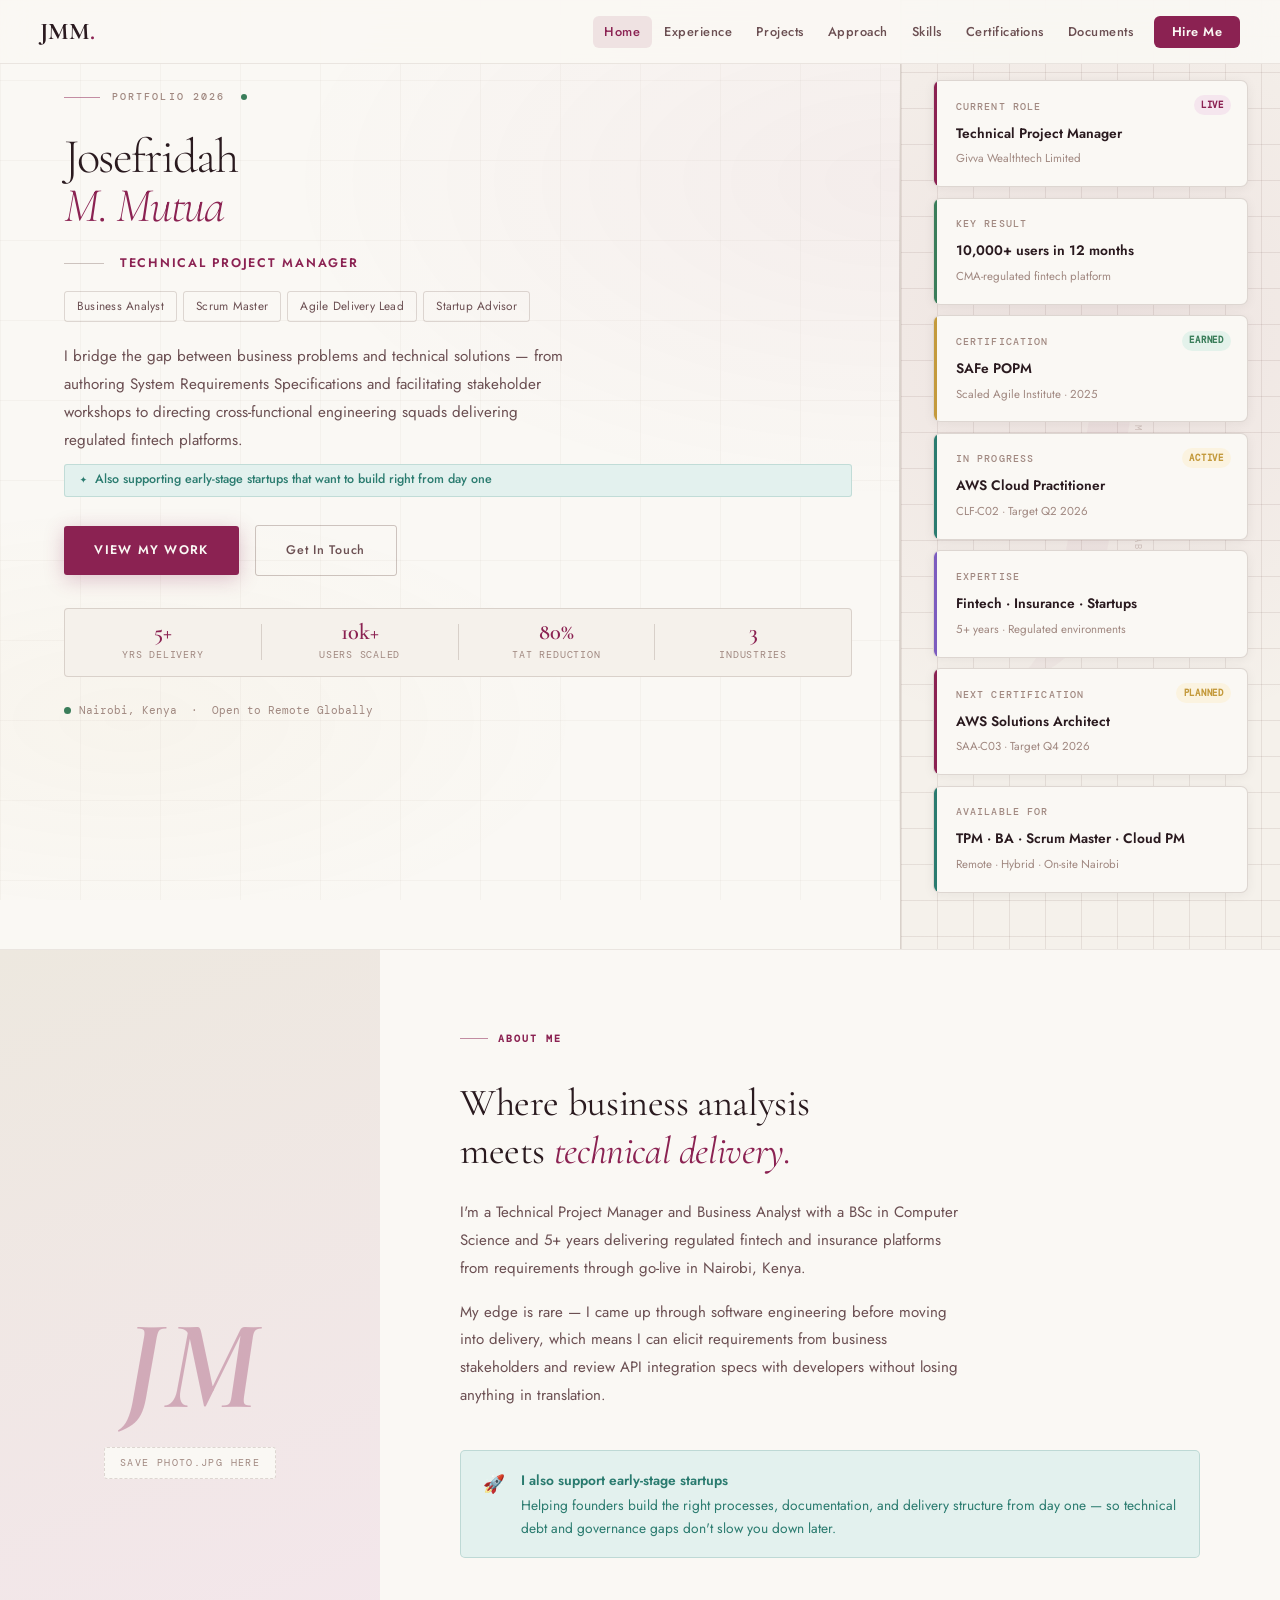
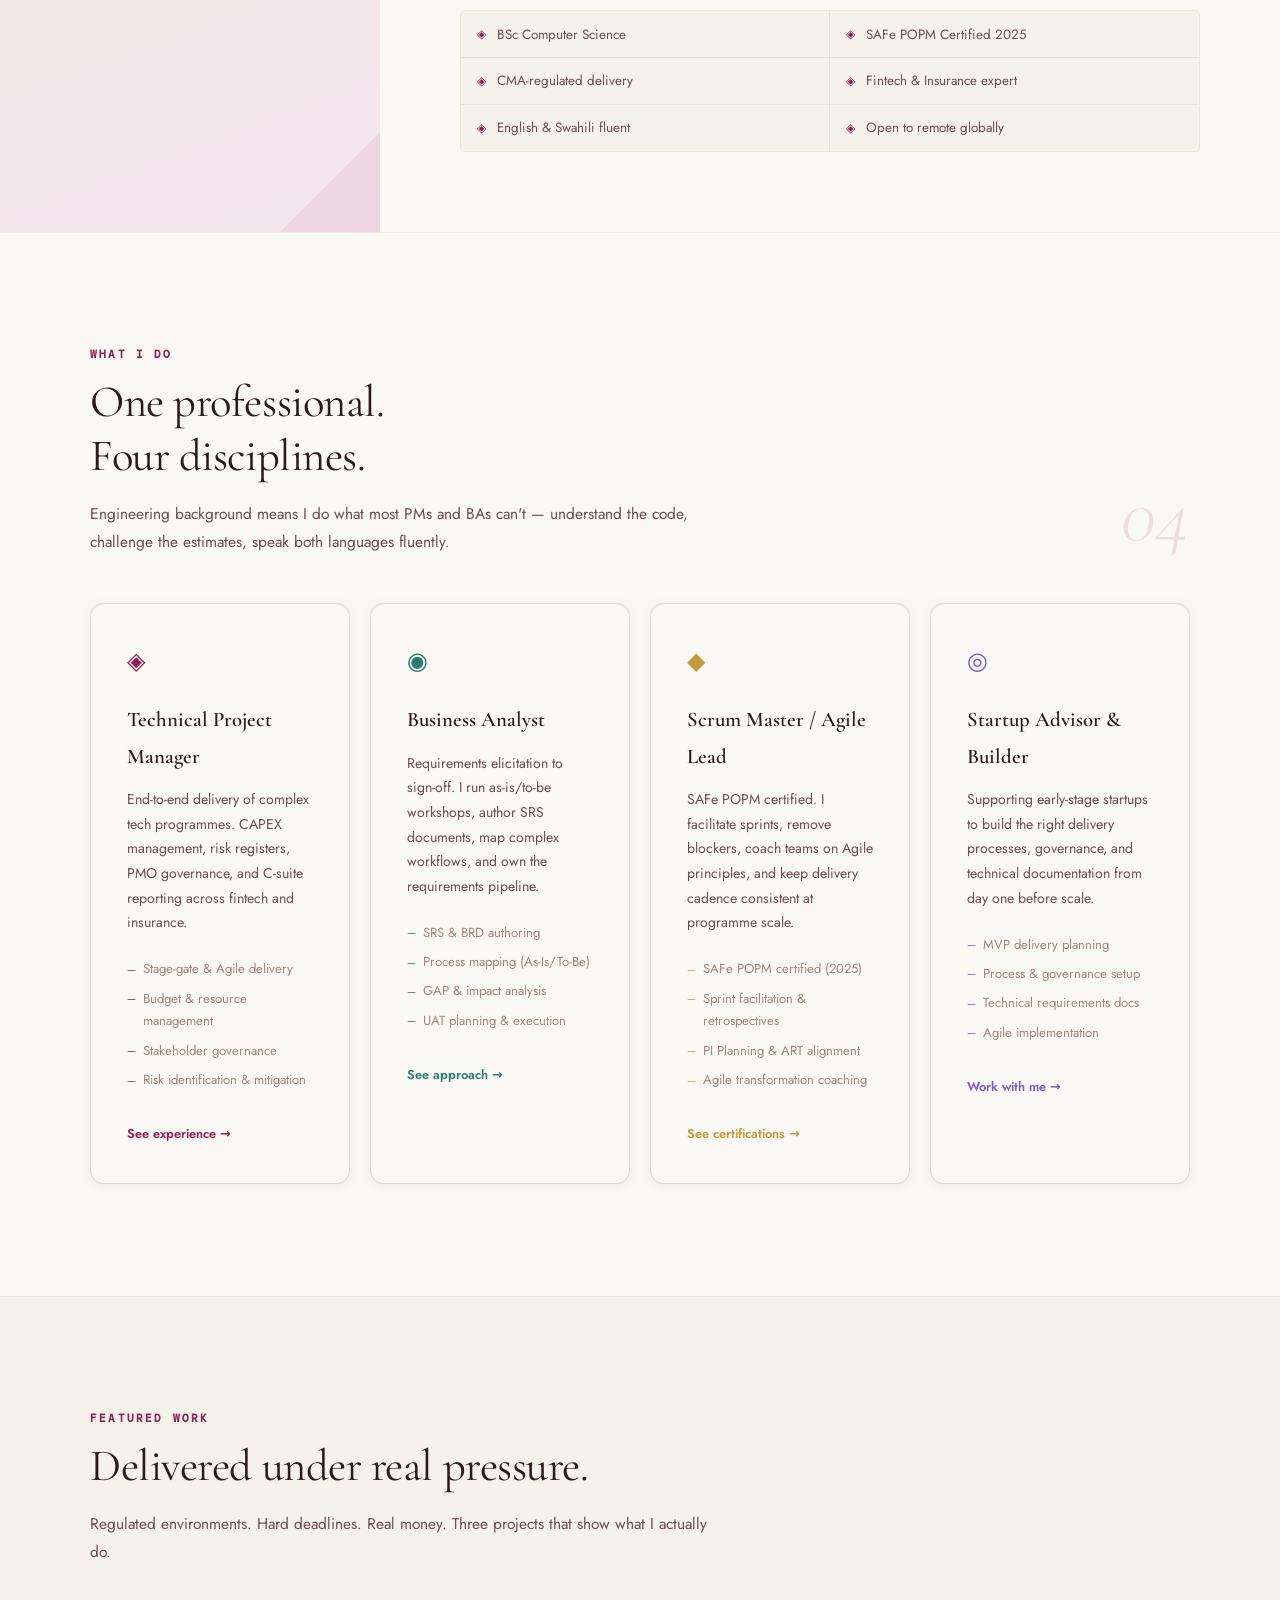
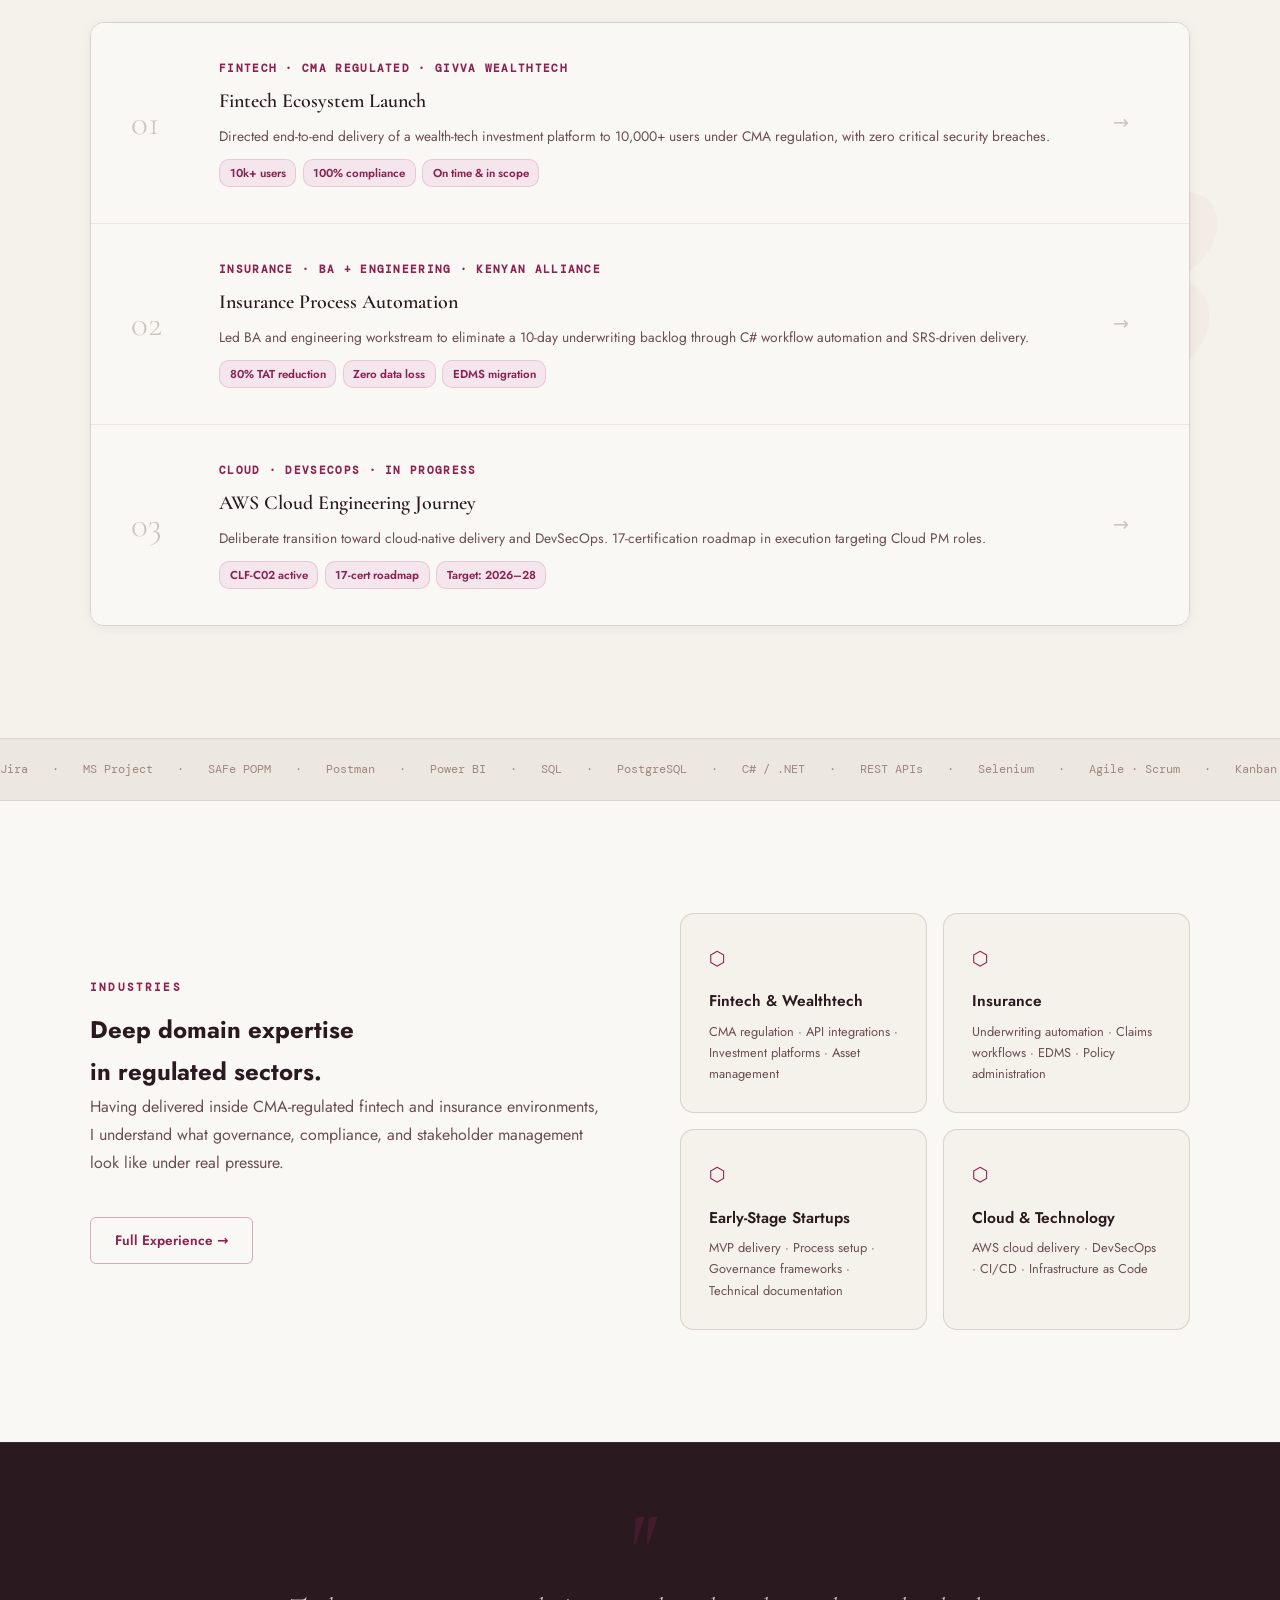
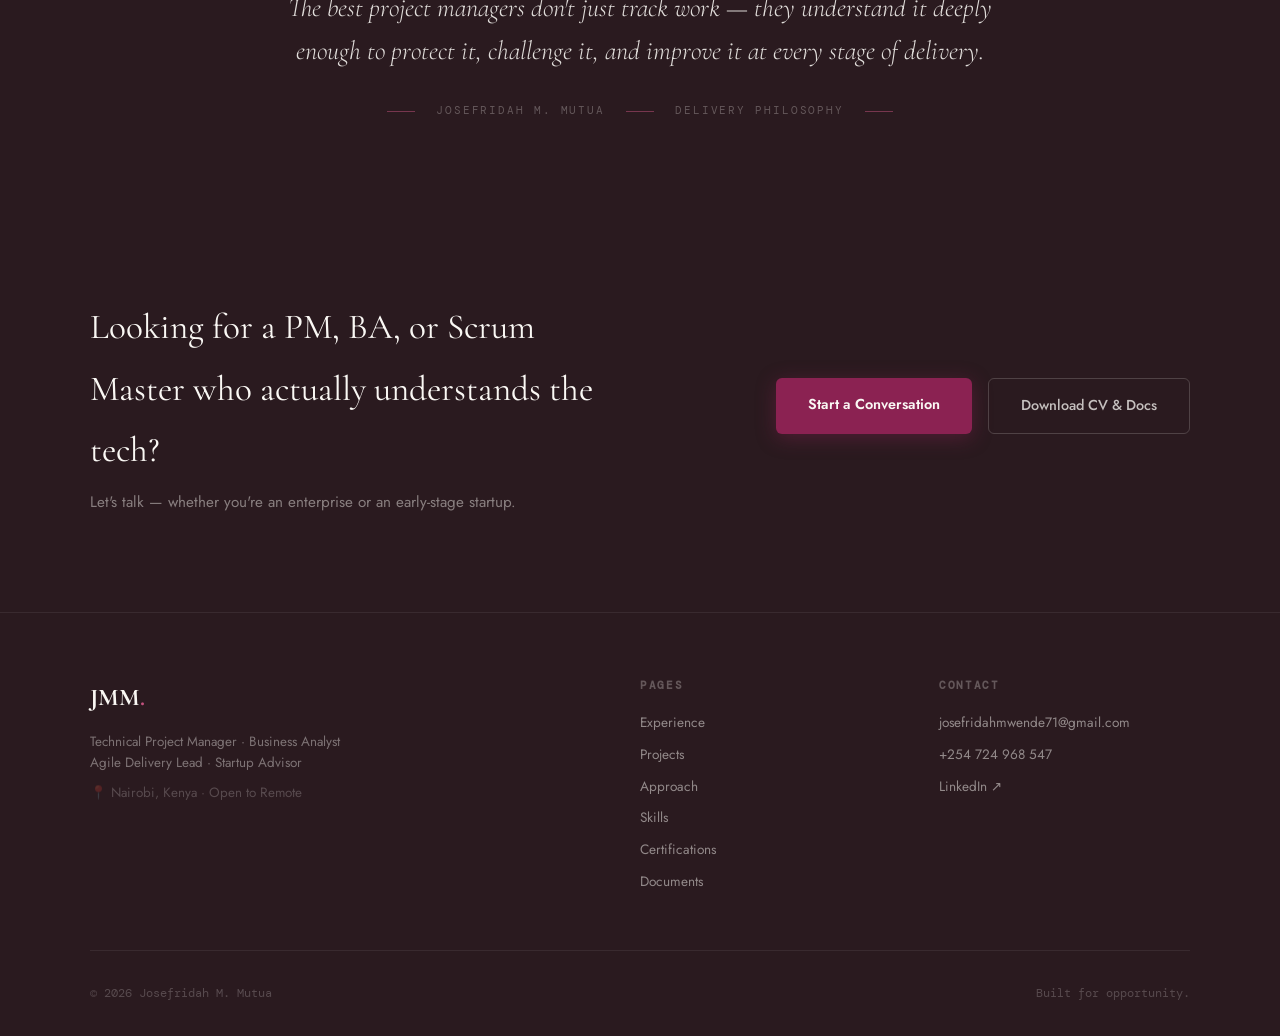
<file: josefridah-portfolio/index.html>
<!DOCTYPE html>
<html lang="en">

<head>
  <meta charset="UTF-8">
  <meta name="viewport" content="width=device-width, initial-scale=1.0">
  <title>Josefridah M. Mutua — TPM · BA · Agile Lead</title>
  <link rel="preconnect" href="https://fonts.googleapis.com">
  <link href="https://fonts.googleapis.com/css2?family=Cormorant+Garamond:ital,wght@0,300;0,400;0,600;0,700;1,300;1,400;1,600&family=Jost:wght@300;400;500;600&family=DM+Mono:wght@400;500&display=swap" rel="stylesheet">
  <link rel="stylesheet" href="css/main.css">
  <style>
    /* ═══ HERO — two-column premium layout ═══ */
    .hero {
      display: grid;
      grid-template-columns: 1fr 380px;
      padding: 0;
      max-width: 100%;
      margin: 0;
      overflow: hidden;
      min-height: 100vh;
    }

    .hero-left {
      display: flex;
      flex-direction: column;
      justify-content: center;
      padding: 5.5rem 3rem 3.5rem 5vw;
      position: relative;
      z-index: 1;
      justify-content: flex-start;
    }

    .hero-left::after {
      content: '';
      position: absolute;
      right: 0;
      top: 8%;
      bottom: 8%;
      width: 1px;
      background: linear-gradient(to bottom, transparent, var(--border2) 25%, var(--border2) 75%, transparent);
    }

    .hero-eyebrow {
      display: flex;
      align-items: center;
      gap: 0.75rem;
      margin-bottom: 1.75rem;
    }

    .hero-eyebrow-line {
      width: 36px;
      height: 1px;
      background: var(--accent);
      opacity: 0.5;
    }

    .hero-eyebrow-text {
      font-family: var(--font-mono);
      font-size: 0.65rem;
      font-weight: 500;
      letter-spacing: 0.2em;
      text-transform: uppercase;
      color: var(--text3);
    }

    .avail-dot {
      width: 6px;
      height: 6px;
      border-radius: 50%;
      background: var(--green);
      animation: blink 2.5s infinite;
      margin-left: 0.25rem;
    }

    .hero-name-block {
      margin-bottom: 1.5rem;
    }

    .hero-firstname {
      font-family: var(--font-display);
      font-size: clamp(2.2rem, 3.8vw, 3.8rem);
      font-weight: 300;
      line-height: 0.95;
      letter-spacing: -0.03em;
      color: var(--text);
      display: block;
    }

    .hero-lastname {
      font-family: var(--font-display);
      font-size: clamp(2.2rem, 3.8vw, 3.8rem);
      font-weight: 300;
      line-height: 0.95;
      letter-spacing: -0.03em;
      color: var(--accent);
      font-style: italic;
      display: block;
      margin-top: 0.05em;
    }

    .hero-divider {
      display: flex;
      align-items: center;
      gap: 1rem;
      margin-bottom: 1rem;
    }

    .hero-divider-line {
      width: 40px;
      height: 1px;
      background: var(--border3);
    }

    .hero-role-primary {
      font-family: var(--font-body);
      font-size: 0.78rem;
      font-weight: 600;
      letter-spacing: 0.14em;
      text-transform: uppercase;
      color: var(--accent);
    }

    .hero-roles-row {
      display: flex;
      flex-wrap: wrap;
      gap: 0.4rem;
      margin-bottom: 1.25rem;
    }

    .hero-role-chip {
      font-size: 0.74rem;
      font-weight: 400;
      color: var(--text2);
      padding: 0.25rem 0.75rem;
      border: 1px solid var(--border2);
      border-radius: 3px;
      background: transparent;
      letter-spacing: 0.02em;
    }

    .hero-bio-text {
      font-size: 0.95rem;
      color: var(--text2);
      line-height: 1.85;
      max-width: 520px;
      margin-bottom: 0.6rem;
    }

    .hero-startup-note {
      display: inline-flex;
      align-items: center;
      gap: 0.5rem;
      font-size: 0.78rem;
      color: var(--teal);
      background: var(--teal-pale);
      border: 1px solid rgba(42, 123, 111, 0.18);
      padding: 0.3rem 0.9rem;
      border-radius: 3px;
      margin-bottom: 1.75rem;
      font-weight: 500;
    }

    .hero-startup-note::before {
      content: '✦';
      font-size: 0.58rem;
    }

    .hero-ctas {
      display: flex;
      align-items: center;
      gap: 1rem;
      margin-bottom: 2rem;
      flex-wrap: wrap;
    }

    .btn-hero-primary {
      background: var(--accent);
      color: var(--text-inv);
      font-size: 0.78rem;
      font-weight: 600;
      padding: 0.85rem 1.9rem;
      border-radius: 3px;
      transition: var(--transition);
      letter-spacing: 0.1em;
      text-transform: uppercase;
      box-shadow: 0 4px 20px rgba(139, 34, 82, 0.25);
    }

    .btn-hero-primary:hover {
      background: var(--accent2);
      transform: translateY(-2px);
      box-shadow: 0 8px 28px rgba(139, 34, 82, 0.32);
    }

    .btn-hero-ghost {
      font-size: 0.78rem;
      font-weight: 500;
      color: var(--text2);
      padding: 0.85rem 1.9rem;
      border: 1px solid var(--border3);
      border-radius: 3px;
      transition: var(--transition);
      letter-spacing: 0.06em;
    }

    .btn-hero-ghost:hover {
      color: var(--accent);
      border-color: var(--accent);
      background: var(--accent-pale);
    }

    .hero-location-row {
      display: flex;
      align-items: center;
      gap: 0.5rem;
      font-family: var(--font-mono);
      font-size: 0.7rem;
      color: var(--text3);
    }

    /* STATS STRIP */
    .hero-stats-strip {
      grid-column: 1 / -1;
      display: grid;
      grid-template-columns: repeat(4, 1fr);
      border-top: 1px solid var(--border2);
      background: var(--bg2);
    }

    .stat-strip-item {
      padding: 1.75rem 2.5rem;
      border-right: 1px solid var(--border);
      transition: var(--transition);
      cursor: default;
    }

    .stat-strip-item:last-child {
      border-right: none;
    }

    .stat-strip-item:hover {
      background: var(--accent-pale);
    }

    .stat-strip-num {
      font-family: var(--font-display);
      font-size: 2.4rem;
      font-weight: 600;
      color: var(--accent);
      line-height: 1;
      display: block;
      margin-bottom: 0.25rem;
    }

    .stat-strip-label {
      font-family: var(--font-mono);
      font-size: 0.63rem;
      color: var(--text3);
      letter-spacing: 0.1em;
      text-transform: uppercase;
    }

    /* RIGHT PANEL */
    .hero-right {
      position: relative;
      background: var(--bg2);
      display: flex;
      flex-direction: column;
      align-items: center;
      justify-content: center;
      padding: 5rem 2rem 3.5rem;
      overflow: hidden;
      border-left: 1px solid var(--border2);
      justify-content: flex-start;
    }

    .hero-right::before {
      content: '';
      position: absolute;
      inset: 0;
      background-image: radial-gradient(circle at 50% 35%, rgba(139, 34, 82, 0.07) 0%, transparent 65%), linear-gradient(var(--border) 1px, transparent 1px), linear-gradient(90deg, var(--border) 1px, transparent 1px);
      background-size: 100% 100%, 36px 36px, 36px 36px;
    }

    .hero-right-bg-letter {
      position: absolute;
      font-family: var(--font-display);
      font-size: 26rem;
      font-weight: 700;
      font-style: italic;
      color: var(--accent);
      opacity: 0.028;
      line-height: 1;
      user-select: none;
      top: 50%;
      left: 50%;
      transform: translate(-50%, -50%);
      pointer-events: none;
    }

    .hero-vertical-text {
      position: absolute;
      right: 1rem;
      top: 50%;
      transform: translateY(-50%) rotate(90deg);
      font-family: var(--font-mono);
      font-size: 0.58rem;
      letter-spacing: 0.22em;
      text-transform: uppercase;
      color: var(--text3);
      white-space: nowrap;
      opacity: 0.4;
    }

    .credential-stack {
      position: relative;
      width: 100%;
      max-width: 320px;
      width: 100%;
      display: flex;
      flex-direction: column;
      gap: 0.65rem;
      z-index: 1;
    }

    .cred-card {
      background: var(--bg);
      border: 1px solid var(--border2);
      border-radius: 7px;
      padding: 1.1rem 1.35rem;
      box-shadow: var(--shadow-sm);
      transition: var(--transition);
      position: relative;
      overflow: hidden;
    }

    .cred-card::before {
      content: '';
      position: absolute;
      left: 0;
      top: 0;
      bottom: 0;
      width: 3px;
    }

    .cred-card.c-accent::before {
      background: var(--accent);
    }

    .cred-card.c-teal::before {
      background: var(--teal);
    }

    .cred-card.c-gold::before {
      background: var(--gold);
    }

    .cred-card.c-green::before {
      background: var(--green);
    }

    .cred-card.c-purple::before {
      background: #7C5CBF;
    }

    .cred-card:hover {
      transform: translateX(5px);
      box-shadow: var(--shadow-md);
    }

    .cred-label {
      font-family: var(--font-mono);
      font-size: 0.6rem;
      font-weight: 500;
      letter-spacing: 0.12em;
      text-transform: uppercase;
      color: var(--text3);
      display: block;
      margin-bottom: 0.2rem;
    }

    .cred-value {
      font-size: 0.86rem;
      font-weight: 600;
      color: var(--text);
      line-height: 1.3;
    }

    .cred-sub {
      font-size: 0.72rem;
      color: var(--text3);
      margin-top: 0.12rem;
      display: block;
    }

    .cred-badge {
      position: absolute;
      top: 0.9rem;
      right: 1rem;
      font-size: 0.58rem;
      font-weight: 700;
      padding: 0.12rem 0.45rem;
      border-radius: 10px;
      letter-spacing: 0.08em;
      text-transform: uppercase;
      font-family: var(--font-mono);
    }

    .badge-earned {
      background: var(--green-pale);
      color: var(--green);
    }

    .badge-active {
      background: var(--gold-pale);
      color: var(--gold);
    }

    .badge-live {
      background: var(--accent-pale);
      color: var(--accent);
    }


    .hero-metrics-row {
      display: flex;
      align-items: center;
      gap: 0;
      margin-bottom: 1.5rem;
      background: var(--bg2);
      border: 1px solid var(--border2);
      border-radius: 4px;
      overflow: hidden;
    }

    .hm-item {
      display: flex;
      flex-direction: column;
      align-items: center;
      padding: 0.75rem 1.25rem;
      flex: 1;
      transition: var(--transition);
    }

    .hm-item:hover {
      background: var(--accent-pale);
    }

    .hm-num {
      font-family: var(--font-display);
      font-size: 1.4rem;
      font-weight: 600;
      color: var(--accent);
      line-height: 1;
    }

    .hm-label {
      font-family: var(--font-mono);
      font-size: 0.6rem;
      color: var(--text3);
      letter-spacing: 0.08em;
      text-transform: uppercase;
      margin-top: 0.2rem;
    }

    .hm-sep {
      width: 1px;
      height: 36px;
      background: var(--border2);
      flex-shrink: 0;
    }

    /* ═══ ABOUT — full bleed two-column ═══ */
    .about-section {
      padding: 0;
      background: var(--bg);
      border-top: 1px solid var(--border);
    }

    .about-inner {
      display: grid;
      grid-template-columns: 380px 1fr;
      min-height: 620px;
    }

    .about-photo-col {
      position: relative;
      overflow: hidden;
      background: var(--bg3);
    }

    .about-photo-col img {
      width: 100%;
      height: 100%;
      object-fit: cover;
      object-position: center top;
      display: block;
    }

    .about-photo-placeholder {
      width: 100%;
      height: 100%;
      min-height: 620px;
      display: flex;
      flex-direction: column;
      align-items: center;
      justify-content: center;
      background: linear-gradient(160deg, var(--bg3) 0%, var(--accent-pale) 100%);
      gap: 1rem;
    }

    .app-initials {
      font-family: var(--font-display);
      font-size: 8rem;
      font-weight: 700;
      font-style: italic;
      color: var(--accent);
      opacity: 0.3;
      line-height: 1;
    }

    .app-label {
      font-family: var(--font-mono);
      font-size: 0.62rem;
      letter-spacing: 0.14em;
      text-transform: uppercase;
      color: var(--text3);
      background: var(--bg);
      border: 1px dashed var(--border2);
      padding: 0.4rem 0.9rem;
      border-radius: 3px;
    }

    .about-photo-col::after {
      content: '';
      position: absolute;
      bottom: 0;
      right: 0;
      width: 100px;
      height: 100px;
      background: var(--accent);
      opacity: 0.08;
      clip-path: polygon(100% 0, 100% 100%, 0 100%);
    }

    .about-text-col {
      padding: 5rem;
      display: flex;
      flex-direction: column;
      justify-content: center;
    }

    .about-section-tag {
      display: inline-flex;
      align-items: center;
      gap: 0.65rem;
      font-family: var(--font-mono);
      font-size: 0.62rem;
      font-weight: 600;
      letter-spacing: 0.2em;
      text-transform: uppercase;
      color: var(--accent);
      margin-bottom: 2rem;
    }

    .about-section-tag::before {
      content: '';
      width: 28px;
      height: 1px;
      background: var(--accent);
      opacity: 0.5;
    }

    .about-text-col h2 {
      font-family: var(--font-display);
      font-size: clamp(1.8rem, 3vw, 2.5rem);
      font-weight: 400;
      color: var(--text);
      line-height: 1.25;
      margin-bottom: 1.5rem;
      letter-spacing: -0.01em;
    }

    .about-text-col h2 em {
      color: var(--accent);
      font-style: italic;
    }

    .about-text-col p {
      font-size: 0.94rem;
      color: var(--text2);
      line-height: 1.85;
      margin-bottom: 1rem;
      max-width: 500px;
    }

    .about-startup-strip {
      display: flex;
      align-items: flex-start;
      gap: 1rem;
      background: var(--teal-pale);
      border: 1px solid rgba(42, 123, 111, 0.2);
      border-radius: 5px;
      padding: 1.1rem 1.4rem;
      margin: 1.5rem 0;
    }

    .ast-icon {
      font-size: 1.1rem;
      flex-shrink: 0;
    }

    .ast-text {
      font-size: 0.86rem;
      color: var(--teal);
      line-height: 1.65;
    }

    .ast-text strong {
      font-weight: 600;
      display: block;
      margin-bottom: 0.2rem;
      color: var(--teal);
    }

    .about-facts {
      display: grid;
      grid-template-columns: 1fr 1fr;
      gap: 0;
      margin-top: 1.75rem;
      border: 1px solid var(--border);
      border-radius: 5px;
      overflow: hidden;
    }

    .fact-item {
      display: flex;
      align-items: center;
      gap: 0.65rem;
      font-size: 0.84rem;
      color: var(--text2);
      padding: 0.7rem 1rem;
      border-bottom: 1px solid var(--border);
      border-right: 1px solid var(--border);
      background: var(--bg2);
      transition: var(--transition);
    }

    .fact-item:hover {
      background: var(--accent-pale);
      color: var(--accent);
    }

    .fact-item:nth-child(even) {
      border-right: none;
    }

    .fact-item:nth-last-child(-n+2) {
      border-bottom: none;
    }

    .fact-icon {
      font-size: 0.75rem;
      color: var(--accent);
      flex-shrink: 0;
    }

    /* ═══ QUOTE SECTION ═══ */
    .quote-section {
      padding: 5rem 0;
      background: var(--bg-dark);
      border-top: 1px solid rgba(250, 248, 244, 0.07);
    }

    .quote-inner {
      max-width: 720px;
      margin: 0 auto;
      text-align: center;
    }

    .quote-mark {
      font-family: var(--font-display);
      font-size: 5rem;
      font-weight: 700;
      font-style: italic;
      color: var(--accent);
      opacity: 0.28;
      line-height: 0.5;
      margin-bottom: 1.5rem;
      display: block;
    }

    .quote-text {
      font-family: var(--font-display);
      font-size: clamp(1.2rem, 2.2vw, 1.65rem);
      font-weight: 300;
      font-style: italic;
      color: var(--text-inv);
      line-height: 1.65;
      margin-bottom: 1.75rem;
      opacity: 0.88;
    }

    .quote-attr {
      font-family: var(--font-mono);
      font-size: 0.66rem;
      letter-spacing: 0.18em;
      text-transform: uppercase;
      color: rgba(250, 248, 244, 0.28);
    }

    .quote-divider {
      display: inline-block;
      width: 28px;
      height: 1px;
      background: var(--accent3);
      margin: 0 0.75rem;
      vertical-align: middle;
      opacity: 0.5;
    }

    /* ═══ ROLES ═══ */
    .roles-section-header {
      display: flex;
      justify-content: space-between;
      align-items: flex-end;
      margin-bottom: 3rem;
    }

    .roles-section-header .section-header {
      margin-bottom: 0;
    }

    .roles-count {
      font-family: var(--font-display);
      font-size: 5rem;
      font-weight: 300;
      font-style: italic;
      color: var(--accent);
      opacity: 0.12;
      line-height: 1;
      user-select: none;
    }

    /* ═══ FEATURED ═══ */
    .featured-section {
      position: relative;
    }

    .featured-bg-num {
      position: absolute;
      right: 4%;
      top: 50%;
      transform: translateY(-50%);
      font-family: var(--font-display);
      font-size: 20rem;
      font-weight: 700;
      font-style: italic;
      color: var(--accent);
      opacity: 0.025;
      line-height: 1;
      user-select: none;
      pointer-events: none;
      z-index: 0;
    }

    /* ═══ RESPONSIVE ═══ */
    @media (max-width: 1024px) {
      .hero {
        grid-template-columns: 1fr;
        grid-template-rows: auto auto;
      }

      .hero-right {
        display: none;
      }

      .hero-left {
        padding: 8rem 2.5rem 4rem;
      }

      .hero-left::after {
        display: none;
      }

      .hero-stats-strip {
        grid-template-columns: repeat(2, 1fr);
      }

      .about-inner {
        grid-template-columns: 1fr;
      }

      .about-photo-col {
        min-height: 380px;
      }

      .about-photo-placeholder {
        min-height: 380px;
      }

      .about-text-col {
        padding: 3.5rem 2.5rem;
      }
    }

    @media (max-width: 768px) {
      .hero-stats-strip {
        grid-template-columns: repeat(2, 1fr);
      }

      .stat-strip-item {
        padding: 1.25rem 1.5rem;
      }

      .roles-section-header {
        flex-direction: column;
        align-items: flex-start;
        gap: 0;
      }

      .roles-count {
        display: none;
      }

      .about-facts {
        grid-template-columns: 1fr;
      }

      .fact-item {
        border-right: none !important;
      }

      .fact-item:nth-last-child(-n+2) {
        border-bottom: 1px solid var(--border) !important;
      }

      .fact-item:last-child {
        border-bottom: none !important;
      }
    }
  </style>
</head>

<body>

  <nav id="nav">
    <a href="index.html" class="nav-logo">JMM<span>.</span></a>
    <button class="nav-toggle" id="navToggle" aria-label="menu">
      <span></span><span></span><span></span>
    </button>
    <ul class="nav-links" id="navLinks">
      <li><a href="index.html" class="active">Home</a></li>
      <li><a href="pages/experience.html">Experience</a></li>
      <li><a href="pages/projects.html">Projects</a></li>
      <li><a href="pages/approach.html">Approach</a></li>
      <li><a href="pages/skills.html">Skills</a></li>
      <li><a href="pages/certifications.html">Certifications</a></li>
      <li><a href="pages/documents.html">Documents</a></li>
      <li><a href="pages/contact.html" class="nav-cta">Hire Me</a></li>
    </ul>
  </nav>

  <!-- HERO -->
  <section class="hero">
    <div class="hero-bg">
      <div class="hero-grid"></div>
    </div>

    <div class="hero-left">
      <div class="hero-eyebrow reveal">
        <span class="hero-eyebrow-line"></span>
        <span class="hero-eyebrow-text">Portfolio 2026</span>
        <span class="avail-dot"></span>
      </div>
      <div class="hero-name-block reveal-up">
        <span class="hero-firstname">Josefridah</span>
        <span class="hero-lastname">M. Mutua</span>
      </div>
      <div class="hero-divider reveal-up delay-1">
        <span class="hero-divider-line"></span>
        <span class="hero-role-primary">Technical Project Manager</span>
      </div>
      <div class="hero-roles-row reveal-up delay-1">
        <span class="hero-role-chip">Business Analyst</span>
        <span class="hero-role-chip">Scrum Master</span>
        <span class="hero-role-chip">Agile Delivery Lead</span>
        <span class="hero-role-chip">Startup Advisor</span>
      </div>
      <p class="hero-bio-text reveal-up delay-2">
        I bridge the gap between business problems and technical solutions — from authoring System Requirements Specifications and facilitating stakeholder workshops to directing cross-functional engineering squads delivering regulated fintech platforms.
      </p>
      <div class="hero-startup-note reveal-up delay-2">
        Also supporting early-stage startups that want to build right from day one
      </div>
      <div class="hero-ctas reveal-up delay-3">
        <a href="pages/projects.html" class="btn-hero-primary">View My Work</a>
        <a href="pages/contact.html" class="btn-hero-ghost">Get In Touch</a>
      </div>
      <div class="hero-metrics-row reveal delay-3">
        <div class="hm-item">
          <span class="hm-num">5+</span>
          <span class="hm-label">yrs delivery</span>
        </div>
        <span class="hm-sep"></span>
        <div class="hm-item">
          <span class="hm-num">10k+</span>
          <span class="hm-label">users scaled</span>
        </div>
        <span class="hm-sep"></span>
        <div class="hm-item">
          <span class="hm-num">80%</span>
          <span class="hm-label">TAT reduction</span>
        </div>
        <span class="hm-sep"></span>
        <div class="hm-item">
          <span class="hm-num">3</span>
          <span class="hm-label">industries</span>
        </div>
      </div>
      <div class="hero-location-row reveal delay-4">
        <span class="dot-green"></span>
        Nairobi, Kenya &nbsp;·&nbsp; Open to Remote Globally
      </div>
    </div>

    <div class="hero-right">
      <div class="hero-right-bg-letter">J</div>
      <span class="hero-vertical-text">josefridah m. mutua · available 2026</span>
      <div class="credential-stack">
        <div class="cred-card c-accent">
          <span class="cred-label">Current Role</span>
          <span class="cred-value">Technical Project Manager</span>
          <span class="cred-sub">Givva Wealthtech Limited</span>
          <span class="cred-badge badge-live">Live</span>
        </div>
        <div class="cred-card c-green">
          <span class="cred-label">Key Result</span>
          <span class="cred-value">10,000+ users in 12 months</span>
          <span class="cred-sub">CMA-regulated fintech platform</span>
        </div>
        <div class="cred-card c-gold">
          <span class="cred-label">Certification</span>
          <span class="cred-value">SAFe POPM</span>
          <span class="cred-sub">Scaled Agile Institute · 2025</span>
          <span class="cred-badge badge-earned">Earned</span>
        </div>
        <div class="cred-card c-teal">
          <span class="cred-label">In Progress</span>
          <span class="cred-value">AWS Cloud Practitioner</span>
          <span class="cred-sub">CLF-C02 · Target Q2 2026</span>
          <span class="cred-badge badge-active">Active</span>
        </div>
        <div class="cred-card c-purple">
          <span class="cred-label">Expertise</span>
          <span class="cred-value">Fintech · Insurance · Startups</span>
          <span class="cred-sub">5+ years · Regulated environments</span>
        </div>
        <div class="cred-card c-accent">
          <span class="cred-label">Next certification</span>
          <span class="cred-value">AWS Solutions Architect</span>
          <span class="cred-sub">SAA-C03 · Target Q4 2026</span>
          <span class="cred-badge badge-active">Planned</span>
        </div>
        <div class="cred-card c-teal">
          <span class="cred-label">Available for</span>
          <span class="cred-value">TPM · BA · Scrum Master · Cloud PM</span>
          <span class="cred-sub">Remote · Hybrid · On-site Nairobi</span>
        </div>
      </div>
    </div>


  </section>

  <!-- ABOUT -->
  <section class="about-section">
    <div class="about-inner">
      <div class="about-photo-col fade-in">
        <!--
        ADD YOUR PHOTO:
        1. Save headshot as "photo.jpg" in the josefridah-portfolio folder
        2. Delete the <div class="about-photo-placeholder"> block below
        3. Replace with: <img src="photo.jpg" alt="Josefridah M. Mutua">
      -->
        <div class="about-photo-placeholder">
          <span class="app-initials">JM</span>
          <span class="app-label">Save photo.jpg here</span>
        </div>
      </div>
      <div class="about-text-col fade-in">
        <span class="about-section-tag">About Me</span>
        <h2>Where business analysis<br>meets <em>technical delivery.</em></h2>
        <p>I'm a Technical Project Manager and Business Analyst with a BSc in Computer Science and 5+ years delivering regulated fintech and insurance platforms from requirements through go-live in Nairobi, Kenya.</p>
        <p>My edge is rare — I came up through software engineering before moving into delivery, which means I can elicit requirements from business stakeholders and review API integration specs with developers without losing anything in translation.</p>
        <div class="about-startup-strip">
          <span class="ast-icon">🚀</span>
          <div class="ast-text">
            <strong>I also support early-stage startups</strong>
            Helping founders build the right processes, documentation, and delivery structure from day one — so technical debt and governance gaps don't slow you down later.
          </div>
        </div>
        <div class="about-facts">
          <div class="fact-item"><span class="fact-icon">◈</span>BSc Computer Science</div>
          <div class="fact-item"><span class="fact-icon">◈</span>SAFe POPM Certified 2025</div>
          <div class="fact-item"><span class="fact-icon">◈</span>CMA-regulated delivery</div>
          <div class="fact-item"><span class="fact-icon">◈</span>Fintech & Insurance expert</div>
          <div class="fact-item"><span class="fact-icon">◈</span>English & Swahili fluent</div>
          <div class="fact-item"><span class="fact-icon">◈</span>Open to remote globally</div>
        </div>
      </div>
    </div>
  </section>

  <!-- ROLES -->
  <section class="roles-section">
    <div class="container">
      <div class="roles-section-header">
        <div class="section-header" style="margin-bottom:0">
          <span class="section-eyebrow">What I Do</span>
          <h2>One professional.<br>Four disciplines.</h2>
          <p>Engineering background means I do what most PMs and BAs can't — understand the code, challenge the estimates, speak both languages fluently.</p>
        </div>
        <div class="roles-count">04</div>
      </div>
      <div class="roles-grid">
        <div class="role-card" data-color="accent">
          <div class="role-icon">◈</div>
          <h3>Technical Project Manager</h3>
          <p>End-to-end delivery of complex tech programmes. CAPEX management, risk registers, PMO governance, and C-suite reporting across fintech and insurance.</p>
          <ul>
            <li>Stage-gate & Agile delivery</li>
            <li>Budget & resource management</li>
            <li>Stakeholder governance</li>
            <li>Risk identification & mitigation</li>
          </ul>
          <a href="pages/experience.html" class="role-link">See experience →</a>
        </div>
        <div class="role-card" data-color="teal">
          <div class="role-icon">◉</div>
          <h3>Business Analyst</h3>
          <p>Requirements elicitation to sign-off. I run as-is/to-be workshops, author SRS documents, map complex workflows, and own the requirements pipeline.</p>
          <ul>
            <li>SRS & BRD authoring</li>
            <li>Process mapping (As-Is/To-Be)</li>
            <li>GAP & impact analysis</li>
            <li>UAT planning & execution</li>
          </ul>
          <a href="pages/approach.html" class="role-link">See approach →</a>
        </div>
        <div class="role-card" data-color="gold">
          <div class="role-icon">◆</div>
          <h3>Scrum Master / Agile Lead</h3>
          <p>SAFe POPM certified. I facilitate sprints, remove blockers, coach teams on Agile principles, and keep delivery cadence consistent at programme scale.</p>
          <ul>
            <li>SAFe POPM certified (2025)</li>
            <li>Sprint facilitation & retrospectives</li>
            <li>PI Planning & ART alignment</li>
            <li>Agile transformation coaching</li>
          </ul>
          <a href="pages/certifications.html" class="role-link">See certifications →</a>
        </div>
        <div class="role-card" data-color="purple">
          <div class="role-icon">◎</div>
          <h3>Startup Advisor & Builder</h3>
          <p>Supporting early-stage startups to build the right delivery processes, governance, and technical documentation from day one before scale.</p>
          <ul>
            <li>MVP delivery planning</li>
            <li>Process & governance setup</li>
            <li>Technical requirements docs</li>
            <li>Agile implementation</li>
          </ul>
          <a href="pages/contact.html" class="role-link">Work with me →</a>
        </div>
      </div>
    </div>
  </section>

  <!-- FEATURED PROJECTS -->
  <section class="featured-section" style="padding:7rem 0;background:var(--bg2);border-top:1px solid var(--border);">
    <div class="featured-bg-num">03</div>
    <div class="container" style="position:relative;z-index:1">
      <div class="section-header">
        <span class="section-eyebrow">Featured Work</span>
        <h2>Delivered under real pressure.</h2>
        <p>Regulated environments. Hard deadlines. Real money. Three projects that show what I actually do.</p>
      </div>
      <div class="projects-strip">
        <a href="pages/projects.html#fintech" class="project-strip-card">
          <div class="psc-num">01</div>
          <div class="psc-body">
            <span class="psc-tag">Fintech · CMA Regulated · Givva Wealthtech</span>
            <h3>Fintech Ecosystem Launch</h3>
            <p>Directed end-to-end delivery of a wealth-tech investment platform to 10,000+ users under CMA regulation, with zero critical security breaches.</p>
            <div class="psc-outcomes"><span>10k+ users</span><span>100% compliance</span><span>On time & in scope</span></div>
          </div>
          <div class="psc-arrow">→</div>
        </a>
        <a href="pages/projects.html#insurance" class="project-strip-card">
          <div class="psc-num">02</div>
          <div class="psc-body">
            <span class="psc-tag">Insurance · BA + Engineering · Kenyan Alliance</span>
            <h3>Insurance Process Automation</h3>
            <p>Led BA and engineering workstream to eliminate a 10-day underwriting backlog through C# workflow automation and SRS-driven delivery.</p>
            <div class="psc-outcomes"><span>80% TAT reduction</span><span>Zero data loss</span><span>EDMS migration</span></div>
          </div>
          <div class="psc-arrow">→</div>
        </a>
        <a href="pages/projects.html#cloud" class="project-strip-card">
          <div class="psc-num">03</div>
          <div class="psc-body">
            <span class="psc-tag">Cloud · DevSecOps · In Progress</span>
            <h3>AWS Cloud Engineering Journey</h3>
            <p>Deliberate transition toward cloud-native delivery and DevSecOps. 17-certification roadmap in execution targeting Cloud PM roles.</p>
            <div class="psc-outcomes"><span>CLF-C02 active</span><span>17-cert roadmap</span><span>Target: 2026–28</span></div>
          </div>
          <div class="psc-arrow">→</div>
        </a>
      </div>
    </div>
  </section>

  <!-- MARQUEE -->
  <div class="marquee-section">
    <div class="marquee-track">
      <div class="marquee-content">
        <span>Jira</span><span>·</span><span>MS Project</span><span>·</span><span>SAFe POPM</span><span>·</span><span>Postman</span><span>·</span><span>Power BI</span><span>·</span><span>SQL</span><span>·</span><span>PostgreSQL</span><span>·</span><span>C# / .NET</span><span>·</span><span>REST APIs</span><span>·</span><span>Selenium</span><span>·</span><span>Agile · Scrum</span><span>·</span><span>Kanban</span><span>·</span><span>AWS</span><span>·</span><span>SRS · BRD · UAT</span><span>·</span><span>PMO Governance</span><span>·</span><span>Jira</span><span>·</span><span>MS Project</span><span>·</span><span>SAFe POPM</span><span>·</span><span>Postman</span><span>·</span><span>Power BI</span><span>·</span><span>SQL</span><span>·</span><span>PostgreSQL</span><span>·</span><span>C# / .NET</span><span>·</span><span>REST APIs</span><span>·</span><span>Selenium</span><span>·</span><span>Agile · Scrum</span><span>·</span><span>Kanban</span><span>·</span><span>AWS</span><span>·</span><span>SRS · BRD · UAT</span><span>·</span><span>PMO Governance</span><span>·</span>
      </div>
    </div>
  </div>

  <!-- INDUSTRIES -->
  <section class="industries-section">
    <div class="container">
      <div class="industries-grid">
        <div class="industry-intro fade-in">
          <span class="section-eyebrow">Industries</span>
          <h2>Deep domain expertise<br>in regulated sectors.</h2>
          <p>Having delivered inside CMA-regulated fintech and insurance environments, I understand what governance, compliance, and stakeholder management look like under real pressure.</p>
          <a href="pages/experience.html" class="btn-outline" style="margin-top:0.5rem;display:inline-block;">Full Experience →</a>
        </div>
        <div class="industry-cards fade-in">
          <div class="industry-card">
            <div class="ic-icon">⬡</div>
            <h4>Fintech & Wealthtech</h4>
            <p>CMA regulation · API integrations · Investment platforms · Asset management</p>
          </div>
          <div class="industry-card">
            <div class="ic-icon">⬡</div>
            <h4>Insurance</h4>
            <p>Underwriting automation · Claims workflows · EDMS · Policy administration</p>
          </div>
          <div class="industry-card">
            <div class="ic-icon">⬡</div>
            <h4>Early-Stage Startups</h4>
            <p>MVP delivery · Process setup · Governance frameworks · Technical documentation</p>
          </div>
          <div class="industry-card">
            <div class="ic-icon">⬡</div>
            <h4>Cloud & Technology</h4>
            <p>AWS cloud delivery · DevSecOps · CI/CD · Infrastructure as Code</p>
          </div>
        </div>
      </div>
    </div>
  </section>

  <!-- QUOTE -->
  <section class="quote-section">
    <div class="container">
      <div class="quote-inner fade-in">
        <span class="quote-mark">"</span>
        <p class="quote-text">The best project managers don't just track work — they understand it deeply enough to protect it, challenge it, and improve it at every stage of delivery.</p>
        <div class="quote-attr">
          <span class="quote-divider"></span>
          Josefridah M. Mutua
          <span class="quote-divider"></span>
          Delivery Philosophy
          <span class="quote-divider"></span>
        </div>
      </div>
    </div>
  </section>

  <!-- CTA -->
  <section class="cta-section">
    <div class="container">
      <div class="cta-inner">
        <div class="cta-text">
          <h2>Looking for a PM, BA, or Scrum Master who actually understands the tech?</h2>
          <p>Let's talk — whether you're an enterprise or an early-stage startup.</p>
        </div>
        <div class="cta-actions">
          <a href="pages/contact.html" class="btn-primary-lg">Start a Conversation</a>
          <a href="pages/documents.html" class="btn-ghost-lg">Download CV & Docs</a>
        </div>
      </div>
    </div>
  </section>

  <!-- FOOTER -->
  <footer class="footer">
    <div class="container">
      <div class="footer-grid">
        <div class="footer-brand">
          <span class="nav-logo">JMM<span>.</span></span>
          <p>Technical Project Manager · Business Analyst<br>Agile Delivery Lead · Startup Advisor</p>
          <p class="footer-location">📍 Nairobi, Kenya · Open to Remote</p>
        </div>
        <div class="footer-links">
          <h5>Pages</h5>
          <a href="pages/experience.html">Experience</a>
          <a href="pages/projects.html">Projects</a>
          <a href="pages/approach.html">Approach</a>
          <a href="pages/skills.html">Skills</a>
          <a href="pages/certifications.html">Certifications</a>
          <a href="pages/documents.html">Documents</a>
        </div>
        <div class="footer-contact">
          <h5>Contact</h5>
          <a href="mailto:josefridahmwende71@gmail.com">josefridahmwende71@gmail.com</a>
          <a href="tel:+254724968547">+254 724 968 547</a>
          <a href="https://linkedin.com/in/[your-handle]" target="_blank">LinkedIn ↗</a>
        </div>
      </div>
      <div class="footer-bottom">
        <span>© 2026 Josefridah M. Mutua</span>
        <span>Built for opportunity.</span>
      </div>
    </div>
  </footer>

  <script src="js/main.js"></script>
</body>

</html>
</file>
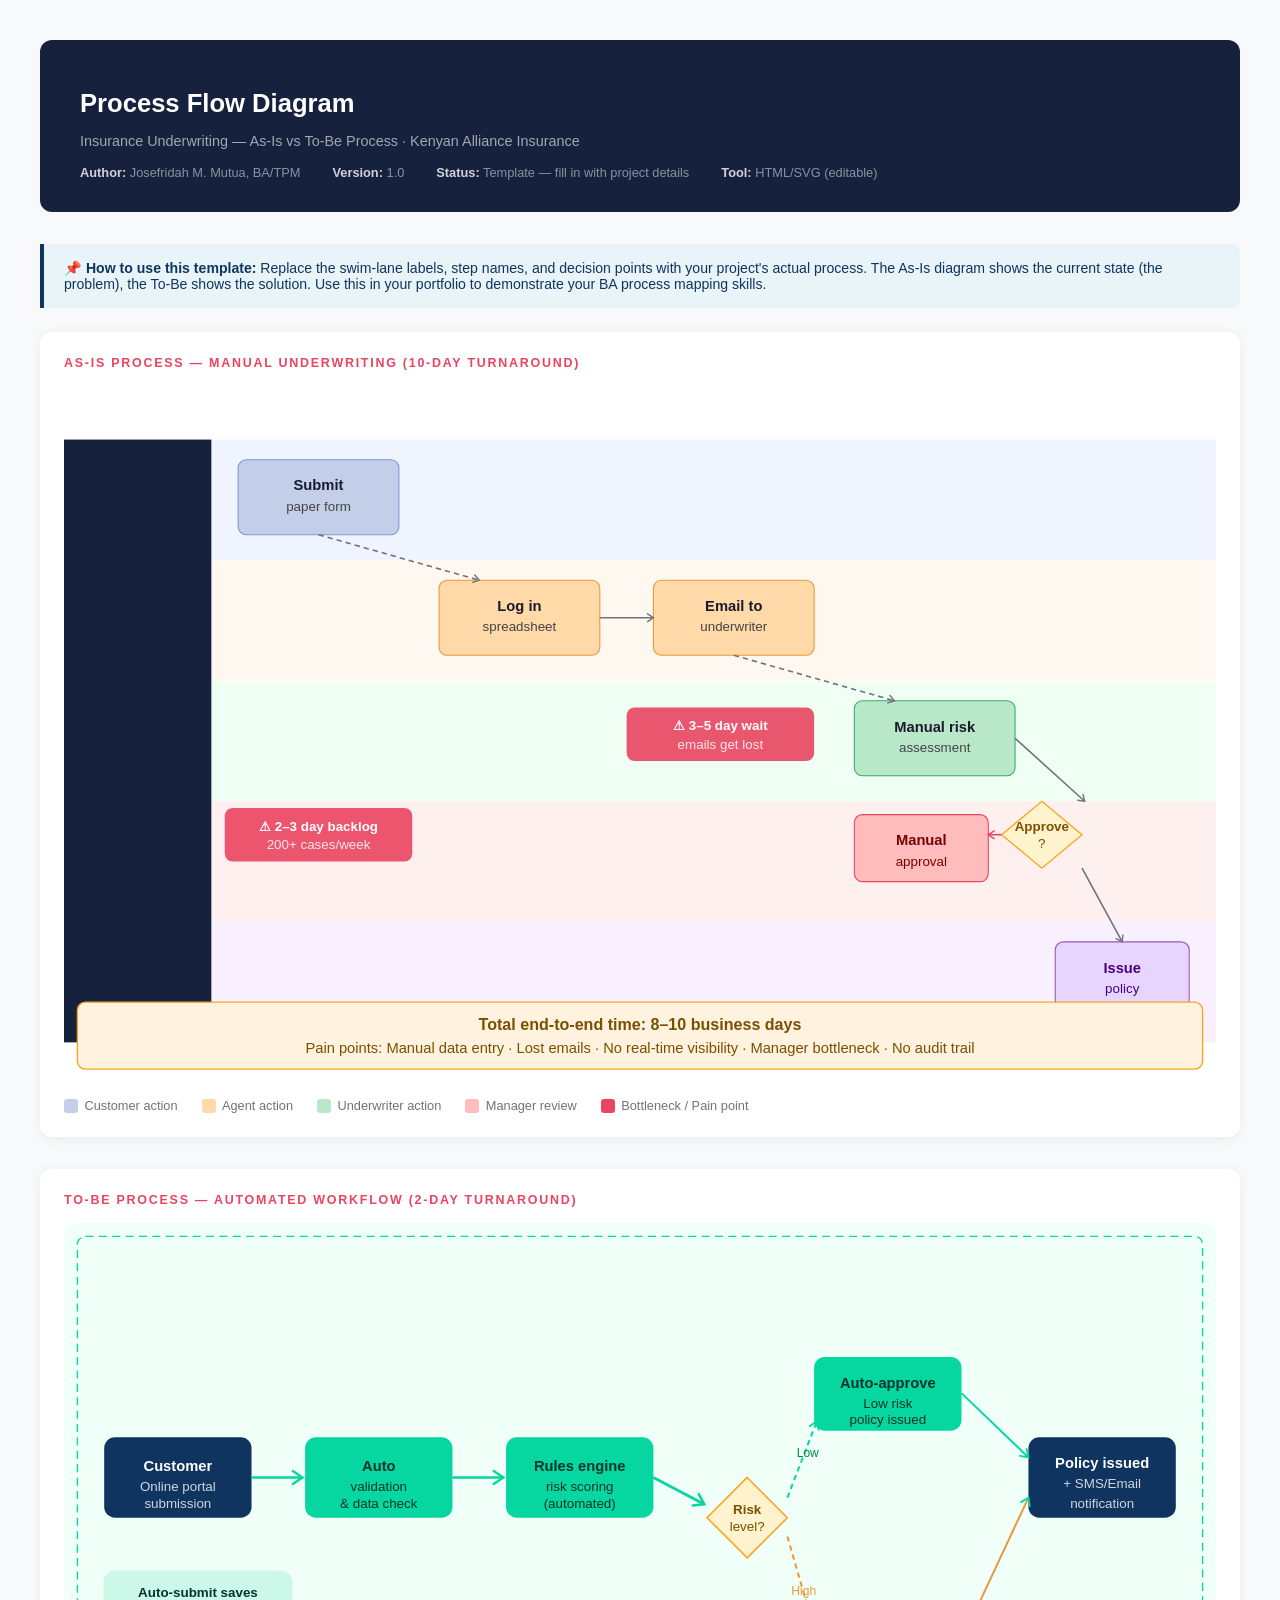
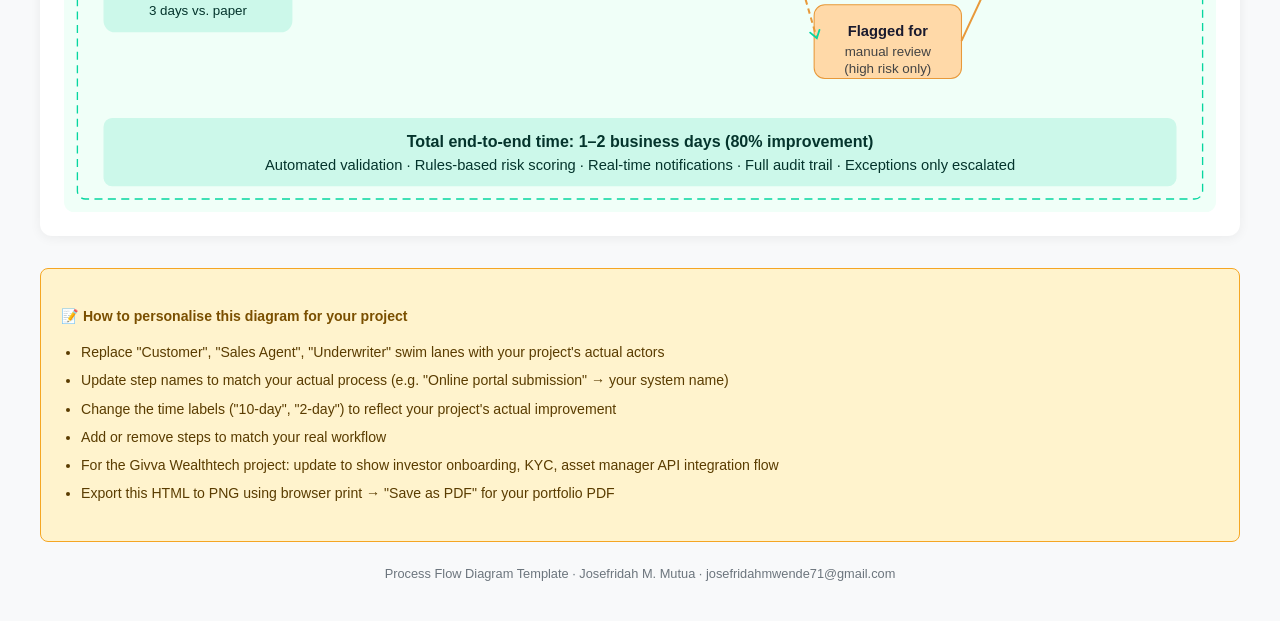
<file: josefridah-portfolio/Artifact_ProcessFlow_Diagram.html>
<!DOCTYPE html>
<html lang="en">
<head>
<meta charset="UTF-8">
<title>Process Flow Diagram — Insurance Underwriting</title>
<style>
  body{font-family:'Segoe UI',Arial,sans-serif;background:#f8f9fa;padding:2rem;color:#1a1a2e}
  .header{background:#16213E;color:#fff;padding:2rem 2.5rem;border-radius:12px;margin-bottom:2rem}
  .header h1{font-size:1.6rem;margin-bottom:.3rem}
  .header p{color:rgba(255,255,255,.6);font-size:.9rem}
  .meta{display:flex;gap:2rem;margin-top:1rem;font-size:.8rem;color:rgba(255,255,255,.5)}
  .meta strong{color:rgba(255,255,255,.8)}
  .diagram-wrap{background:#fff;border-radius:12px;padding:1.5rem;margin-bottom:2rem;box-shadow:0 2px 12px rgba(0,0,0,.06)}
  .diagram-title{font-size:.78rem;font-weight:700;letter-spacing:.14em;color:#E94560;text-transform:uppercase;margin-bottom:1rem}
  .legend{display:flex;gap:1.5rem;flex-wrap:wrap;margin:1rem 0 0;font-size:.8rem;color:#6c757d}
  .legend-item{display:flex;align-items:center;gap:.4rem}
  .legend-dot{width:14px;height:14px;border-radius:3px}
  .note{background:#e8f4f8;border-left:4px solid #0F3460;padding:1rem 1.25rem;border-radius:0 8px 8px 0;font-size:.88rem;color:#0F3460;margin-bottom:1.5rem}
  .fill-guide{background:#fff3cd;border:1px solid #f5a623;border-radius:8px;padding:1.25rem;margin-top:2rem;font-size:.88rem}
  .fill-guide h4{color:#7a4f00;margin-bottom:.5rem}
  .fill-guide ul{padding-left:1.25rem;line-height:2;color:#5a3c00}
</style>
</head>
<body>

<div class="header">
  <h1>Process Flow Diagram</h1>
  <p>Insurance Underwriting — As-Is vs To-Be Process · Kenyan Alliance Insurance</p>
  <div class="meta">
    <span><strong>Author:</strong> Josefridah M. Mutua, BA/TPM</span>
    <span><strong>Version:</strong> 1.0</span>
    <span><strong>Status:</strong> Template — fill in with project details</span>
    <span><strong>Tool:</strong> HTML/SVG (editable)</span>
  </div>
</div>

<div class="note">
  📌 <strong>How to use this template:</strong> Replace the swim-lane labels, step names, and decision points with your project's actual process. The As-Is diagram shows the current state (the problem), the To-Be shows the solution. Use this in your portfolio to demonstrate your BA process mapping skills.
</div>

<!-- AS-IS DIAGRAM -->
<div class="diagram-wrap">
  <div class="diagram-title">As-Is Process — Manual Underwriting (10-Day Turnaround)</div>
  <svg width="100%" viewBox="0 0 860 520" style="display:block">
    <defs>
      <marker id="arr" viewBox="0 0 10 10" refX="8" refY="5" markerWidth="6" markerHeight="6" orient="auto">
        <path d="M2 1L8 5L2 9" fill="none" stroke="#6c757d" stroke-width="1.5" stroke-linecap="round"/>
      </marker>
      <marker id="arr-red" viewBox="0 0 10 10" refX="8" refY="5" markerWidth="6" markerHeight="6" orient="auto">
        <path d="M2 1L8 5L2 9" fill="none" stroke="#E94560" stroke-width="1.5" stroke-linecap="round"/>
      </marker>
    </defs>

    <!-- Swim lane backgrounds -->
    <rect x="0" y="40" width="860" height="90" fill="#f0f4ff" rx="0"/>
    <rect x="0" y="130" width="860" height="90" fill="#fff8f0" rx="0"/>
    <rect x="0" y="220" width="860" height="90" fill="#f0fff4" rx="0"/>
    <rect x="0" y="310" width="860" height="90" fill="#fff0f0" rx="0"/>
    <rect x="0" y="400" width="860" height="90" fill="#f8f0ff" rx="0"/>

    <!-- Lane labels -->
    <rect x="0" y="40" width="110" height="450" fill="#16213E" rx="0"/>
    <text transform="rotate(-90,55,260)" x="0" y="0" text-anchor="middle" font-family="Arial" font-size="11" font-weight="700" fill="rgba(255,255,255,0.9)">Customer</text>
    <text transform="rotate(-90,55,175)" x="0" y="0" text-anchor="middle" font-family="Arial" font-size="11" font-weight="700" fill="rgba(255,255,255,0.9)">Sales Agent</text>
    <text transform="rotate(-90,55,265)" x="0" y="0" text-anchor="middle" font-family="Arial" font-size="11" font-weight="700" fill="rgba(255,255,255,0.9)">Underwriter</text>
    <text transform="rotate(-90,55,355)" x="0" y="0" text-anchor="middle" font-family="Arial" font-size="11" font-weight="700" fill="rgba(255,255,255,0.9)">Manager</text>
    <text transform="rotate(-90,55,445)" x="0" y="0" text-anchor="middle" font-family="Arial" font-size="11" font-weight="700" fill="rgba(255,255,255,0.9)">Finance</text>

    <!-- ROW 1: Customer -->
    <rect x="130" y="55" width="120" height="56" rx="6" fill="#C3CFE8" stroke="#7B97D4" stroke-width="0.8"/>
    <text x="190" y="78" text-anchor="middle" font-family="Arial" font-size="11" font-weight="700" fill="#1a1a2e">Submit</text>
    <text x="190" y="93" text-anchor="middle" font-family="Arial" font-size="10" fill="#444">paper form</text>

    <!-- ROW 2: Sales Agent -->
    <rect x="280" y="145" width="120" height="56" rx="6" fill="#FFD9A8" stroke="#E8993A" stroke-width="0.8"/>
    <text x="340" y="168" text-anchor="middle" font-family="Arial" font-size="11" font-weight="700" fill="#1a1a2e">Log in</text>
    <text x="340" y="183" text-anchor="middle" font-family="Arial" font-size="10" fill="#444">spreadsheet</text>

    <rect x="440" y="145" width="120" height="56" rx="6" fill="#FFD9A8" stroke="#E8993A" stroke-width="0.8"/>
    <text x="500" y="168" text-anchor="middle" font-family="Arial" font-size="11" font-weight="700" fill="#1a1a2e">Email to</text>
    <text x="500" y="183" text-anchor="middle" font-family="Arial" font-size="10" fill="#444">underwriter</text>

    <!-- ROW 3: Underwriter -->
    <rect x="590" y="235" width="120" height="56" rx="6" fill="#B8E8C8" stroke="#3DAA6A" stroke-width="0.8"/>
    <text x="650" y="258" text-anchor="middle" font-family="Arial" font-size="11" font-weight="700" fill="#1a1a2e">Manual risk</text>
    <text x="650" y="273" text-anchor="middle" font-family="Arial" font-size="10" fill="#444">assessment</text>

    <!-- Decision diamond -->
    <polygon points="730,310 760,335 730,360 700,335" fill="#fff3cd" stroke="#f5a623" stroke-width="1"/>
    <text x="730" y="332" text-anchor="middle" font-family="Arial" font-size="10" font-weight="700" fill="#7a4f00">Approve</text>
    <text x="730" y="345" text-anchor="middle" font-family="Arial" font-size="10" fill="#7a4f00">?</text>

    <!-- ROW 4: Manager approval -->
    <rect x="590" y="320" width="100" height="50" rx="6" fill="#FFBCBC" stroke="#E94560" stroke-width="0.8"/>
    <text x="640" y="343" text-anchor="middle" font-family="Arial" font-size="11" font-weight="700" fill="#7a0000">Manual</text>
    <text x="640" y="358" text-anchor="middle" font-family="Arial" font-size="10" fill="#7a0000">approval</text>

    <!-- ROW 5: Finance -->
    <rect x="740" y="415" width="100" height="50" rx="6" fill="#E8D5FF" stroke="#9B59B6" stroke-width="0.8"/>
    <text x="790" y="438" text-anchor="middle" font-family="Arial" font-size="11" font-weight="700" fill="#4a0080">Issue</text>
    <text x="790" y="453" text-anchor="middle" font-family="Arial" font-size="10" fill="#4a0080">policy</text>

    <!-- BOTTLENECK callout -->
    <rect x="420" y="240" width="140" height="40" rx="6" fill="#E94560" opacity="0.9"/>
    <text x="490" y="257" text-anchor="middle" font-family="Arial" font-size="10" font-weight="700" fill="#fff">⚠ 3–5 day wait</text>
    <text x="490" y="271" text-anchor="middle" font-family="Arial" font-size="10" fill="rgba(255,255,255,.85)">emails get lost</text>

    <rect x="120" y="315" width="140" height="40" rx="6" fill="#E94560" opacity="0.9"/>
    <text x="190" y="332" text-anchor="middle" font-family="Arial" font-size="10" font-weight="700" fill="#fff">⚠ 2–3 day backlog</text>
    <text x="190" y="346" text-anchor="middle" font-family="Arial" font-size="10" fill="rgba(255,255,255,.85)">200+ cases/week</text>

    <!-- Arrows -->
    <line x1="190" y1="111" x2="310" y2="145" stroke="#6c757d" stroke-width="1.2" stroke-dasharray="4,3" marker-end="url(#arr)"/>
    <line x1="400" y1="173" x2="440" y2="173" stroke="#6c757d" stroke-width="1.2" marker-end="url(#arr)"/>
    <line x1="500" y1="201" x2="620" y2="235" stroke="#6c757d" stroke-width="1.2" stroke-dasharray="4,3" marker-end="url(#arr)"/>
    <line x1="710" y1="263" x2="762" y2="310" stroke="#6c757d" stroke-width="1.2" marker-end="url(#arr)"/>
    <line x1="700" y1="335" x2="690" y2="335" stroke="#E94560" stroke-width="1.2" marker-end="url(#arr-red)"/>
    <line x1="760" y1="360" x2="790" y2="415" stroke="#6c757d" stroke-width="1.2" marker-end="url(#arr)"/>

    <!-- Total time label -->
    <rect x="10" y="460" width="840" height="50" rx="6" fill="#fff3e0" stroke="#f5a623" stroke-width="1"/>
    <text x="430" y="481" text-anchor="middle" font-family="Arial" font-size="12" font-weight="700" fill="#7a4f00">Total end-to-end time: 8–10 business days</text>
    <text x="430" y="498" text-anchor="middle" font-family="Arial" font-size="11" fill="#7a4f00">Pain points: Manual data entry · Lost emails · No real-time visibility · Manager bottleneck · No audit trail</text>
  </svg>
  <div class="legend">
    <div class="legend-item"><div class="legend-dot" style="background:#C3CFE8"></div>Customer action</div>
    <div class="legend-item"><div class="legend-dot" style="background:#FFD9A8"></div>Agent action</div>
    <div class="legend-item"><div class="legend-dot" style="background:#B8E8C8"></div>Underwriter action</div>
    <div class="legend-item"><div class="legend-dot" style="background:#FFBCBC"></div>Manager review</div>
    <div class="legend-item"><div class="legend-dot" style="background:#E94560"></div>Bottleneck / Pain point</div>
  </div>
</div>

<!-- TO-BE DIAGRAM -->
<div class="diagram-wrap">
  <div class="diagram-title">To-Be Process — Automated Workflow (2-Day Turnaround)</div>
  <svg width="100%" viewBox="0 0 860 440" style="display:block">
    <defs>
      <marker id="arr2" viewBox="0 0 10 10" refX="8" refY="5" markerWidth="6" markerHeight="6" orient="auto">
        <path d="M2 1L8 5L2 9" fill="none" stroke="#06D6A0" stroke-width="1.5" stroke-linecap="round"/>
      </marker>
    </defs>

    <!-- Background -->
    <rect x="0" y="0" width="860" height="440" fill="#f0fff8" rx="8"/>
    <rect x="10" y="10" width="840" height="420" fill="none" stroke="#06D6A0" stroke-width="1" rx="6" stroke-dasharray="6,4"/>

    <!-- Steps left to right -->
    <!-- Step 1 -->
    <rect x="30" y="160" width="110" height="60" rx="8" fill="#0F3460" stroke="none"/>
    <text x="85" y="185" text-anchor="middle" font-family="Arial" font-size="11" font-weight="700" fill="#fff">Customer</text>
    <text x="85" y="200" text-anchor="middle" font-family="Arial" font-size="10" fill="rgba(255,255,255,.8)">Online portal</text>
    <text x="85" y="213" text-anchor="middle" font-family="Arial" font-size="10" fill="rgba(255,255,255,.8)">submission</text>

    <!-- Step 2 -->
    <rect x="180" y="160" width="110" height="60" rx="8" fill="#06D6A0" stroke="none"/>
    <text x="235" y="185" text-anchor="middle" font-family="Arial" font-size="11" font-weight="700" fill="#04342C">Auto</text>
    <text x="235" y="200" text-anchor="middle" font-family="Arial" font-size="10" fill="#04342C">validation</text>
    <text x="235" y="213" text-anchor="middle" font-family="Arial" font-size="10" fill="#04342C">&amp; data check</text>

    <!-- Step 3 -->
    <rect x="330" y="160" width="110" height="60" rx="8" fill="#06D6A0" stroke="none"/>
    <text x="385" y="185" text-anchor="middle" font-family="Arial" font-size="11" font-weight="700" fill="#04342C">Rules engine</text>
    <text x="385" y="200" text-anchor="middle" font-family="Arial" font-size="10" fill="#04342C">risk scoring</text>
    <text x="385" y="213" text-anchor="middle" font-family="Arial" font-size="10" fill="#04342C">(automated)</text>

    <!-- Decision -->
    <polygon points="510,190 540,220 510,250 480,220" fill="#fff3cd" stroke="#f5a623" stroke-width="1.2"/>
    <text x="510" y="217" text-anchor="middle" font-family="Arial" font-size="10" font-weight="700" fill="#7a4f00">Risk</text>
    <text x="510" y="230" text-anchor="middle" font-family="Arial" font-size="10" fill="#7a4f00">level?</text>

    <!-- Low risk path -->
    <rect x="560" y="100" width="110" height="55" rx="8" fill="#06D6A0"/>
    <text x="615" y="123" text-anchor="middle" font-family="Arial" font-size="11" font-weight="700" fill="#04342C">Auto-approve</text>
    <text x="615" y="138" text-anchor="middle" font-family="Arial" font-size="10" fill="#04342C">Low risk</text>
    <text x="615" y="150" text-anchor="middle" font-family="Arial" font-size="10" fill="#04342C">policy issued</text>

    <!-- High risk path -->
    <rect x="560" y="285" width="110" height="55" rx="8" fill="#FFD9A8" stroke="#E8993A" stroke-width="0.8"/>
    <text x="615" y="308" text-anchor="middle" font-family="Arial" font-size="11" font-weight="700" fill="#1a1a2e">Flagged for</text>
    <text x="615" y="323" text-anchor="middle" font-family="Arial" font-size="10" fill="#444">manual review</text>
    <text x="615" y="336" text-anchor="middle" font-family="Arial" font-size="10" fill="#444">(high risk only)</text>

    <!-- Final step -->
    <rect x="720" y="160" width="110" height="60" rx="8" fill="#0F3460"/>
    <text x="775" y="183" text-anchor="middle" font-family="Arial" font-size="11" font-weight="700" fill="#fff">Policy issued</text>
    <text x="775" y="198" text-anchor="middle" font-family="Arial" font-size="10" fill="rgba(255,255,255,.8)">+ SMS/Email</text>
    <text x="775" y="213" text-anchor="middle" font-family="Arial" font-size="10" fill="rgba(255,255,255,.8)">notification</text>

    <!-- Arrows -->
    <line x1="140" y1="190" x2="178" y2="190" stroke="#06D6A0" stroke-width="2" marker-end="url(#arr2)"/>
    <line x1="290" y1="190" x2="328" y2="190" stroke="#06D6A0" stroke-width="2" marker-end="url(#arr2)"/>
    <line x1="440" y1="190" x2="478" y2="210" stroke="#06D6A0" stroke-width="2" marker-end="url(#arr2)"/>
    <line x1="540" y1="205" x2="562" y2="148" stroke="#06D6A0" stroke-width="1.5" stroke-dasharray="4,3" marker-end="url(#arr2)"/>
    <text x="547" y="175" font-family="Arial" font-size="9" fill="#06873f">Low</text>
    <line x1="540" y1="234" x2="562" y2="310" stroke="#E8993A" stroke-width="1.5" stroke-dasharray="4,3" marker-end="url(#arr2)"/>
    <text x="543" y="278" font-family="Arial" font-size="9" fill="#E8993A">High</text>
    <line x1="670" y1="127" x2="720" y2="175" stroke="#06D6A0" stroke-width="1.5" marker-end="url(#arr2)"/>
    <line x1="670" y1="312" x2="720" y2="205" stroke="#E8993A" stroke-width="1.5" marker-end="url(#arr2)"/>

    <!-- Time callout -->
    <rect x="30" y="260" width="140" height="45" rx="8" fill="#06D6A0" opacity="0.15" stroke="#06D6A0" stroke-width="1"/>
    <text x="100" y="279" text-anchor="middle" font-family="Arial" font-size="10" font-weight="700" fill="#04342C">Auto-submit saves</text>
    <text x="100" y="293" text-anchor="middle" font-family="Arial" font-size="10" fill="#04342C">3 days vs. paper</text>

    <!-- Total time label -->
    <rect x="30" y="370" width="800" height="50" rx="6" fill="#06D6A0" opacity="0.15" stroke="#06D6A0" stroke-width="1"/>
    <text x="430" y="391" text-anchor="middle" font-family="Arial" font-size="12" font-weight="700" fill="#04342C">Total end-to-end time: 1–2 business days (80% improvement)</text>
    <text x="430" y="408" text-anchor="middle" font-family="Arial" font-size="11" fill="#04342C">Automated validation · Rules-based risk scoring · Real-time notifications · Full audit trail · Exceptions only escalated</text>
  </svg>
</div>

<div class="fill-guide">
  <h4>📝 How to personalise this diagram for your project</h4>
  <ul>
    <li>Replace "Customer", "Sales Agent", "Underwriter" swim lanes with your project's actual actors</li>
    <li>Update step names to match your actual process (e.g. "Online portal submission" → your system name)</li>
    <li>Change the time labels ("10-day", "2-day") to reflect your project's actual improvement</li>
    <li>Add or remove steps to match your real workflow</li>
    <li>For the Givva Wealthtech project: update to show investor onboarding, KYC, asset manager API integration flow</li>
    <li>Export this HTML to PNG using browser print → "Save as PDF" for your portfolio PDF</li>
  </ul>
</div>

<div style="margin-top:1.5rem;font-size:.8rem;color:#6c757d;text-align:center">
  Process Flow Diagram Template · Josefridah M. Mutua · josefridahmwende71@gmail.com
</div>
</body>
</html>
</file>
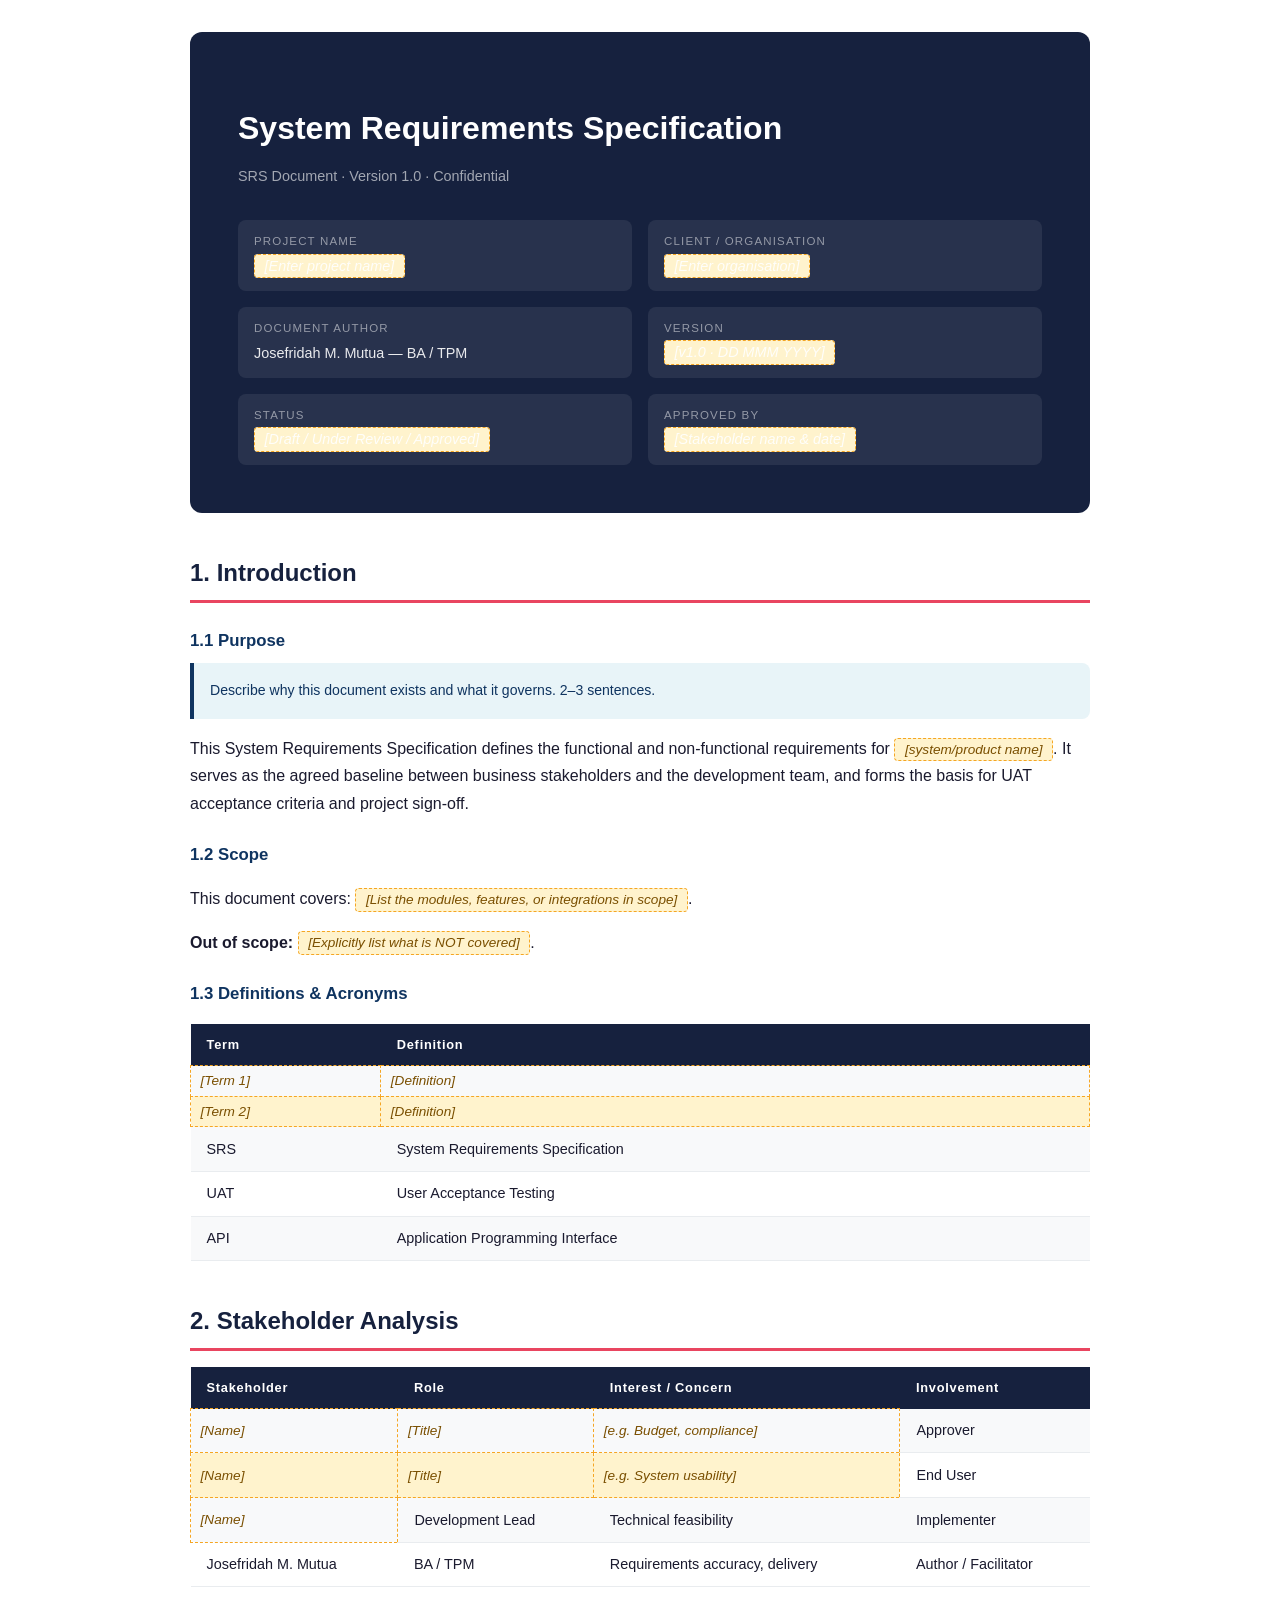
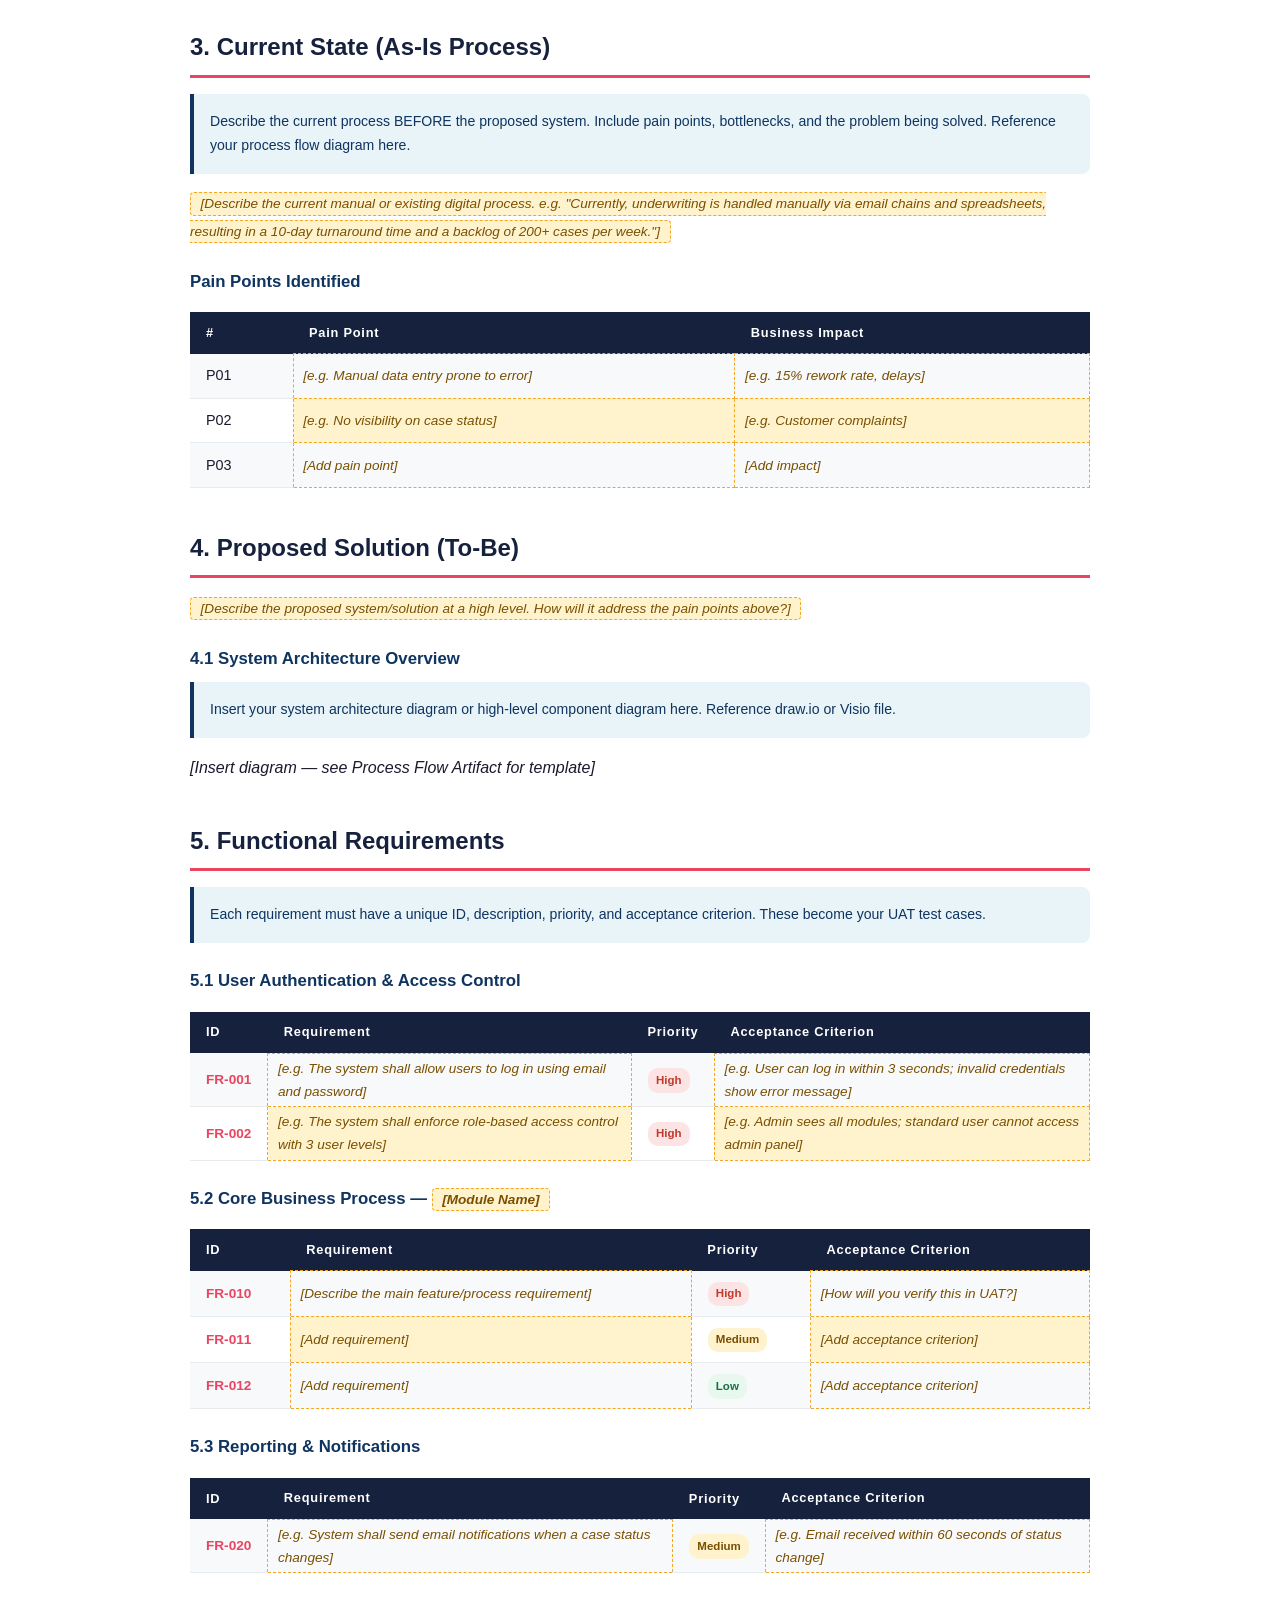
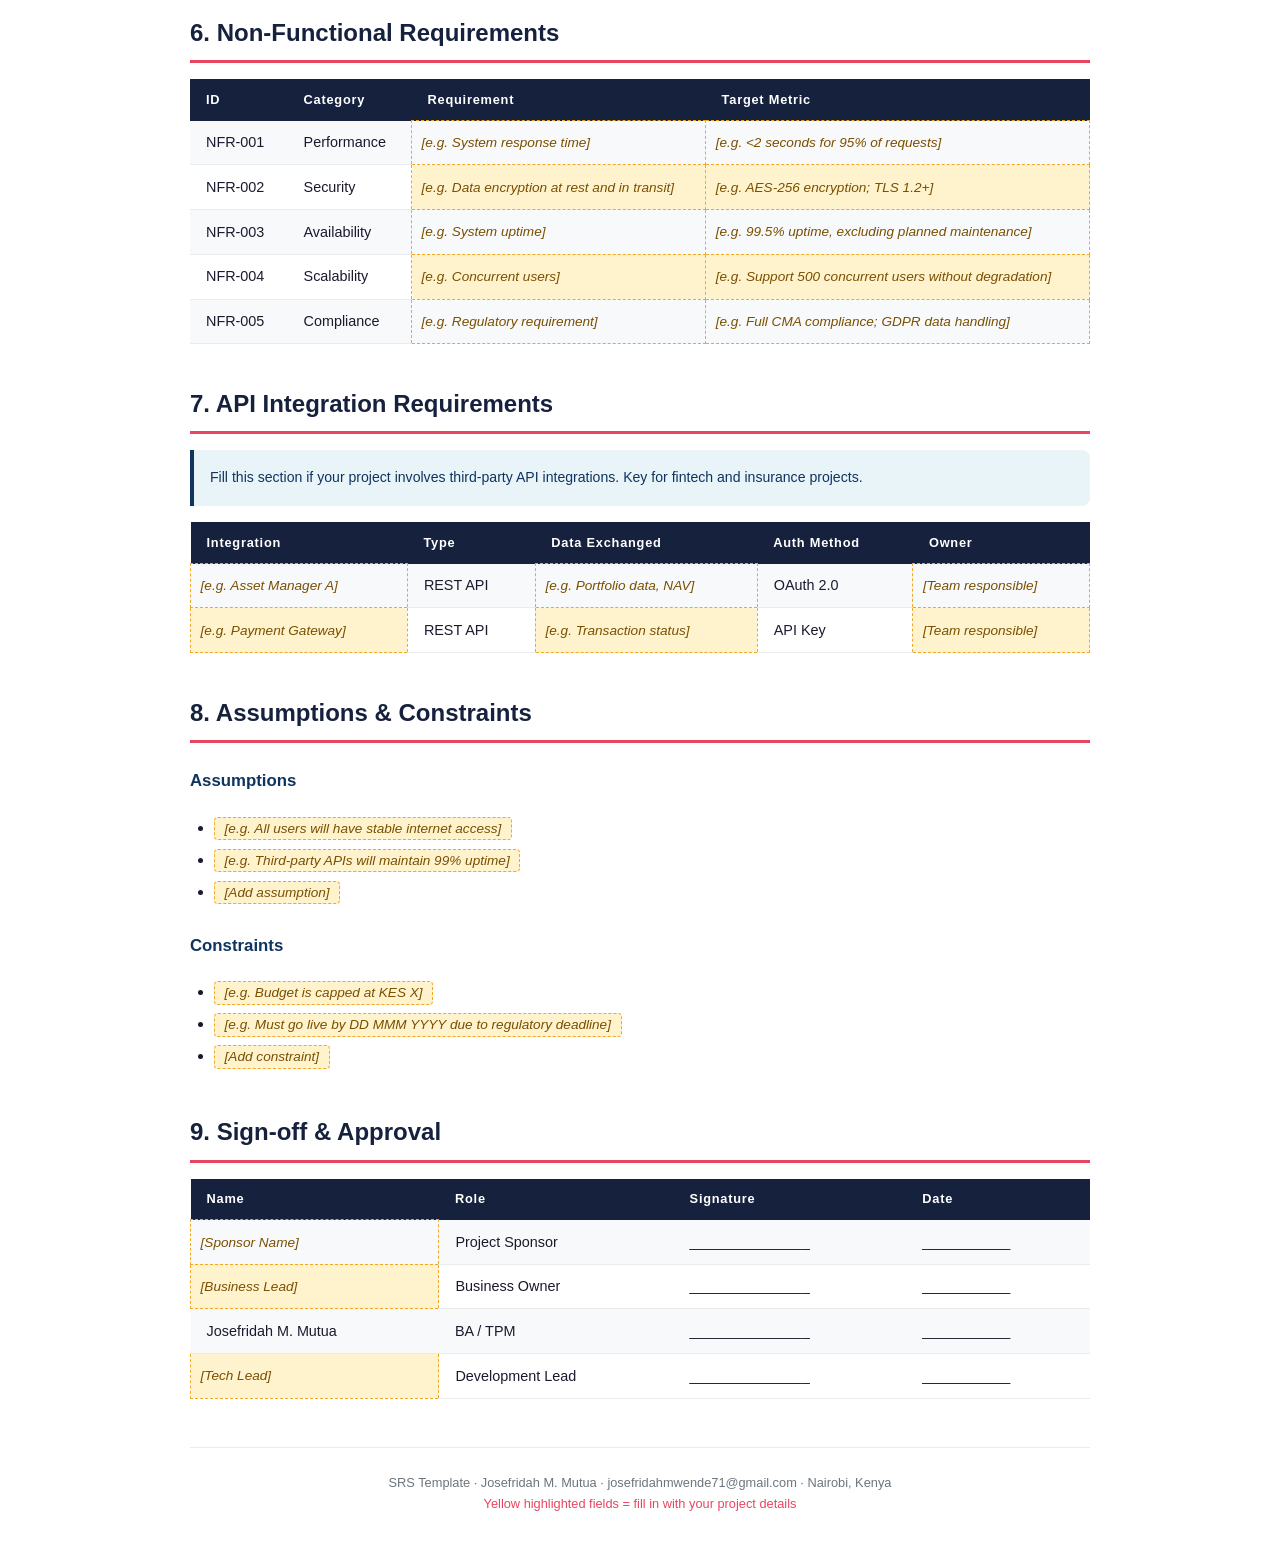
<file: josefridah-portfolio/Artifact_SRS_Template.html>
<!DOCTYPE html>
<html lang="en">
<head>
<meta charset="UTF-8">
<title>System Requirements Specification — Template</title>
<style>
  body{font-family:'Segoe UI',Arial,sans-serif;max-width:900px;margin:0 auto;padding:2rem;color:#1a1a2e;line-height:1.7}
  .cover{background:#16213E;color:#fff;padding:3rem;border-radius:12px;margin-bottom:2rem}
  .cover h1{font-size:2rem;margin-bottom:.5rem}
  .cover .sub{color:rgba(255,255,255,.6);font-size:.9rem}
  .meta-grid{display:grid;grid-template-columns:1fr 1fr;gap:1rem;margin-top:2rem}
  .meta-field{background:rgba(255,255,255,.08);border-radius:8px;padding:.75rem 1rem}
  .meta-field label{font-size:.72rem;color:rgba(255,255,255,.5);display:block;letter-spacing:.1em;text-transform:uppercase}
  .meta-field span{font-size:.9rem;color:rgba(255,255,255,.9)}
  h2{color:#16213E;border-bottom:3px solid #E94560;padding-bottom:.4rem;margin:2.5rem 0 1rem}
  h3{color:#0F3460;margin:1.5rem 0 .5rem;font-size:1.05rem}
  table{width:100%;border-collapse:collapse;margin:1rem 0;font-size:.9rem}
  th{background:#16213E;color:#fff;padding:.6rem 1rem;text-align:left;font-size:.8rem;letter-spacing:.06em}
  td{padding:.6rem 1rem;border-bottom:1px solid #e9ecef}
  tr:nth-child(even) td{background:#f8f9fa}
  .fill{background:#fff3cd;border:1px dashed #f5a623;border-radius:4px;padding:.2rem .6rem;font-style:italic;color:#7a4f00;font-size:.85rem}
  .section-note{background:#e8f4f8;border-left:4px solid #0F3460;padding:1rem;border-radius:0 8px 8px 0;font-size:.88rem;color:#0F3460;margin-bottom:1rem}
  .req-row td:first-child{font-weight:700;color:#E94560;white-space:nowrap;font-size:.85rem}
  .priority{display:inline-block;padding:.15rem .5rem;border-radius:10px;font-size:.72rem;font-weight:700}
  .high{background:#fce4e4;color:#c0392b}
  .med{background:#fef3cd;color:#7a4f00}
  .low{background:#e8f8ef;color:#1a6f40}
  footer{margin-top:3rem;padding-top:1.5rem;border-top:1px solid #e9ecef;font-size:.8rem;color:#6c757d;text-align:center}
</style>
</head>
<body>

<div class="cover">
  <h1>System Requirements Specification</h1>
  <div class="sub">SRS Document · Version 1.0 · Confidential</div>
  <div class="meta-grid">
    <div class="meta-field"><label>Project Name</label><span class="fill">[Enter project name]</span></div>
    <div class="meta-field"><label>Client / Organisation</label><span class="fill">[Enter organisation]</span></div>
    <div class="meta-field"><label>Document Author</label><span>Josefridah M. Mutua — BA / TPM</span></div>
    <div class="meta-field"><label>Version</label><span class="fill">[v1.0 · DD MMM YYYY]</span></div>
    <div class="meta-field"><label>Status</label><span class="fill">[Draft / Under Review / Approved]</span></div>
    <div class="meta-field"><label>Approved By</label><span class="fill">[Stakeholder name & date]</span></div>
  </div>
</div>

<!-- 1 -->
<h2>1. Introduction</h2>
<h3>1.1 Purpose</h3>
<div class="section-note">Describe why this document exists and what it governs. 2–3 sentences.</div>
<p>This System Requirements Specification defines the functional and non-functional requirements for <span class="fill">[system/product name]</span>. It serves as the agreed baseline between business stakeholders and the development team, and forms the basis for UAT acceptance criteria and project sign-off.</p>

<h3>1.2 Scope</h3>
<p>This document covers: <span class="fill">[List the modules, features, or integrations in scope]</span>.</p>
<p><strong>Out of scope:</strong> <span class="fill">[Explicitly list what is NOT covered]</span>.</p>

<h3>1.3 Definitions &amp; Acronyms</h3>
<table>
  <tr><th>Term</th><th>Definition</th></tr>
  <tr><td class="fill">[Term 1]</td><td class="fill">[Definition]</td></tr>
  <tr><td class="fill">[Term 2]</td><td class="fill">[Definition]</td></tr>
  <tr><td>SRS</td><td>System Requirements Specification</td></tr>
  <tr><td>UAT</td><td>User Acceptance Testing</td></tr>
  <tr><td>API</td><td>Application Programming Interface</td></tr>
</table>

<!-- 2 -->
<h2>2. Stakeholder Analysis</h2>
<table>
  <tr><th>Stakeholder</th><th>Role</th><th>Interest / Concern</th><th>Involvement</th></tr>
  <tr><td class="fill">[Name]</td><td class="fill">[Title]</td><td class="fill">[e.g. Budget, compliance]</td><td>Approver</td></tr>
  <tr><td class="fill">[Name]</td><td class="fill">[Title]</td><td class="fill">[e.g. System usability]</td><td>End User</td></tr>
  <tr><td class="fill">[Name]</td><td>Development Lead</td><td>Technical feasibility</td><td>Implementer</td></tr>
  <tr><td>Josefridah M. Mutua</td><td>BA / TPM</td><td>Requirements accuracy, delivery</td><td>Author / Facilitator</td></tr>
</table>

<!-- 3 -->
<h2>3. Current State (As-Is Process)</h2>
<div class="section-note">Describe the current process BEFORE the proposed system. Include pain points, bottlenecks, and the problem being solved. Reference your process flow diagram here.</div>
<p><span class="fill">[Describe the current manual or existing digital process. e.g. "Currently, underwriting is handled manually via email chains and spreadsheets, resulting in a 10-day turnaround time and a backlog of 200+ cases per week."]</span></p>

<h3>Pain Points Identified</h3>
<table>
  <tr><th>#</th><th>Pain Point</th><th>Business Impact</th></tr>
  <tr><td>P01</td><td class="fill">[e.g. Manual data entry prone to error]</td><td class="fill">[e.g. 15% rework rate, delays]</td></tr>
  <tr><td>P02</td><td class="fill">[e.g. No visibility on case status]</td><td class="fill">[e.g. Customer complaints]</td></tr>
  <tr><td>P03</td><td class="fill">[Add pain point]</td><td class="fill">[Add impact]</td></tr>
</table>

<!-- 4 -->
<h2>4. Proposed Solution (To-Be)</h2>
<p><span class="fill">[Describe the proposed system/solution at a high level. How will it address the pain points above?]</span></p>

<h3>4.1 System Architecture Overview</h3>
<div class="section-note">Insert your system architecture diagram or high-level component diagram here. Reference draw.io or Visio file.</div>
<p><em>[Insert diagram — see Process Flow Artifact for template]</em></p>

<!-- 5 -->
<h2>5. Functional Requirements</h2>
<div class="section-note">Each requirement must have a unique ID, description, priority, and acceptance criterion. These become your UAT test cases.</div>

<h3>5.1 User Authentication &amp; Access Control</h3>
<table>
  <tr><th>ID</th><th>Requirement</th><th>Priority</th><th>Acceptance Criterion</th></tr>
  <tr class="req-row">
    <td>FR-001</td>
    <td class="fill">[e.g. The system shall allow users to log in using email and password]</td>
    <td><span class="priority high">High</span></td>
    <td class="fill">[e.g. User can log in within 3 seconds; invalid credentials show error message]</td>
  </tr>
  <tr class="req-row">
    <td>FR-002</td>
    <td class="fill">[e.g. The system shall enforce role-based access control with 3 user levels]</td>
    <td><span class="priority high">High</span></td>
    <td class="fill">[e.g. Admin sees all modules; standard user cannot access admin panel]</td>
  </tr>
</table>

<h3>5.2 Core Business Process — <span class="fill">[Module Name]</span></h3>
<table>
  <tr><th>ID</th><th>Requirement</th><th>Priority</th><th>Acceptance Criterion</th></tr>
  <tr class="req-row">
    <td>FR-010</td>
    <td class="fill">[Describe the main feature/process requirement]</td>
    <td><span class="priority high">High</span></td>
    <td class="fill">[How will you verify this in UAT?]</td>
  </tr>
  <tr class="req-row">
    <td>FR-011</td>
    <td class="fill">[Add requirement]</td>
    <td><span class="priority med">Medium</span></td>
    <td class="fill">[Add acceptance criterion]</td>
  </tr>
  <tr class="req-row">
    <td>FR-012</td>
    <td class="fill">[Add requirement]</td>
    <td><span class="priority low">Low</span></td>
    <td class="fill">[Add acceptance criterion]</td>
  </tr>
</table>

<h3>5.3 Reporting &amp; Notifications</h3>
<table>
  <tr><th>ID</th><th>Requirement</th><th>Priority</th><th>Acceptance Criterion</th></tr>
  <tr class="req-row">
    <td>FR-020</td>
    <td class="fill">[e.g. System shall send email notifications when a case status changes]</td>
    <td><span class="priority med">Medium</span></td>
    <td class="fill">[e.g. Email received within 60 seconds of status change]</td>
  </tr>
</table>

<!-- 6 -->
<h2>6. Non-Functional Requirements</h2>
<table>
  <tr><th>ID</th><th>Category</th><th>Requirement</th><th>Target Metric</th></tr>
  <tr><td>NFR-001</td><td>Performance</td><td class="fill">[e.g. System response time]</td><td class="fill">[e.g. &lt;2 seconds for 95% of requests]</td></tr>
  <tr><td>NFR-002</td><td>Security</td><td class="fill">[e.g. Data encryption at rest and in transit]</td><td class="fill">[e.g. AES-256 encryption; TLS 1.2+]</td></tr>
  <tr><td>NFR-003</td><td>Availability</td><td class="fill">[e.g. System uptime]</td><td class="fill">[e.g. 99.5% uptime, excluding planned maintenance]</td></tr>
  <tr><td>NFR-004</td><td>Scalability</td><td class="fill">[e.g. Concurrent users]</td><td class="fill">[e.g. Support 500 concurrent users without degradation]</td></tr>
  <tr><td>NFR-005</td><td>Compliance</td><td class="fill">[e.g. Regulatory requirement]</td><td class="fill">[e.g. Full CMA compliance; GDPR data handling]</td></tr>
</table>

<!-- 7 -->
<h2>7. API Integration Requirements</h2>
<div class="section-note">Fill this section if your project involves third-party API integrations. Key for fintech and insurance projects.</div>
<table>
  <tr><th>Integration</th><th>Type</th><th>Data Exchanged</th><th>Auth Method</th><th>Owner</th></tr>
  <tr>
    <td class="fill">[e.g. Asset Manager A]</td>
    <td>REST API</td>
    <td class="fill">[e.g. Portfolio data, NAV]</td>
    <td>OAuth 2.0</td>
    <td class="fill">[Team responsible]</td>
  </tr>
  <tr>
    <td class="fill">[e.g. Payment Gateway]</td>
    <td>REST API</td>
    <td class="fill">[e.g. Transaction status]</td>
    <td>API Key</td>
    <td class="fill">[Team responsible]</td>
  </tr>
</table>

<!-- 8 -->
<h2>8. Assumptions &amp; Constraints</h2>
<h3>Assumptions</h3>
<ul style="padding-left:1.5rem;line-height:2">
  <li><span class="fill">[e.g. All users will have stable internet access]</span></li>
  <li><span class="fill">[e.g. Third-party APIs will maintain 99% uptime]</span></li>
  <li><span class="fill">[Add assumption]</span></li>
</ul>
<h3>Constraints</h3>
<ul style="padding-left:1.5rem;line-height:2">
  <li><span class="fill">[e.g. Budget is capped at KES X]</span></li>
  <li><span class="fill">[e.g. Must go live by DD MMM YYYY due to regulatory deadline]</span></li>
  <li><span class="fill">[Add constraint]</span></li>
</ul>

<!-- 9 -->
<h2>9. Sign-off &amp; Approval</h2>
<table>
  <tr><th>Name</th><th>Role</th><th>Signature</th><th>Date</th></tr>
  <tr><td class="fill">[Sponsor Name]</td><td>Project Sponsor</td><td>_______________</td><td>___________</td></tr>
  <tr><td class="fill">[Business Lead]</td><td>Business Owner</td><td>_______________</td><td>___________</td></tr>
  <tr><td>Josefridah M. Mutua</td><td>BA / TPM</td><td>_______________</td><td>___________</td></tr>
  <tr><td class="fill">[Tech Lead]</td><td>Development Lead</td><td>_______________</td><td>___________</td></tr>
</table>

<footer>
  SRS Template · Josefridah M. Mutua · josefridahmwende71@gmail.com · Nairobi, Kenya<br>
  <span style="color:#E94560">Yellow highlighted fields = fill in with your project details</span>
</footer>
</body>
</html>
</file>
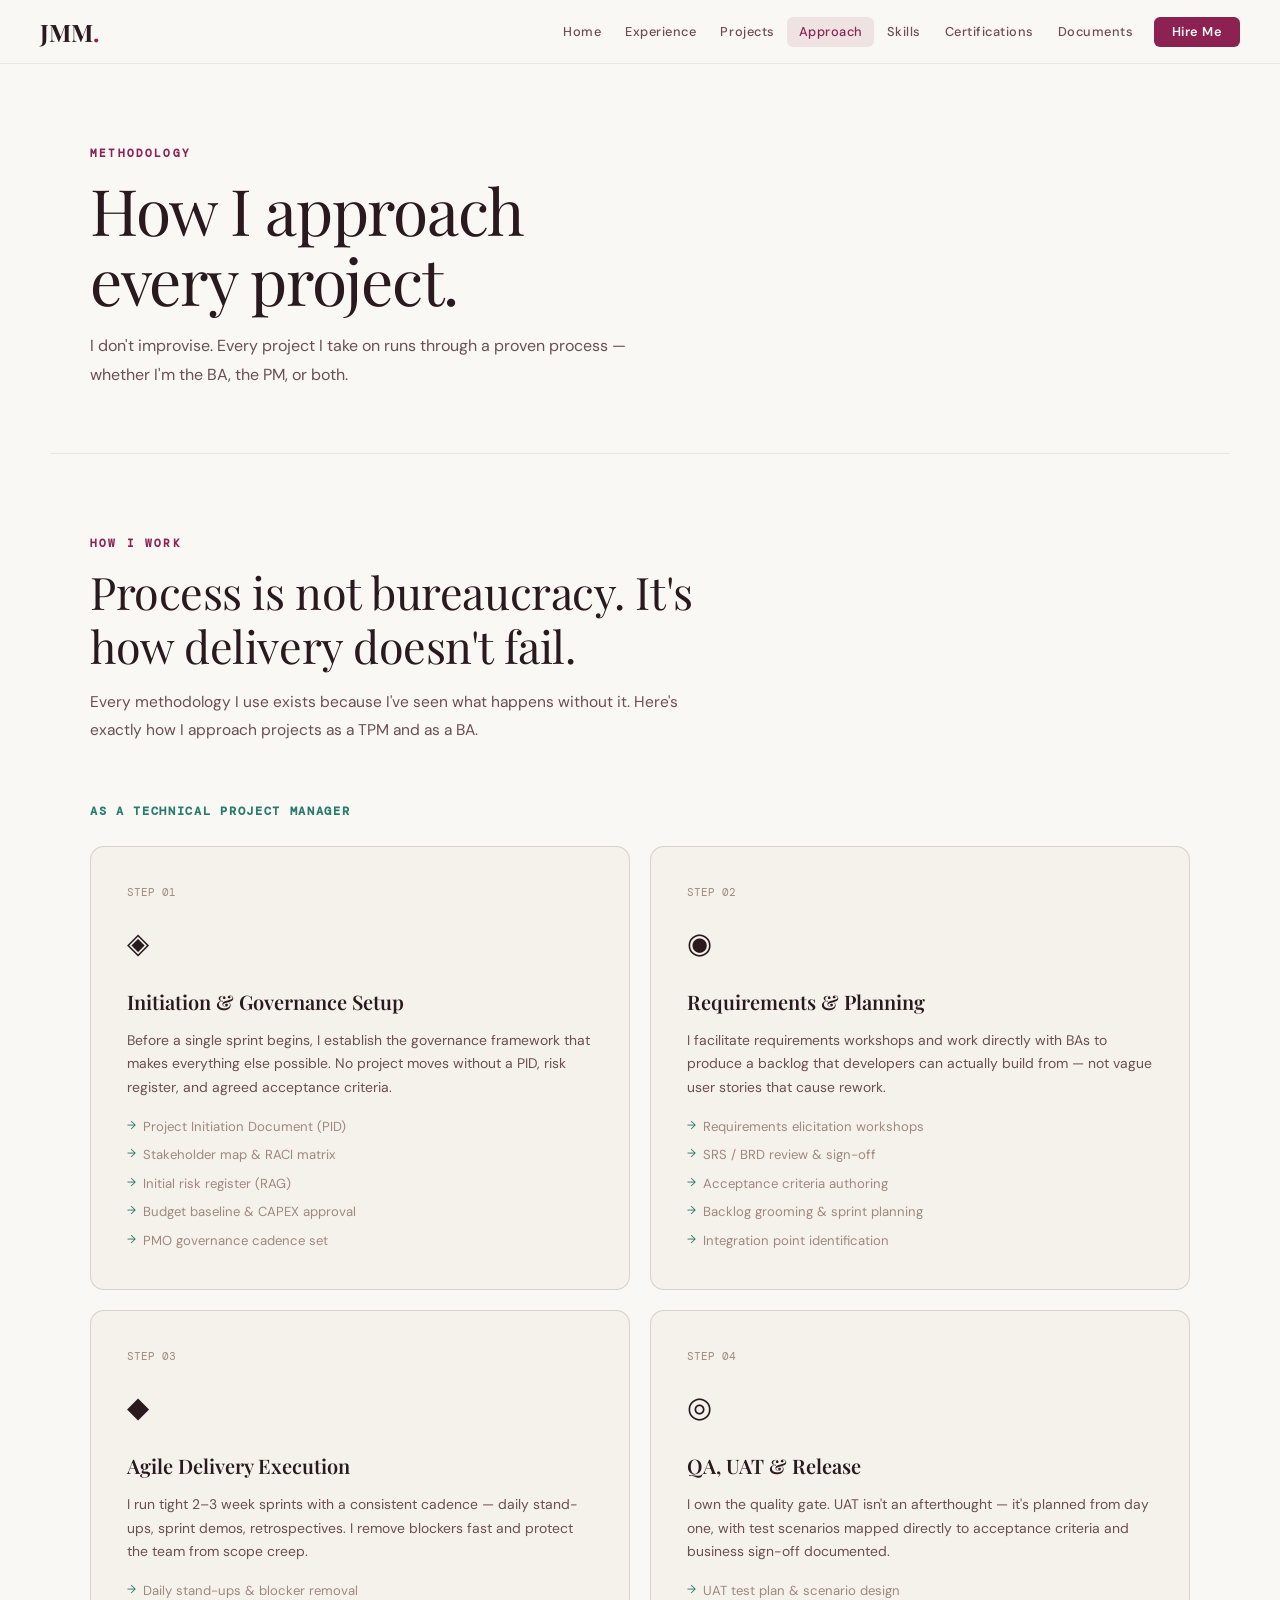
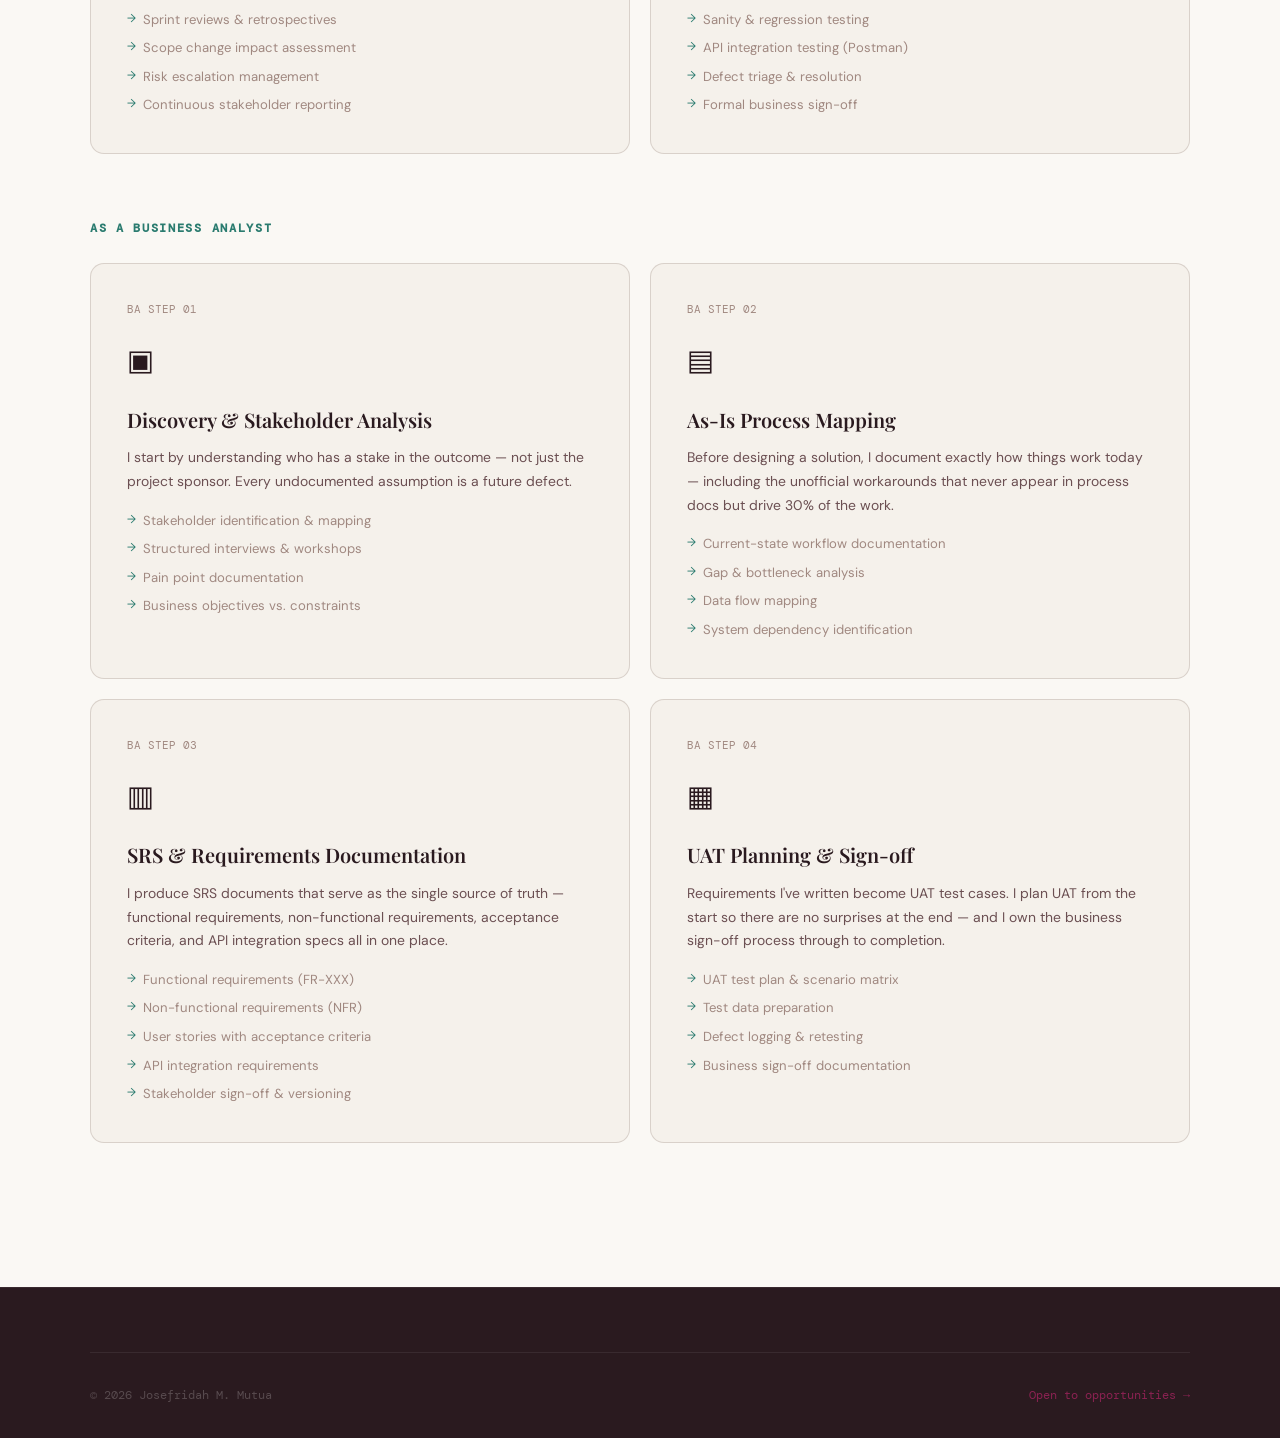
<file: josefridah-portfolio/pages/approach.html>
<!DOCTYPE html>
<html lang="en">
<head>
<meta charset="UTF-8">
<meta name="viewport" content="width=device-width, initial-scale=1.0">
<title>Approach — Josefridah M. Mutua</title>
<link rel="preconnect" href="https://fonts.googleapis.com">
<link href="https://fonts.googleapis.com/css2?family=Playfair+Display:wght@400;700;900&family=DM+Sans:wght@300;400;500;600&family=DM+Mono:wght@400;500&display=swap" rel="stylesheet">
<link rel="stylesheet" href="../css/main.css">
</head>
<body>
<nav id="nav">
  <a href="../index.html" class="nav-logo">JMM<span>.</span></a>
  <button class="nav-toggle" id="navToggle"><span></span><span></span><span></span></button>
  <ul class="nav-links" id="navLinks">
    <li><a href="../index.html">Home</a></li>
    <li><a href="experience.html">Experience</a></li>
    <li><a href="projects.html">Projects</a></li>
    <li><a href="approach.html" class="active">Approach</a></li>
    <li><a href="skills.html">Skills</a></li>
    <li><a href="certifications.html">Certifications</a></li>
    <li><a href="documents.html">Documents</a></li>
    <li><a href="contact.html" class="nav-cta">Hire Me</a></li>
  </ul>
</nav>
<div class="page-hero">
  <span class="section-eyebrow">Methodology</span>
  <h1>How I approach<br>every project.</h1>
  <p>I don't improvise. Every project I take on runs through a proven process — whether I'm the BA, the PM, or both.</p>
</div>

<section class="approach-section">
  <div class="container">
    <div class="section-header">
      <span class="section-eyebrow">How I Work</span>
      <h2>Process is not bureaucracy. It's how delivery doesn't fail.</h2>
      <p>Every methodology I use exists because I've seen what happens without it. Here's exactly how I approach projects as a TPM and as a BA.</p>
    </div>

    <h3 style="font-family:var(--font-mono);font-size:0.75rem;letter-spacing:0.14em;text-transform:uppercase;color:var(--teal);margin-bottom:1.5rem;">As a Technical Project Manager</h3>
    <div class="approach-grid fade-in" style="margin-bottom:4rem;">
      <div class="approach-card">
        <div class="ac-step">STEP 01</div>
        <div class="ac-icon">◈</div>
        <h3>Initiation & Governance Setup</h3>
        <p>Before a single sprint begins, I establish the governance framework that makes everything else possible. No project moves without a PID, risk register, and agreed acceptance criteria.</p>
        <div class="approach-items">
          <div class="approach-item">Project Initiation Document (PID)</div>
          <div class="approach-item">Stakeholder map & RACI matrix</div>
          <div class="approach-item">Initial risk register (RAG)</div>
          <div class="approach-item">Budget baseline & CAPEX approval</div>
          <div class="approach-item">PMO governance cadence set</div>
        </div>
      </div>
      <div class="approach-card">
        <div class="ac-step">STEP 02</div>
        <div class="ac-icon">◉</div>
        <h3>Requirements & Planning</h3>
        <p>I facilitate requirements workshops and work directly with BAs to produce a backlog that developers can actually build from — not vague user stories that cause rework.</p>
        <div class="approach-items">
          <div class="approach-item">Requirements elicitation workshops</div>
          <div class="approach-item">SRS / BRD review & sign-off</div>
          <div class="approach-item">Acceptance criteria authoring</div>
          <div class="approach-item">Backlog grooming & sprint planning</div>
          <div class="approach-item">Integration point identification</div>
        </div>
      </div>
      <div class="approach-card">
        <div class="ac-step">STEP 03</div>
        <div class="ac-icon">◆</div>
        <h3>Agile Delivery Execution</h3>
        <p>I run tight 2–3 week sprints with a consistent cadence — daily stand-ups, sprint demos, retrospectives. I remove blockers fast and protect the team from scope creep.</p>
        <div class="approach-items">
          <div class="approach-item">Daily stand-ups & blocker removal</div>
          <div class="approach-item">Sprint reviews & retrospectives</div>
          <div class="approach-item">Scope change impact assessment</div>
          <div class="approach-item">Risk escalation management</div>
          <div class="approach-item">Continuous stakeholder reporting</div>
        </div>
      </div>
      <div class="approach-card">
        <div class="ac-step">STEP 04</div>
        <div class="ac-icon">◎</div>
        <h3>QA, UAT & Release</h3>
        <p>I own the quality gate. UAT isn't an afterthought — it's planned from day one, with test scenarios mapped directly to acceptance criteria and business sign-off documented.</p>
        <div class="approach-items">
          <div class="approach-item">UAT test plan & scenario design</div>
          <div class="approach-item">Sanity & regression testing</div>
          <div class="approach-item">API integration testing (Postman)</div>
          <div class="approach-item">Defect triage & resolution</div>
          <div class="approach-item">Formal business sign-off</div>
        </div>
      </div>
    </div>

    <h3 style="font-family:var(--font-mono);font-size:0.75rem;letter-spacing:0.14em;text-transform:uppercase;color:var(--teal);margin-bottom:1.5rem;">As a Business Analyst</h3>
    <div class="approach-grid fade-in">
      <div class="approach-card">
        <div class="ac-step">BA STEP 01</div>
        <div class="ac-icon">▣</div>
        <h3>Discovery & Stakeholder Analysis</h3>
        <p>I start by understanding who has a stake in the outcome — not just the project sponsor. Every undocumented assumption is a future defect.</p>
        <div class="approach-items">
          <div class="approach-item">Stakeholder identification & mapping</div>
          <div class="approach-item">Structured interviews & workshops</div>
          <div class="approach-item">Pain point documentation</div>
          <div class="approach-item">Business objectives vs. constraints</div>
        </div>
      </div>
      <div class="approach-card">
        <div class="ac-step">BA STEP 02</div>
        <div class="ac-icon">▤</div>
        <h3>As-Is Process Mapping</h3>
        <p>Before designing a solution, I document exactly how things work today — including the unofficial workarounds that never appear in process docs but drive 30% of the work.</p>
        <div class="approach-items">
          <div class="approach-item">Current-state workflow documentation</div>
          <div class="approach-item">Gap & bottleneck analysis</div>
          <div class="approach-item">Data flow mapping</div>
          <div class="approach-item">System dependency identification</div>
        </div>
      </div>
      <div class="approach-card">
        <div class="ac-step">BA STEP 03</div>
        <div class="ac-icon">▥</div>
        <h3>SRS & Requirements Documentation</h3>
        <p>I produce SRS documents that serve as the single source of truth — functional requirements, non-functional requirements, acceptance criteria, and API integration specs all in one place.</p>
        <div class="approach-items">
          <div class="approach-item">Functional requirements (FR-XXX)</div>
          <div class="approach-item">Non-functional requirements (NFR)</div>
          <div class="approach-item">User stories with acceptance criteria</div>
          <div class="approach-item">API integration requirements</div>
          <div class="approach-item">Stakeholder sign-off & versioning</div>
        </div>
      </div>
      <div class="approach-card">
        <div class="ac-step">BA STEP 04</div>
        <div class="ac-icon">▦</div>
        <h3>UAT Planning & Sign-off</h3>
        <p>Requirements I've written become UAT test cases. I plan UAT from the start so there are no surprises at the end — and I own the business sign-off process through to completion.</p>
        <div class="approach-items">
          <div class="approach-item">UAT test plan & scenario matrix</div>
          <div class="approach-item">Test data preparation</div>
          <div class="approach-item">Defect logging & retesting</div>
          <div class="approach-item">Business sign-off documentation</div>
        </div>
      </div>
    </div>
  </div>
</section>

<footer class="footer">
  <div class="container">
    <div class="footer-bottom">
      <span>© 2026 Josefridah M. Mutua</span>
      <a href="contact.html" style="color:var(--accent);">Open to opportunities →</a>
    </div>
  </div>
</footer>
<script src="../js/main.js"></script>
</body>
</html>
</file>
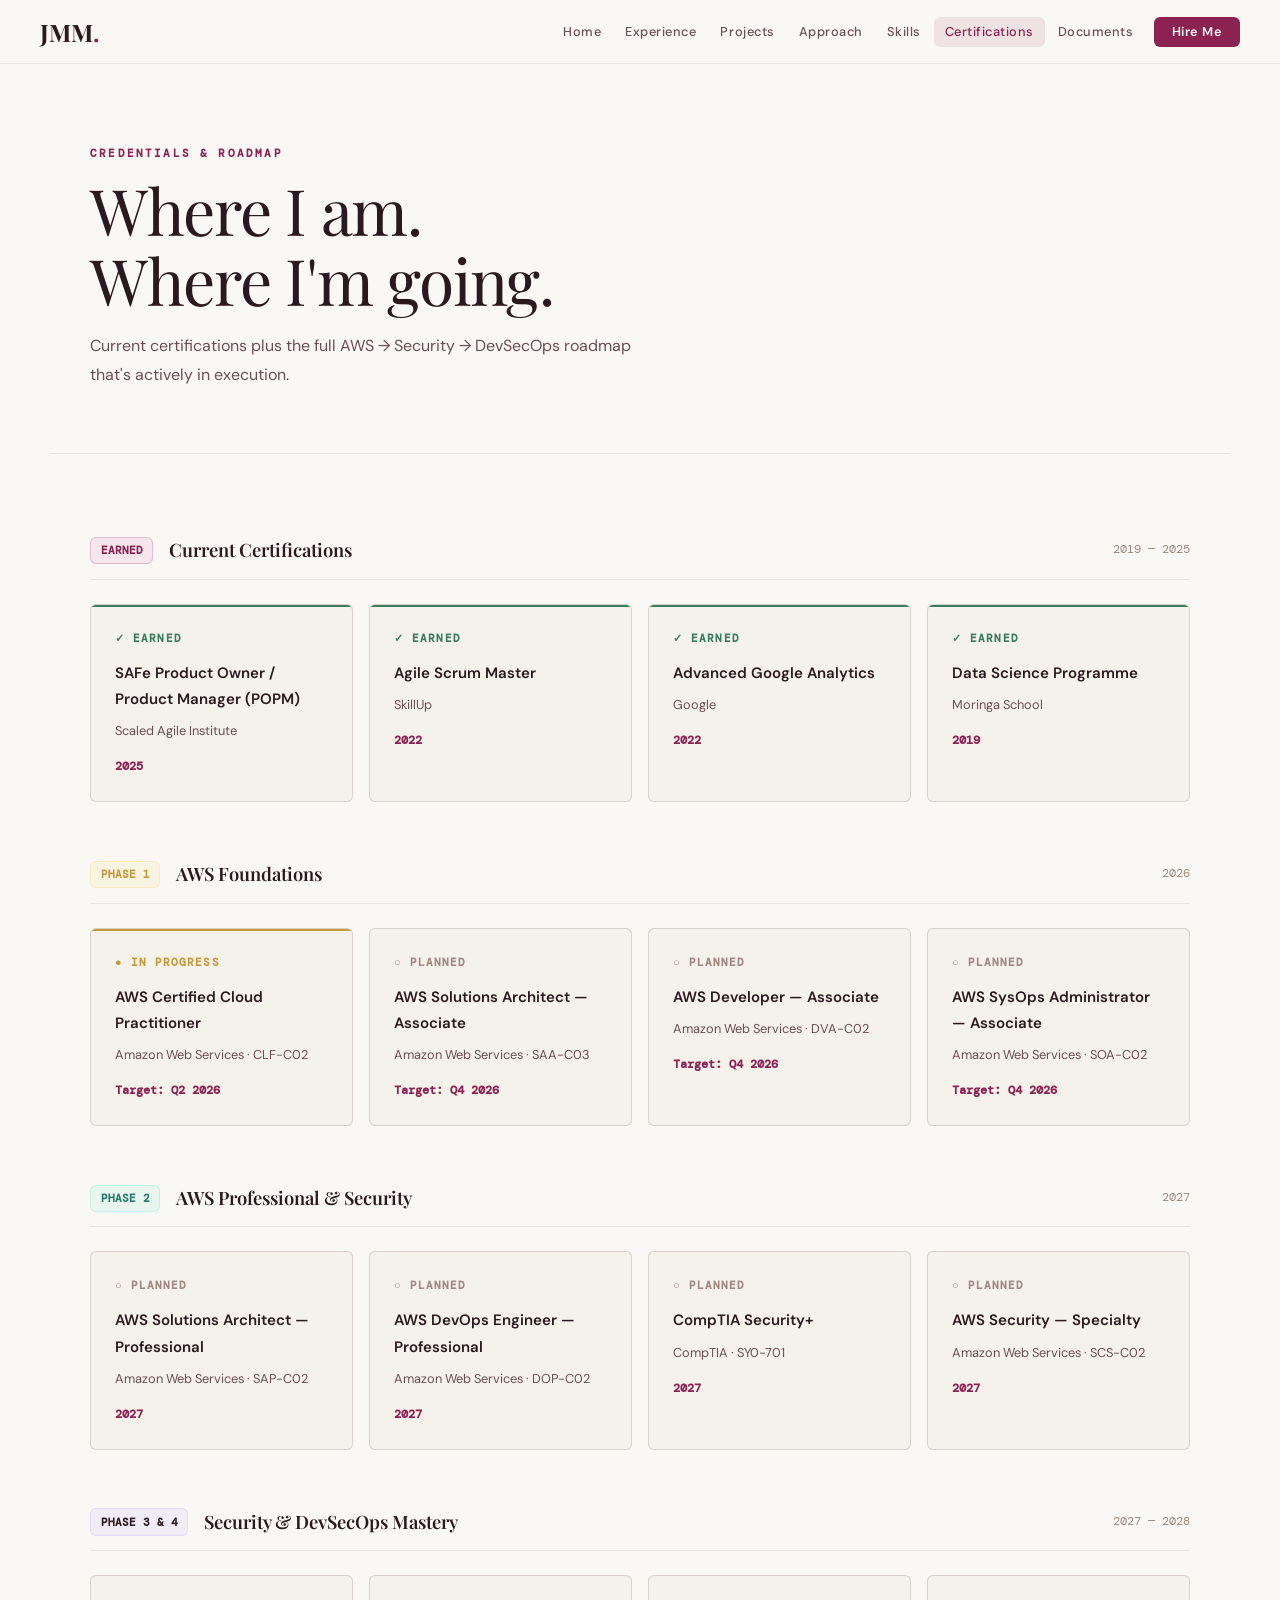
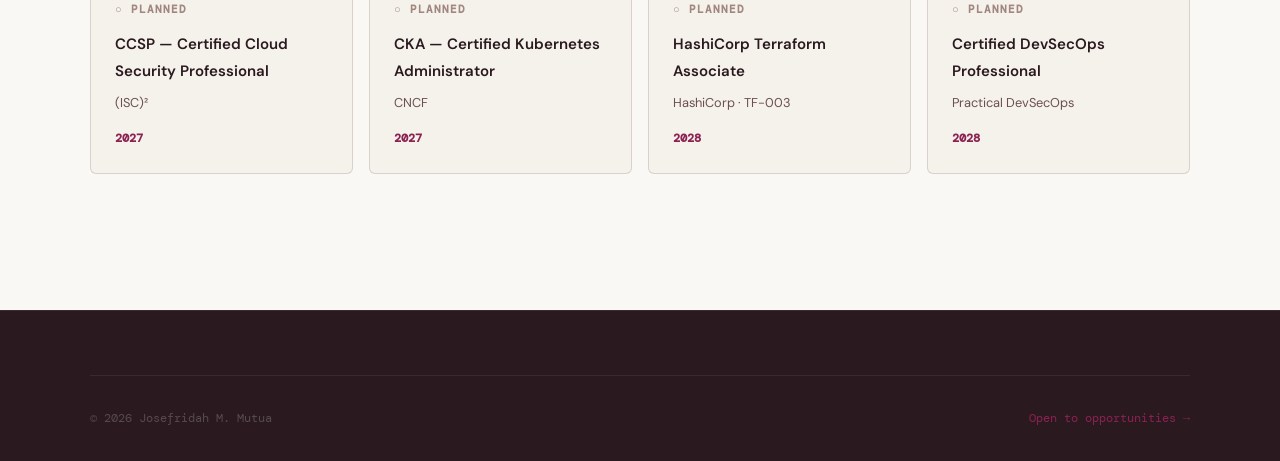
<file: josefridah-portfolio/pages/certifications.html>
<!DOCTYPE html>
<html lang="en">
<head>
<meta charset="UTF-8">
<meta name="viewport" content="width=device-width, initial-scale=1.0">
<title>Certifications — Josefridah M. Mutua</title>
<link rel="preconnect" href="https://fonts.googleapis.com">
<link href="https://fonts.googleapis.com/css2?family=Playfair+Display:wght@400;700;900&family=DM+Sans:wght@300;400;500;600&family=DM+Mono:wght@400;500&display=swap" rel="stylesheet">
<link rel="stylesheet" href="../css/main.css">
</head>
<body>
<nav id="nav">
  <a href="../index.html" class="nav-logo">JMM<span>.</span></a>
  <button class="nav-toggle" id="navToggle"><span></span><span></span><span></span></button>
  <ul class="nav-links" id="navLinks">
    <li><a href="../index.html">Home</a></li>
    <li><a href="experience.html">Experience</a></li>
    <li><a href="projects.html">Projects</a></li>
    <li><a href="approach.html">Approach</a></li>
    <li><a href="skills.html">Skills</a></li>
    <li><a href="certifications.html" class="active">Certifications</a></li>
    <li><a href="documents.html">Documents</a></li>
    <li><a href="contact.html" class="nav-cta">Hire Me</a></li>
  </ul>
</nav>
<div class="page-hero">
  <span class="section-eyebrow">Credentials & Roadmap</span>
  <h1>Where I am.<br>Where I'm going.</h1>
  <p>Current certifications plus the full AWS → Security → DevSecOps roadmap that's actively in execution.</p>
</div>

<section class="certs-section">
  <div class="container">

    <div class="cert-phase fade-in">
      <div class="cert-phase-header">
        <span class="cert-phase-num">EARNED</span>
        <h3>Current Certifications</h3>
        <span class="phase-period">2019 — 2025</span>
      </div>
      <div class="certs-grid">
        <div class="cert-card earned">
          <span class="cert-status">✓ Earned</span>
          <h4>SAFe Product Owner / Product Manager (POPM)</h4>
          <span class="cert-issuer">Scaled Agile Institute</span>
          <span class="cert-year">2025</span>
        </div>
        <div class="cert-card earned">
          <span class="cert-status">✓ Earned</span>
          <h4>Agile Scrum Master</h4>
          <span class="cert-issuer">SkillUp</span>
          <span class="cert-year">2022</span>
        </div>
        <div class="cert-card earned">
          <span class="cert-status">✓ Earned</span>
          <h4>Advanced Google Analytics</h4>
          <span class="cert-issuer">Google</span>
          <span class="cert-year">2022</span>
        </div>
        <div class="cert-card earned">
          <span class="cert-status">✓ Earned</span>
          <h4>Data Science Programme</h4>
          <span class="cert-issuer">Moringa School</span>
          <span class="cert-year">2019</span>
        </div>
      </div>
    </div>

    <div class="cert-phase fade-in">
      <div class="cert-phase-header">
        <span class="cert-phase-num" style="background:rgba(245,200,66,0.1);border-color:rgba(245,200,66,0.2);color:var(--gold);">PHASE 1</span>
        <h3>AWS Foundations</h3>
        <span class="phase-period">2026</span>
      </div>
      <div class="certs-grid">
        <div class="cert-card inprog">
          <span class="cert-status">● In Progress</span>
          <h4>AWS Certified Cloud Practitioner</h4>
          <span class="cert-issuer">Amazon Web Services · CLF-C02</span>
          <span class="cert-year">Target: Q2 2026</span>
        </div>
        <div class="cert-card planned">
          <span class="cert-status">○ Planned</span>
          <h4>AWS Solutions Architect — Associate</h4>
          <span class="cert-issuer">Amazon Web Services · SAA-C03</span>
          <span class="cert-year">Target: Q4 2026</span>
        </div>
        <div class="cert-card planned">
          <span class="cert-status">○ Planned</span>
          <h4>AWS Developer — Associate</h4>
          <span class="cert-issuer">Amazon Web Services · DVA-C02</span>
          <span class="cert-year">Target: Q4 2026</span>
        </div>
        <div class="cert-card planned">
          <span class="cert-status">○ Planned</span>
          <h4>AWS SysOps Administrator — Associate</h4>
          <span class="cert-issuer">Amazon Web Services · SOA-C02</span>
          <span class="cert-year">Target: Q4 2026</span>
        </div>
      </div>
    </div>

    <div class="cert-phase fade-in">
      <div class="cert-phase-header">
        <span class="cert-phase-num" style="background:rgba(45,212,191,0.08);border-color:rgba(45,212,191,0.2);color:var(--teal);">PHASE 2</span>
        <h3>AWS Professional & Security</h3>
        <span class="phase-period">2027</span>
      </div>
      <div class="certs-grid">
        <div class="cert-card planned">
          <span class="cert-status">○ Planned</span>
          <h4>AWS Solutions Architect — Professional</h4>
          <span class="cert-issuer">Amazon Web Services · SAP-C02</span>
          <span class="cert-year">2027</span>
        </div>
        <div class="cert-card planned">
          <span class="cert-status">○ Planned</span>
          <h4>AWS DevOps Engineer — Professional</h4>
          <span class="cert-issuer">Amazon Web Services · DOP-C02</span>
          <span class="cert-year">2027</span>
        </div>
        <div class="cert-card planned">
          <span class="cert-status">○ Planned</span>
          <h4>CompTIA Security+</h4>
          <span class="cert-issuer">CompTIA · SY0-701</span>
          <span class="cert-year">2027</span>
        </div>
        <div class="cert-card planned">
          <span class="cert-status">○ Planned</span>
          <h4>AWS Security — Specialty</h4>
          <span class="cert-issuer">Amazon Web Services · SCS-C02</span>
          <span class="cert-year">2027</span>
        </div>
      </div>
    </div>

    <div class="cert-phase fade-in">
      <div class="cert-phase-header">
        <span class="cert-phase-num" style="background:rgba(167,139,250,0.1);border-color:rgba(167,139,250,0.2);color:var(--purple);">PHASE 3 & 4</span>
        <h3>Security & DevSecOps Mastery</h3>
        <span class="phase-period">2027 — 2028</span>
      </div>
      <div class="certs-grid">
        <div class="cert-card planned">
          <span class="cert-status">○ Planned</span>
          <h4>CCSP — Certified Cloud Security Professional</h4>
          <span class="cert-issuer">(ISC)²</span>
          <span class="cert-year">2027</span>
        </div>
        <div class="cert-card planned">
          <span class="cert-status">○ Planned</span>
          <h4>CKA — Certified Kubernetes Administrator</h4>
          <span class="cert-issuer">CNCF</span>
          <span class="cert-year">2027</span>
        </div>
        <div class="cert-card planned">
          <span class="cert-status">○ Planned</span>
          <h4>HashiCorp Terraform Associate</h4>
          <span class="cert-issuer">HashiCorp · TF-003</span>
          <span class="cert-year">2028</span>
        </div>
        <div class="cert-card planned">
          <span class="cert-status">○ Planned</span>
          <h4>Certified DevSecOps Professional</h4>
          <span class="cert-issuer">Practical DevSecOps</span>
          <span class="cert-year">2028</span>
        </div>
      </div>
    </div>

  </div>
</section>

<footer class="footer">
  <div class="container">
    <div class="footer-bottom">
      <span>© 2026 Josefridah M. Mutua</span>
      <a href="contact.html" style="color:var(--accent);">Open to opportunities →</a>
    </div>
  </div>
</footer>
<script src="../js/main.js"></script>
</body>
</html>
</file>
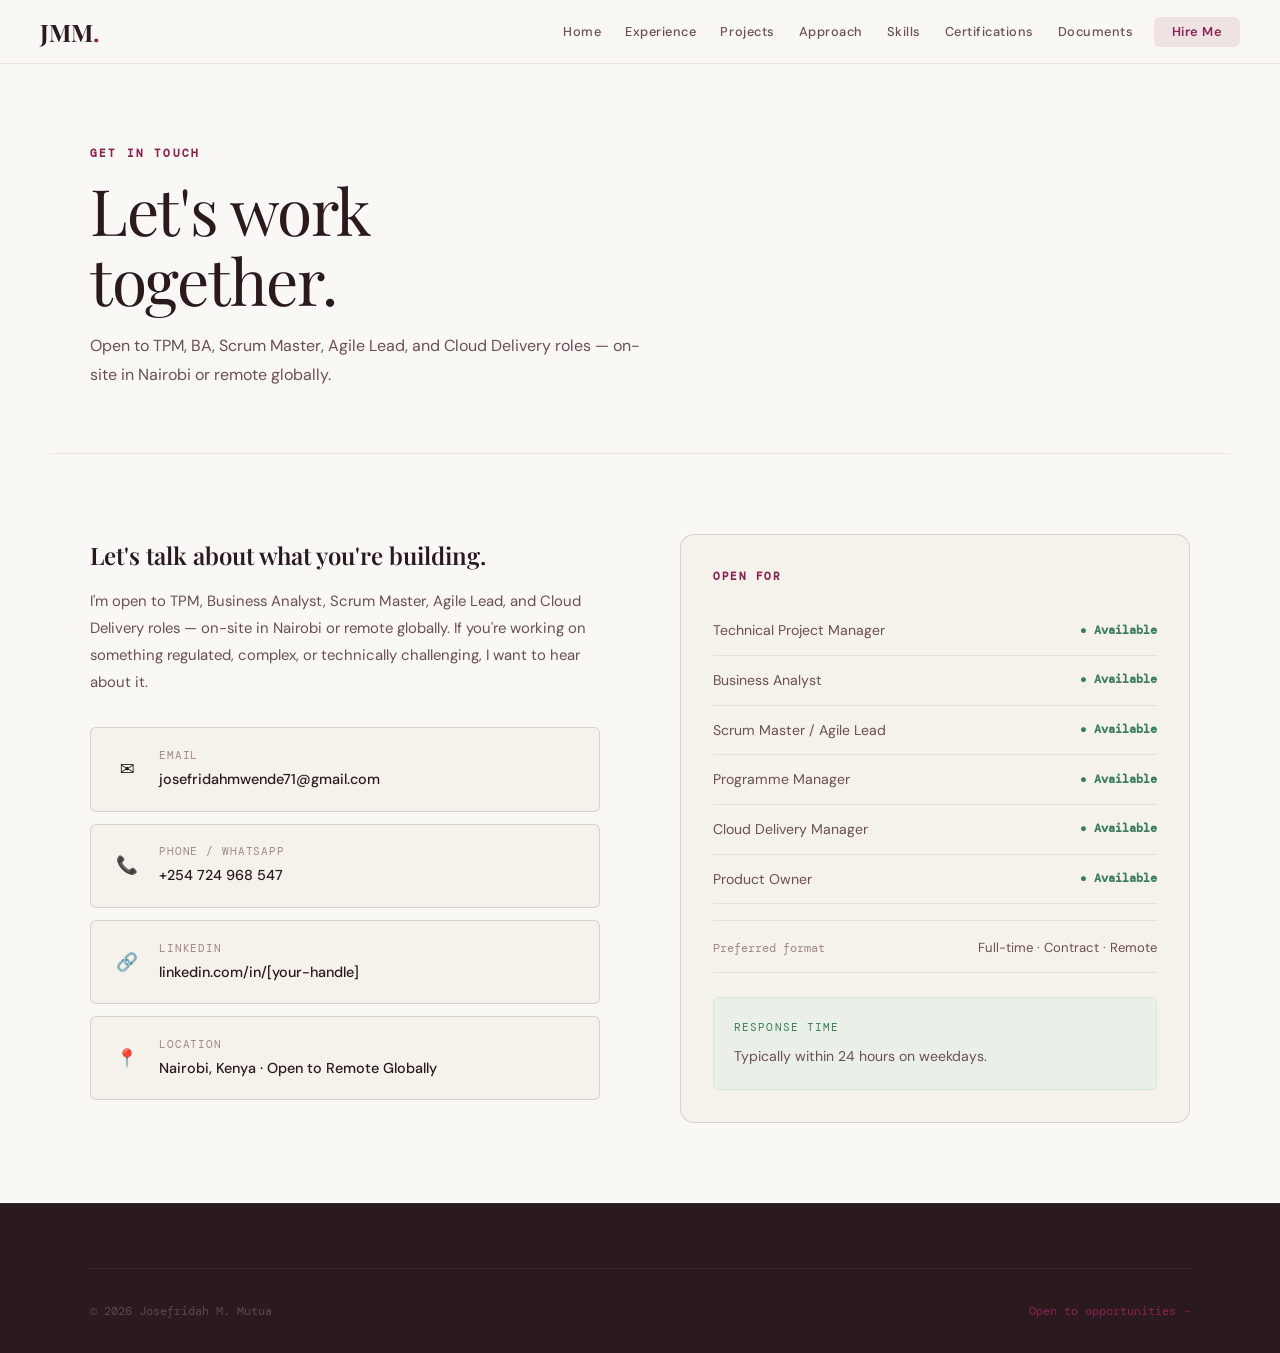
<file: josefridah-portfolio/pages/contact.html>
<!DOCTYPE html>
<html lang="en">
<head>
<meta charset="UTF-8">
<meta name="viewport" content="width=device-width, initial-scale=1.0">
<title>Contact — Josefridah M. Mutua</title>
<link rel="preconnect" href="https://fonts.googleapis.com">
<link href="https://fonts.googleapis.com/css2?family=Playfair+Display:wght@400;700;900&family=DM+Sans:wght@300;400;500;600&family=DM+Mono:wght@400;500&display=swap" rel="stylesheet">
<link rel="stylesheet" href="../css/main.css">
</head>
<body>
<nav id="nav">
  <a href="../index.html" class="nav-logo">JMM<span>.</span></a>
  <button class="nav-toggle" id="navToggle"><span></span><span></span><span></span></button>
  <ul class="nav-links" id="navLinks">
    <li><a href="../index.html">Home</a></li>
    <li><a href="experience.html">Experience</a></li>
    <li><a href="projects.html">Projects</a></li>
    <li><a href="approach.html">Approach</a></li>
    <li><a href="skills.html">Skills</a></li>
    <li><a href="certifications.html">Certifications</a></li>
    <li><a href="documents.html">Documents</a></li>
    <li><a href="contact.html" class="nav-cta">Hire Me</a></li>
  </ul>
</nav>
<div class="page-hero">
  <span class="section-eyebrow">Get In Touch</span>
  <h1>Let's work<br>together.</h1>
  <p>Open to TPM, BA, Scrum Master, Agile Lead, and Cloud Delivery roles — on-site in Nairobi or remote globally.</p>
</div>

<section class="contact-section">
  <div class="container">
    <div class="contact-grid">
      <div class="contact-info fade-in">
        <h3>Let's talk about what you're building.</h3>
        <p>I'm open to TPM, Business Analyst, Scrum Master, Agile Lead, and Cloud Delivery roles — on-site in Nairobi or remote globally. If you're working on something regulated, complex, or technically challenging, I want to hear about it.</p>
        <div class="contact-items">
          <a href="mailto:josefridahmwende71@gmail.com" class="contact-item">
            <span class="ci-icon">✉</span>
            <div>
              <span class="ci-label">Email</span>
              <span class="ci-value">josefridahmwende71@gmail.com</span>
            </div>
          </a>
          <a href="tel:+254724968547" class="contact-item">
            <span class="ci-icon">📞</span>
            <div>
              <span class="ci-label">Phone / WhatsApp</span>
              <span class="ci-value">+254 724 968 547</span>
            </div>
          </a>
          <a href="https://linkedin.com/in/[your-handle]" target="_blank" class="contact-item">
            <span class="ci-icon">🔗</span>
            <div>
              <span class="ci-label">LinkedIn</span>
              <span class="ci-value">linkedin.com/in/[your-handle]</span>
            </div>
          </a>
          <div class="contact-item">
            <span class="ci-icon">📍</span>
            <div>
              <span class="ci-label">Location</span>
              <span class="ci-value">Nairobi, Kenya · Open to Remote Globally</span>
            </div>
          </div>
        </div>
      </div>
      <div class="open-roles fade-in">
        <h4>Open For</h4>
        <div class="role-row"><span>Technical Project Manager</span><span class="available">● Available</span></div>
        <div class="role-row"><span>Business Analyst</span><span class="available">● Available</span></div>
        <div class="role-row"><span>Scrum Master / Agile Lead</span><span class="available">● Available</span></div>
        <div class="role-row"><span>Programme Manager</span><span class="available">● Available</span></div>
        <div class="role-row"><span>Cloud Delivery Manager</span><span class="available">● Available</span></div>
        <div class="role-row"><span>Product Owner</span><span class="available">● Available</span></div>
        <div class="role-row" style="margin-top:1rem;padding-top:1rem;border-top:1px solid var(--border);">
          <span style="font-family:var(--font-mono);font-size:0.75rem;color:var(--text3);">Preferred format</span>
          <span style="font-size:0.82rem;color:var(--text2);">Full-time · Contract · Remote</span>
        </div>
        <div style="margin-top:1.5rem;padding:1.25rem;background:rgba(52,211,153,0.05);border:1px solid rgba(52,211,153,0.15);border-radius:var(--radius);">
          <div style="font-family:var(--font-mono);font-size:0.7rem;color:var(--green);text-transform:uppercase;letter-spacing:0.1em;margin-bottom:0.4rem;">Response time</div>
          <div style="font-size:0.88rem;color:var(--text2);">Typically within 24 hours on weekdays.</div>
        </div>
      </div>
    </div>
  </div>
</section>

<footer class="footer">
  <div class="container">
    <div class="footer-bottom">
      <span>© 2026 Josefridah M. Mutua</span>
      <a href="contact.html" style="color:var(--accent);">Open to opportunities →</a>
    </div>
  </div>
</footer>
<script src="../js/main.js"></script>
</body>
</html>
</file>
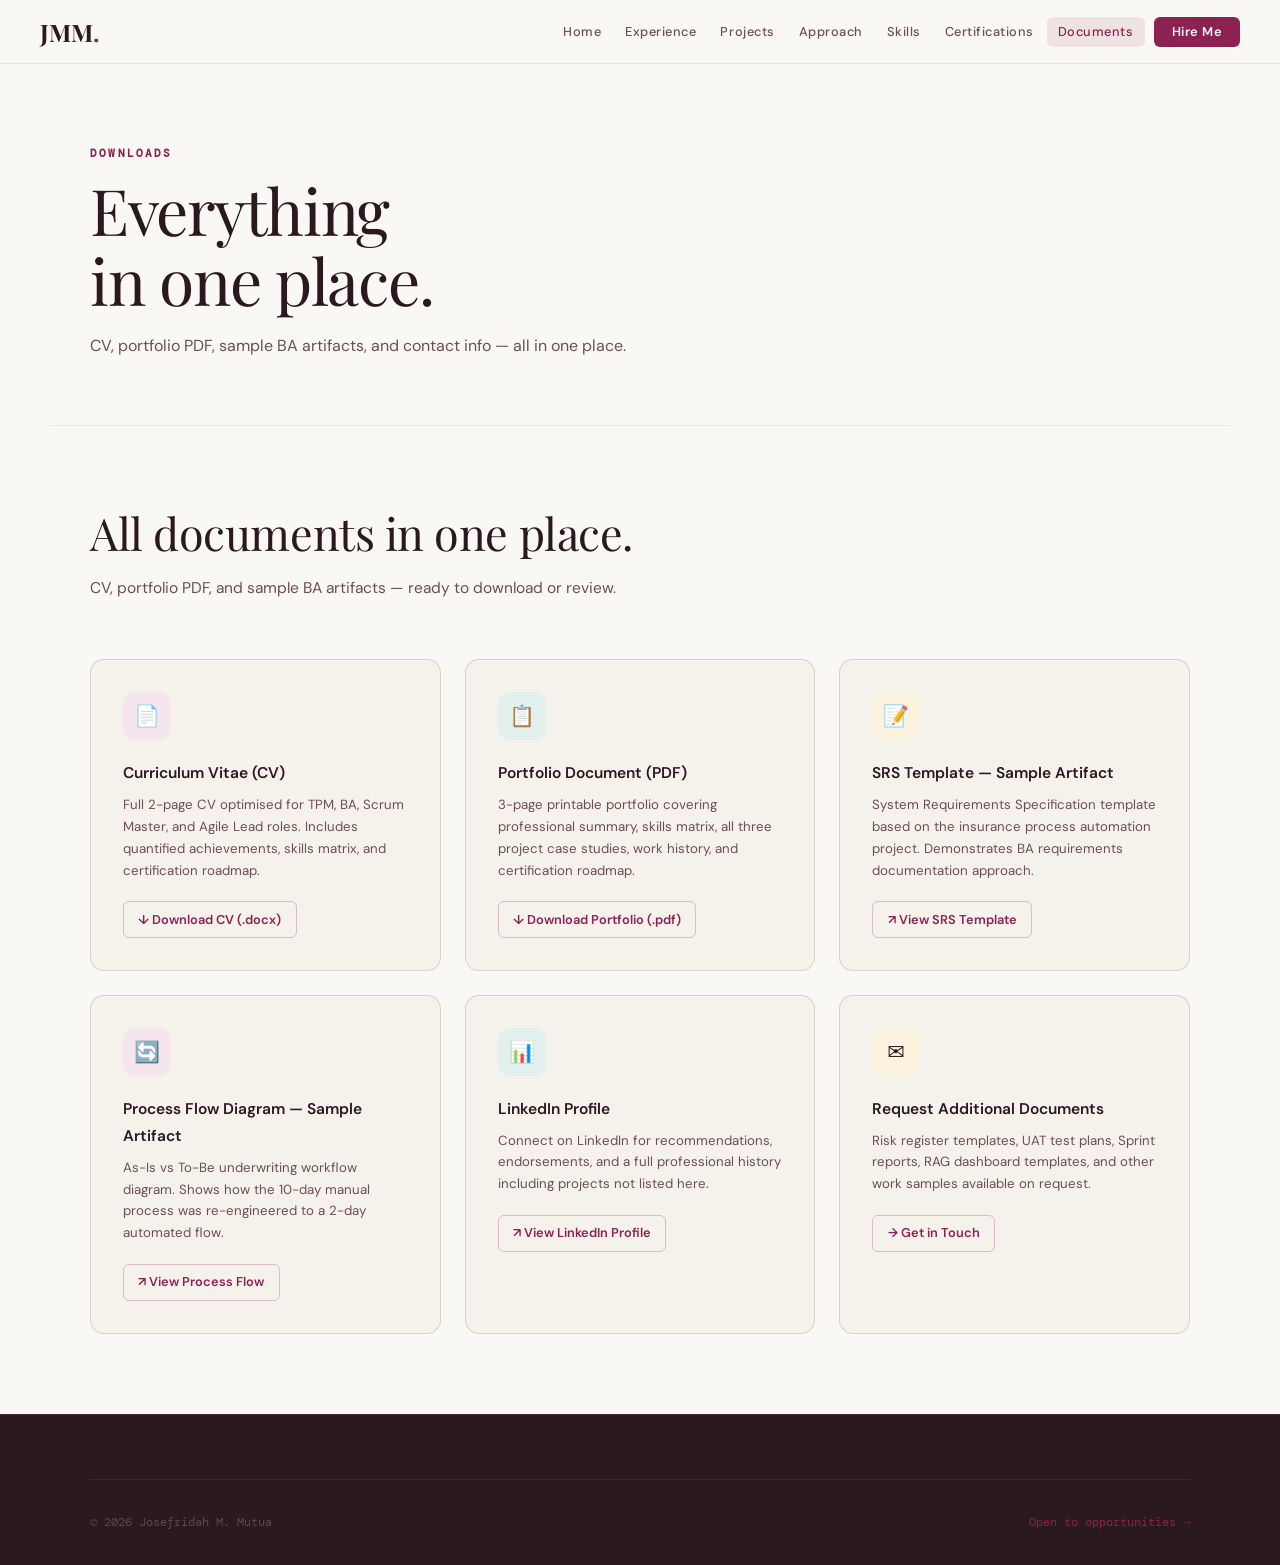
<file: josefridah-portfolio/pages/documents.html>
<!DOCTYPE html>
<html lang="en">
<head>
<meta charset="UTF-8">
<meta name="viewport" content="width=device-width, initial-scale=1.0">
<title>Documents — Josefridah M. Mutua</title>
<link rel="preconnect" href="https://fonts.googleapis.com">
<link href="https://fonts.googleapis.com/css2?family=Playfair+Display:wght@400;700;900&family=DM+Sans:wght@300;400;500;600&family=DM+Mono:wght@400;500&display=swap" rel="stylesheet">
<link rel="stylesheet" href="../css/main.css">
</head>
<body>
<nav id="nav">
  <a href="../index.html" class="nav-logo">JMM<span>.</span></a>
  <button class="nav-toggle" id="navToggle"><span></span><span></span><span></span></button>
  <ul class="nav-links" id="navLinks">
    <li><a href="../index.html">Home</a></li>
    <li><a href="experience.html">Experience</a></li>
    <li><a href="projects.html">Projects</a></li>
    <li><a href="approach.html">Approach</a></li>
    <li><a href="skills.html">Skills</a></li>
    <li><a href="certifications.html">Certifications</a></li>
    <li><a href="documents.html" class="active">Documents</a></li>
    <li><a href="contact.html" class="nav-cta">Hire Me</a></li>
  </ul>
</nav>
<div class="page-hero">
  <span class="section-eyebrow">Downloads</span>
  <h1>Everything<br>in one place.</h1>
  <p>CV, portfolio PDF, sample BA artifacts, and contact info — all in one place.</p>
</div>

<section class="docs-section">
  <div class="container">
    <div class="section-header">
      <h2>All documents in one place.</h2>
      <p>CV, portfolio PDF, and sample BA artifacts — ready to download or review.</p>
    </div>
    <div class="docs-grid">
      <div class="doc-card fade-in">
        <div class="doc-icon red">📄</div>
        <h4>Curriculum Vitae (CV)</h4>
        <p>Full 2-page CV optimised for TPM, BA, Scrum Master, and Agile Lead roles. Includes quantified achievements, skills matrix, and certification roadmap.</p>
        <a href="../Josefridah_Mutua_CV.docx" class="doc-link" download>↓ Download CV (.docx)</a>
      </div>
      <div class="doc-card fade-in">
        <div class="doc-icon teal">📋</div>
        <h4>Portfolio Document (PDF)</h4>
        <p>3-page printable portfolio covering professional summary, skills matrix, all three project case studies, work history, and certification roadmap.</p>
        <a href="../Portfolio_Josefridah_Mutua.pdf" class="doc-link" download>↓ Download Portfolio (.pdf)</a>
      </div>
      <div class="doc-card fade-in">
        <div class="doc-icon gold">📝</div>
        <h4>SRS Template — Sample Artifact</h4>
        <p>System Requirements Specification template based on the insurance process automation project. Demonstrates BA requirements documentation approach.</p>
        <a href="../Artifact_SRS_Template.html" class="doc-link" target="_blank">↗ View SRS Template</a>
      </div>
      <div class="doc-card fade-in">
        <div class="doc-icon red">🔄</div>
        <h4>Process Flow Diagram — Sample Artifact</h4>
        <p>As-Is vs To-Be underwriting workflow diagram. Shows how the 10-day manual process was re-engineered to a 2-day automated flow.</p>
        <a href="../Artifact_ProcessFlow_Diagram.html" class="doc-link" target="_blank">↗ View Process Flow</a>
      </div>
      <div class="doc-card fade-in">
        <div class="doc-icon teal">📊</div>
        <h4>LinkedIn Profile</h4>
        <p>Connect on LinkedIn for recommendations, endorsements, and a full professional history including projects not listed here.</p>
        <a href="https://linkedin.com/in/[your-handle]" class="doc-link" target="_blank">↗ View LinkedIn Profile</a>
      </div>
      <div class="doc-card fade-in">
        <div class="doc-icon gold">✉️</div>
        <h4>Request Additional Documents</h4>
        <p>Risk register templates, UAT test plans, Sprint reports, RAG dashboard templates, and other work samples available on request.</p>
        <a href="contact.html" class="doc-link">→ Get in Touch</a>
      </div>
    </div>
  </div>
</section>

<footer class="footer">
  <div class="container">
    <div class="footer-bottom">
      <span>© 2026 Josefridah M. Mutua</span>
      <a href="contact.html" style="color:var(--accent);">Open to opportunities →</a>
    </div>
  </div>
</footer>
<script src="../js/main.js"></script>
</body>
</html>
</file>
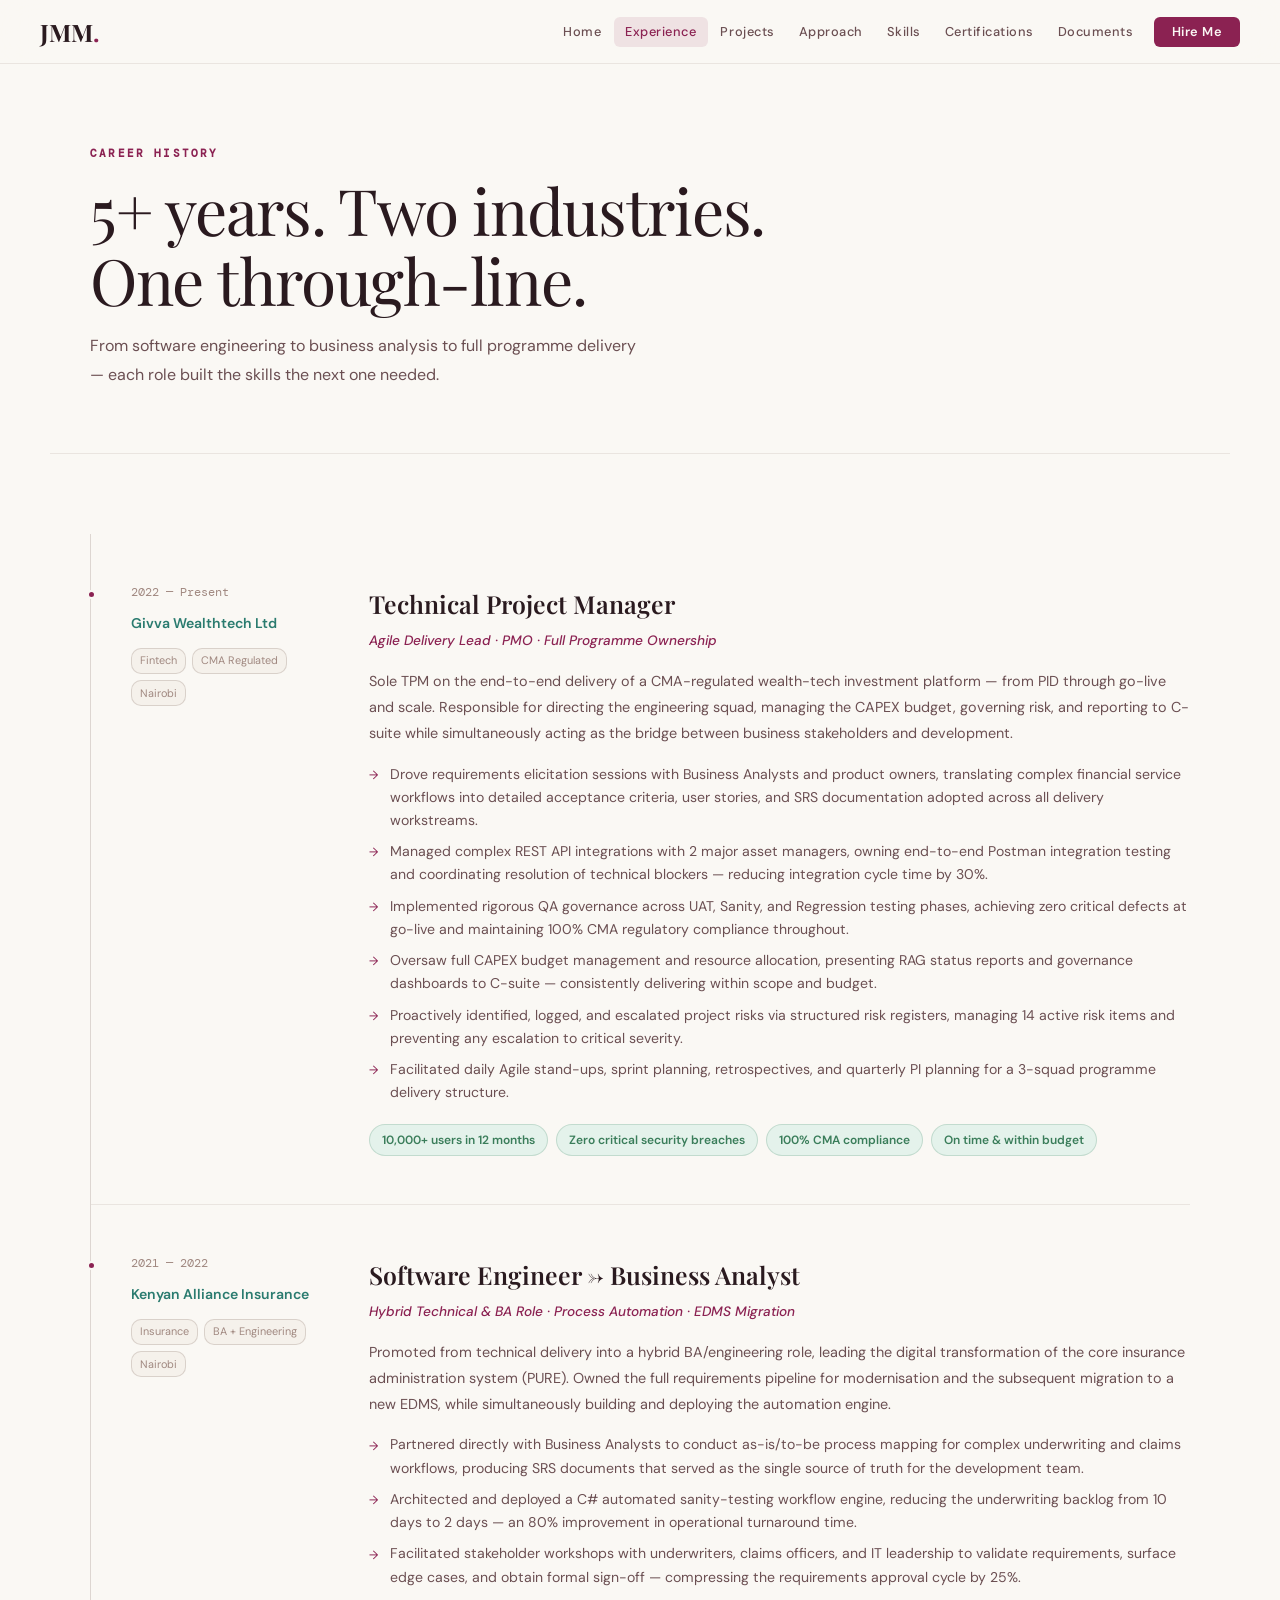
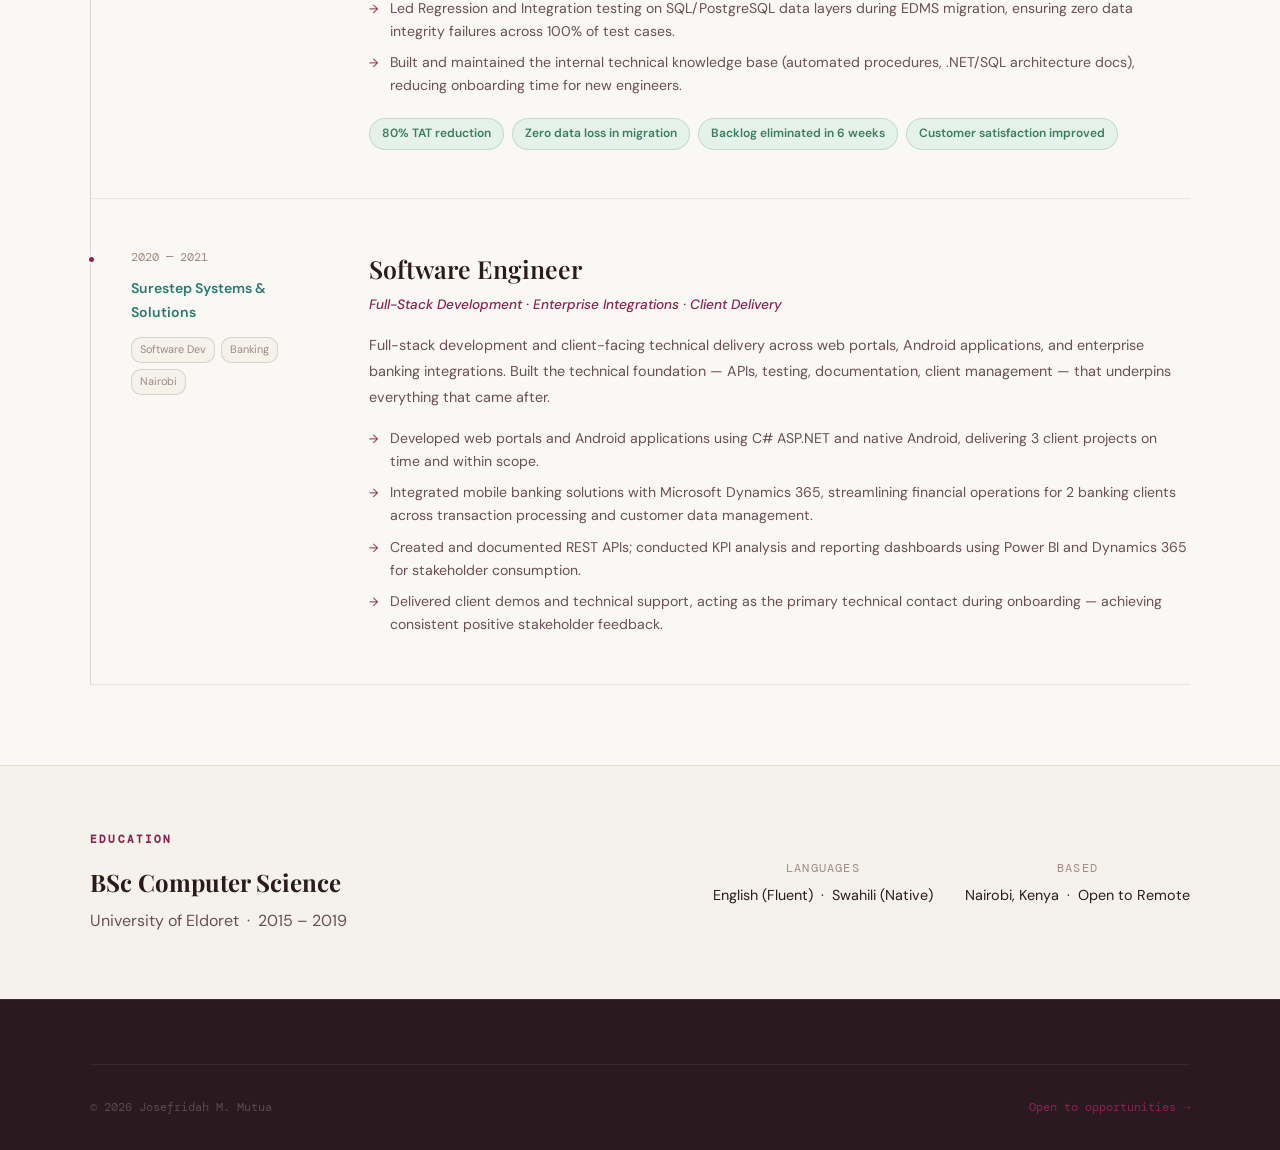
<file: josefridah-portfolio/pages/experience.html>
<!DOCTYPE html>
<html lang="en">
<head>
<meta charset="UTF-8">
<meta name="viewport" content="width=device-width, initial-scale=1.0">
<title>Experience — Josefridah M. Mutua</title>
<link rel="preconnect" href="https://fonts.googleapis.com">
<link href="https://fonts.googleapis.com/css2?family=Playfair+Display:wght@400;700;900&family=DM+Sans:wght@300;400;500;600&family=DM+Mono:wght@400;500&display=swap" rel="stylesheet">
<link rel="stylesheet" href="../css/main.css">
</head>
<body>
<nav id="nav">
  <a href="../index.html" class="nav-logo">JMM<span>.</span></a>
  <button class="nav-toggle" id="navToggle"><span></span><span></span><span></span></button>
  <ul class="nav-links" id="navLinks">
    <li><a href="../index.html">Home</a></li>
    <li><a href="experience.html" class="active">Experience</a></li>
    <li><a href="projects.html">Projects</a></li>
    <li><a href="approach.html">Approach</a></li>
    <li><a href="skills.html">Skills</a></li>
    <li><a href="certifications.html">Certifications</a></li>
    <li><a href="documents.html">Documents</a></li>
    <li><a href="contact.html" class="nav-cta">Hire Me</a></li>
  </ul>
</nav>

<div class="page-hero">
  <span class="section-eyebrow">Career History</span>
  <h1>5+ years. Two industries.<br>One through-line.</h1>
  <p>From software engineering to business analysis to full programme delivery — each role built the skills the next one needed.</p>
</div>

<section class="exp-section">
  <div class="container">
    <div class="exp-timeline">

      <!-- GIVVA -->
      <div class="exp-item fade-in">
        <div class="exp-meta">
          <div class="exp-period">2022 — Present</div>
          <div class="exp-company">Givva Wealthtech Ltd</div>
          <div class="exp-tags">
            <span class="exp-tag-item">Fintech</span>
            <span class="exp-tag-item">CMA Regulated</span>
            <span class="exp-tag-item">Nairobi</span>
          </div>
        </div>
        <div class="exp-content">
          <h3>Technical Project Manager</h3>
          <div class="exp-subtitle">Agile Delivery Lead · PMO · Full Programme Ownership</div>
          <p>Sole TPM on the end-to-end delivery of a CMA-regulated wealth-tech investment platform — from PID through go-live and scale. Responsible for directing the engineering squad, managing the CAPEX budget, governing risk, and reporting to C-suite while simultaneously acting as the bridge between business stakeholders and development.</p>
          <div class="exp-bullets">
            <div class="exp-bullet">Drove requirements elicitation sessions with Business Analysts and product owners, translating complex financial service workflows into detailed acceptance criteria, user stories, and SRS documentation adopted across all delivery workstreams.</div>
            <div class="exp-bullet">Managed complex REST API integrations with 2 major asset managers, owning end-to-end Postman integration testing and coordinating resolution of technical blockers — reducing integration cycle time by 30%.</div>
            <div class="exp-bullet">Implemented rigorous QA governance across UAT, Sanity, and Regression testing phases, achieving zero critical defects at go-live and maintaining 100% CMA regulatory compliance throughout.</div>
            <div class="exp-bullet">Oversaw full CAPEX budget management and resource allocation, presenting RAG status reports and governance dashboards to C-suite — consistently delivering within scope and budget.</div>
            <div class="exp-bullet">Proactively identified, logged, and escalated project risks via structured risk registers, managing 14 active risk items and preventing any escalation to critical severity.</div>
            <div class="exp-bullet">Facilitated daily Agile stand-ups, sprint planning, retrospectives, and quarterly PI planning for a 3-squad programme delivery structure.</div>
          </div>
          <div class="exp-outcomes">
            <span class="outcome-chip">10,000+ users in 12 months</span>
            <span class="outcome-chip">Zero critical security breaches</span>
            <span class="outcome-chip">100% CMA compliance</span>
            <span class="outcome-chip">On time & within budget</span>
          </div>
        </div>
      </div>

      <!-- KENYAN ALLIANCE -->
      <div class="exp-item fade-in">
        <div class="exp-meta">
          <div class="exp-period">2021 — 2022</div>
          <div class="exp-company">Kenyan Alliance Insurance</div>
          <div class="exp-tags">
            <span class="exp-tag-item">Insurance</span>
            <span class="exp-tag-item">BA + Engineering</span>
            <span class="exp-tag-item">Nairobi</span>
          </div>
        </div>
        <div class="exp-content">
          <h3>Software Engineer → Business Analyst</h3>
          <div class="exp-subtitle">Hybrid Technical & BA Role · Process Automation · EDMS Migration</div>
          <p>Promoted from technical delivery into a hybrid BA/engineering role, leading the digital transformation of the core insurance administration system (PURE). Owned the full requirements pipeline for modernisation and the subsequent migration to a new EDMS, while simultaneously building and deploying the automation engine.</p>
          <div class="exp-bullets">
            <div class="exp-bullet">Partnered directly with Business Analysts to conduct as-is/to-be process mapping for complex underwriting and claims workflows, producing SRS documents that served as the single source of truth for the development team.</div>
            <div class="exp-bullet">Architected and deployed a C# automated sanity-testing workflow engine, reducing the underwriting backlog from 10 days to 2 days — an 80% improvement in operational turnaround time.</div>
            <div class="exp-bullet">Facilitated stakeholder workshops with underwriters, claims officers, and IT leadership to validate requirements, surface edge cases, and obtain formal sign-off — compressing the requirements approval cycle by 25%.</div>
            <div class="exp-bullet">Led Regression and Integration testing on SQL/PostgreSQL data layers during EDMS migration, ensuring zero data integrity failures across 100% of test cases.</div>
            <div class="exp-bullet">Built and maintained the internal technical knowledge base (automated procedures, .NET/SQL architecture docs), reducing onboarding time for new engineers.</div>
          </div>
          <div class="exp-outcomes">
            <span class="outcome-chip">80% TAT reduction</span>
            <span class="outcome-chip">Zero data loss in migration</span>
            <span class="outcome-chip">Backlog eliminated in 6 weeks</span>
            <span class="outcome-chip">Customer satisfaction improved</span>
          </div>
        </div>
      </div>

      <!-- SURESTEP -->
      <div class="exp-item fade-in">
        <div class="exp-meta">
          <div class="exp-period">2020 — 2021</div>
          <div class="exp-company">Surestep Systems & Solutions</div>
          <div class="exp-tags">
            <span class="exp-tag-item">Software Dev</span>
            <span class="exp-tag-item">Banking</span>
            <span class="exp-tag-item">Nairobi</span>
          </div>
        </div>
        <div class="exp-content">
          <h3>Software Engineer</h3>
          <div class="exp-subtitle">Full-Stack Development · Enterprise Integrations · Client Delivery</div>
          <p>Full-stack development and client-facing technical delivery across web portals, Android applications, and enterprise banking integrations. Built the technical foundation — APIs, testing, documentation, client management — that underpins everything that came after.</p>
          <div class="exp-bullets">
            <div class="exp-bullet">Developed web portals and Android applications using C# ASP.NET and native Android, delivering 3 client projects on time and within scope.</div>
            <div class="exp-bullet">Integrated mobile banking solutions with Microsoft Dynamics 365, streamlining financial operations for 2 banking clients across transaction processing and customer data management.</div>
            <div class="exp-bullet">Created and documented REST APIs; conducted KPI analysis and reporting dashboards using Power BI and Dynamics 365 for stakeholder consumption.</div>
            <div class="exp-bullet">Delivered client demos and technical support, acting as the primary technical contact during onboarding — achieving consistent positive stakeholder feedback.</div>
          </div>
        </div>
      </div>

    </div>
  </div>
</section>

<!-- Education strip -->
<section style="padding: 4rem 0; border-top: 1px solid var(--border); background: var(--bg2);">
  <div class="container">
    <div style="display:flex; align-items:center; justify-content:space-between; flex-wrap:wrap; gap:2rem;">
      <div>
        <span class="section-eyebrow">Education</span>
        <h3 style="font-family:var(--font-display); font-size:1.5rem; color:var(--white); margin-top:0.5rem;">BSc Computer Science</h3>
        <p style="color:var(--text2); margin-top:0.25rem;">University of Eldoret &nbsp;·&nbsp; 2015 – 2019</p>
      </div>
      <div style="display:flex; gap:2rem; flex-wrap:wrap;">
        <div style="text-align:center;">
          <div style="font-family:var(--font-mono); font-size:0.75rem; color:var(--text3); text-transform:uppercase; letter-spacing:0.1em; margin-bottom:0.25rem;">Languages</div>
          <div style="font-size:0.9rem; color:var(--text);">English (Fluent) &nbsp;·&nbsp; Swahili (Native)</div>
        </div>
        <div style="text-align:center;">
          <div style="font-family:var(--font-mono); font-size:0.75rem; color:var(--text3); text-transform:uppercase; letter-spacing:0.1em; margin-bottom:0.25rem;">Based</div>
          <div style="font-size:0.9rem; color:var(--text);">Nairobi, Kenya &nbsp;·&nbsp; Open to Remote</div>
        </div>
      </div>
    </div>
  </div>
</section>

<footer class="footer">
  <div class="container">
    <div class="footer-bottom">
      <span>© 2026 Josefridah M. Mutua</span>
      <a href="contact.html" style="color:var(--accent);">Open to opportunities →</a>
    </div>
  </div>
</footer>
<script src="../js/main.js"></script>
</body>
</html>
</file>
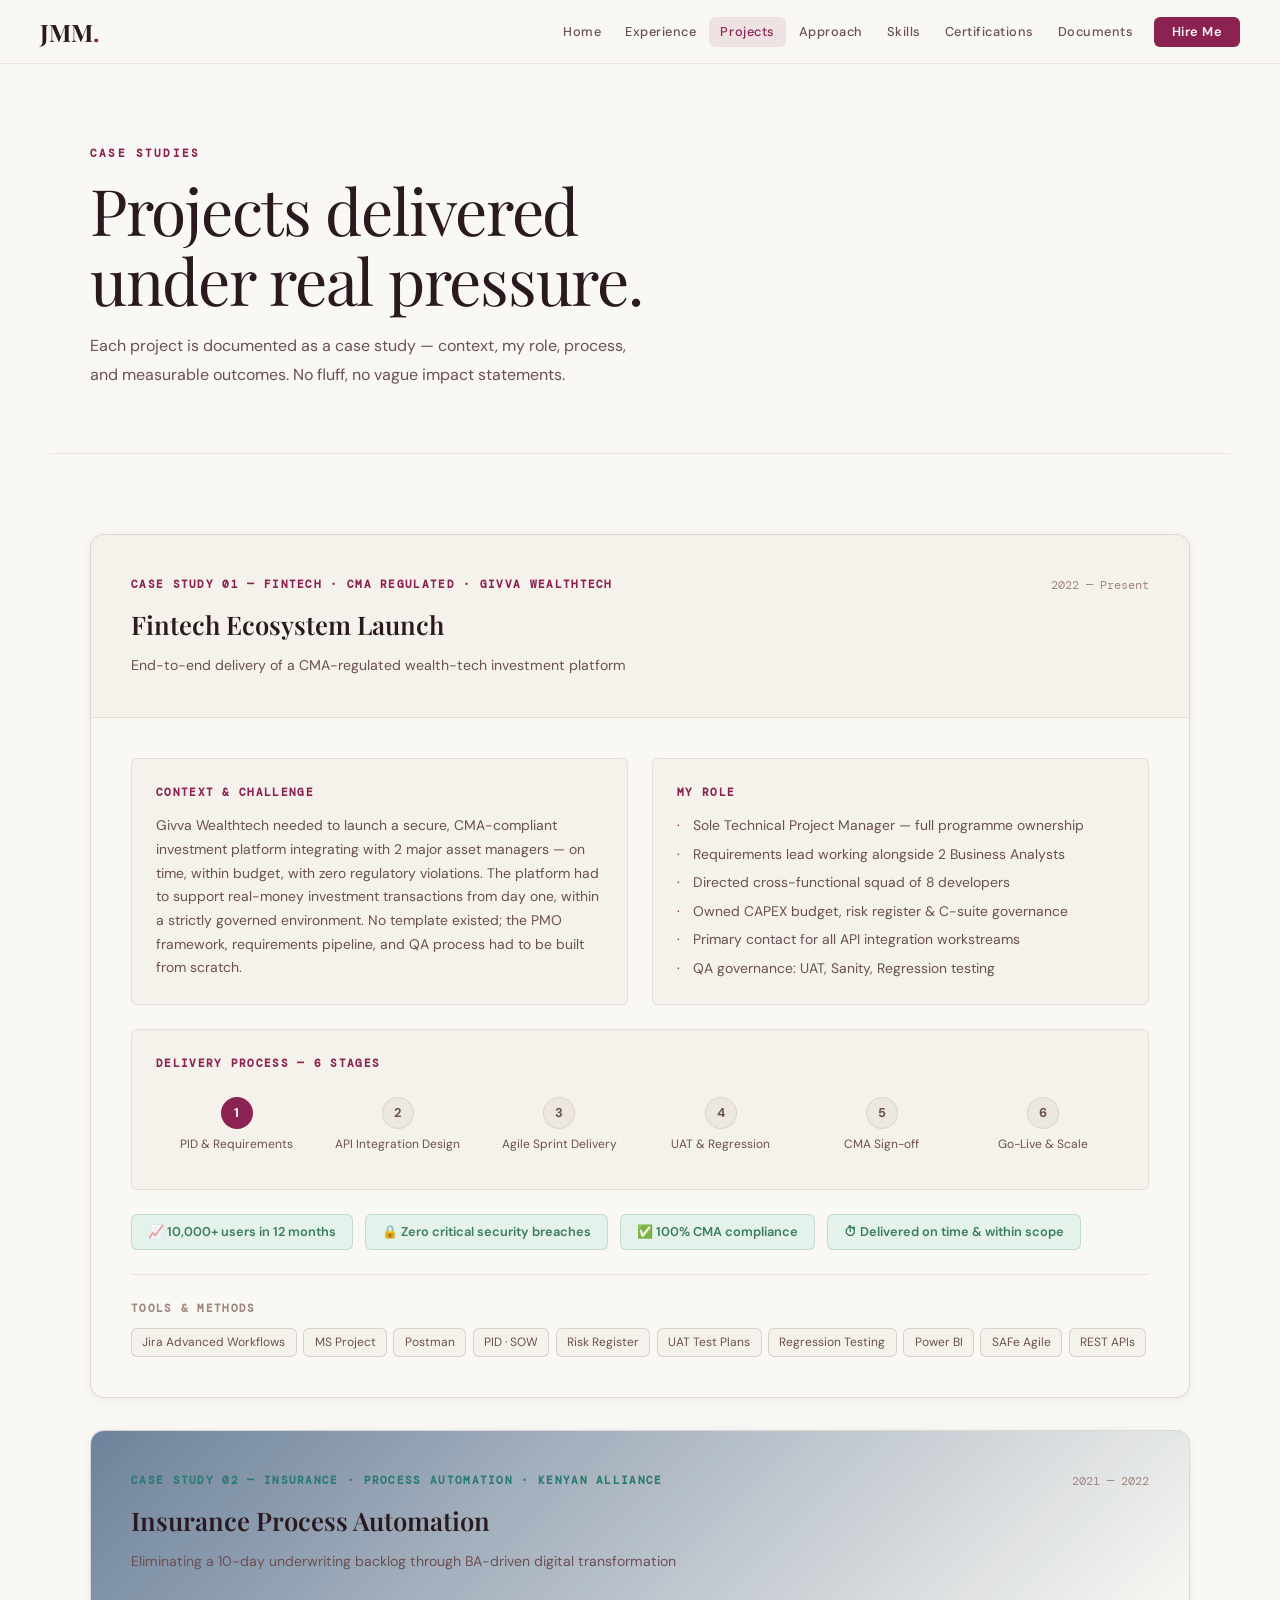
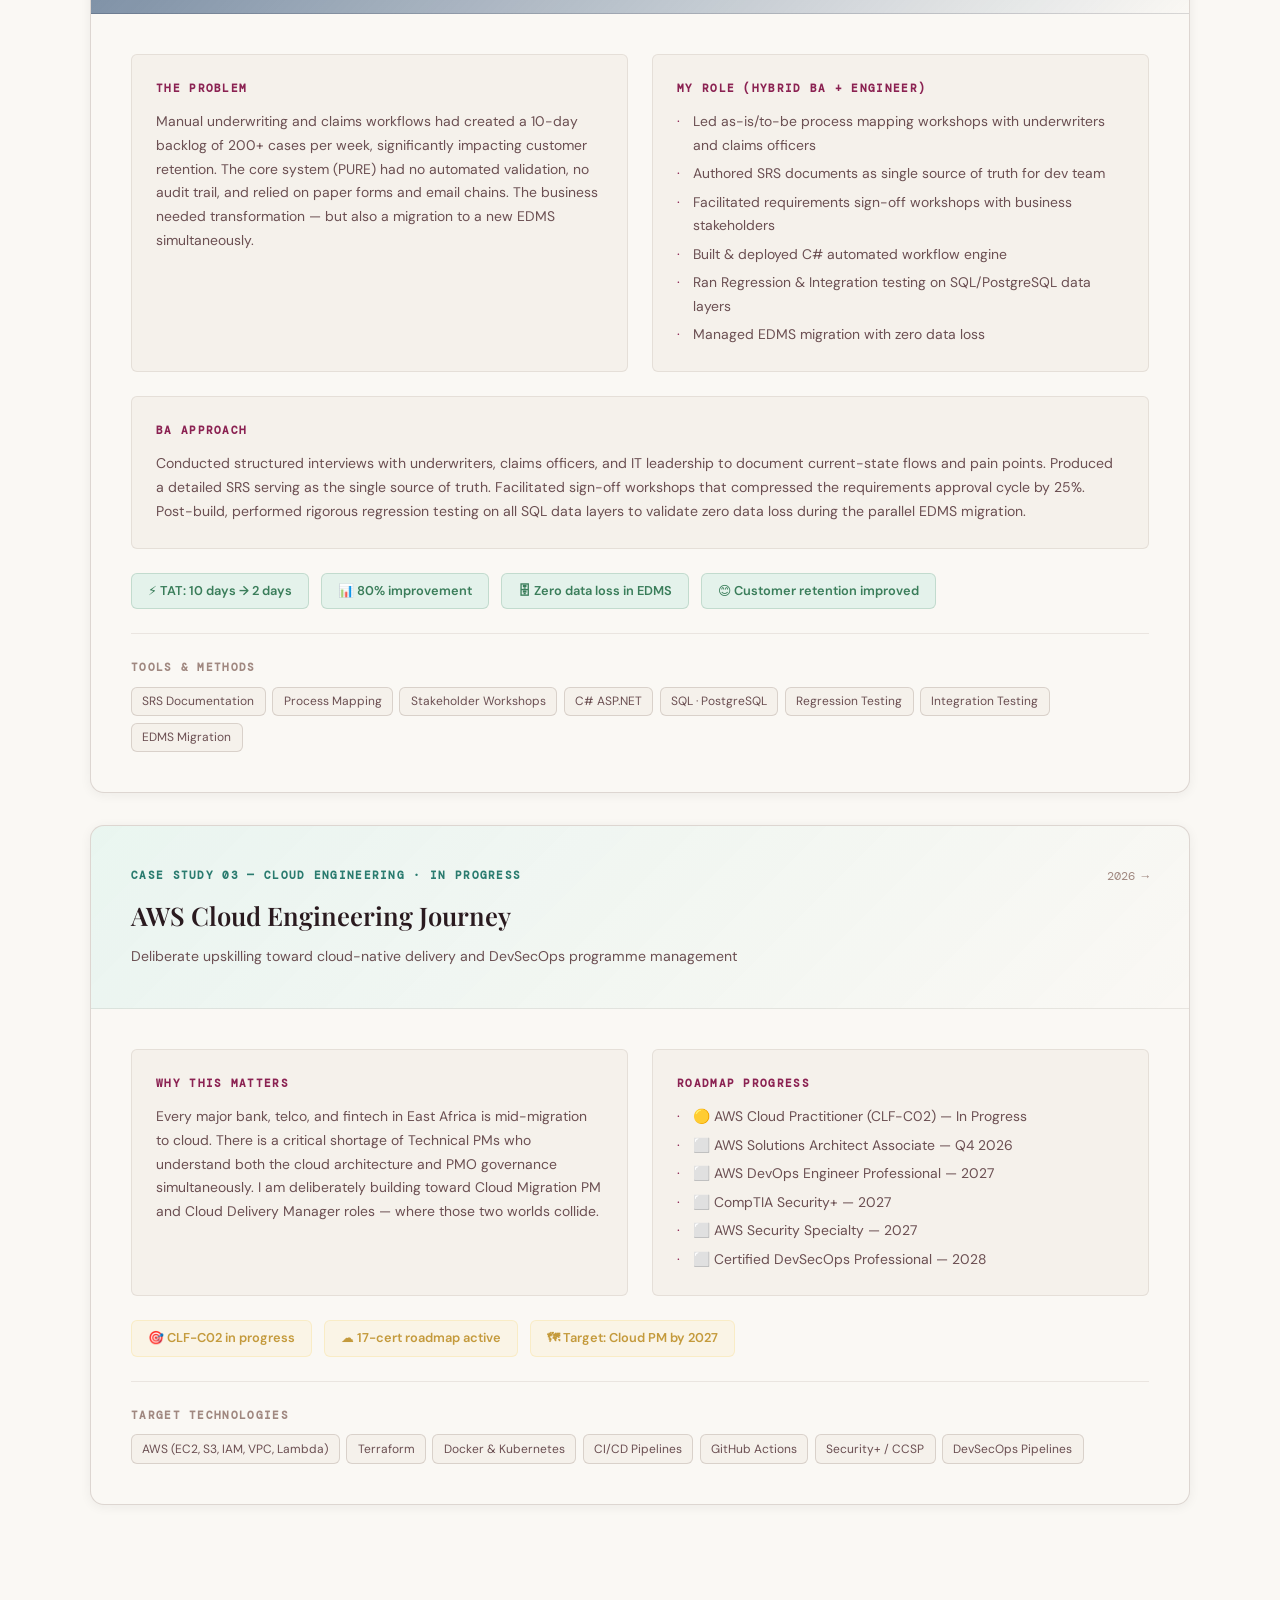
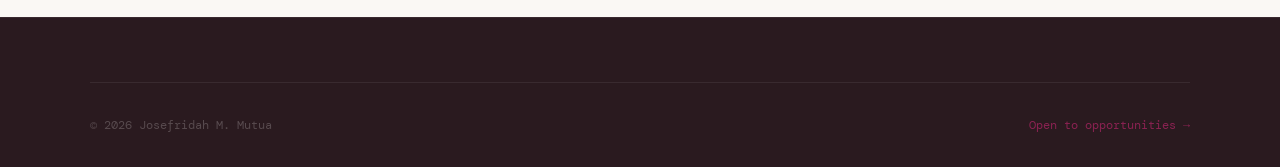
<file: josefridah-portfolio/pages/projects.html>
<!DOCTYPE html>
<html lang="en">
<head>
<meta charset="UTF-8">
<meta name="viewport" content="width=device-width, initial-scale=1.0">
<title>Projects — Josefridah M. Mutua</title>
<link rel="preconnect" href="https://fonts.googleapis.com">
<link href="https://fonts.googleapis.com/css2?family=Playfair+Display:wght@400;700;900&family=DM+Sans:wght@300;400;500;600&family=DM+Mono:wght@400;500&display=swap" rel="stylesheet">
<link rel="stylesheet" href="../css/main.css">
</head>
<body>
<nav id="nav">
  <a href="../index.html" class="nav-logo">JMM<span>.</span></a>
  <button class="nav-toggle" id="navToggle"><span></span><span></span><span></span></button>
  <ul class="nav-links" id="navLinks">
    <li><a href="../index.html">Home</a></li>
    <li><a href="experience.html">Experience</a></li>
    <li><a href="projects.html" class="active">Projects</a></li>
    <li><a href="approach.html">Approach</a></li>
    <li><a href="skills.html">Skills</a></li>
    <li><a href="certifications.html">Certifications</a></li>
    <li><a href="documents.html">Documents</a></li>
    <li><a href="contact.html" class="nav-cta">Hire Me</a></li>
  </ul>
</nav>

<div class="page-hero">
  <span class="section-eyebrow">Case Studies</span>
  <h1>Projects delivered<br>under real pressure.</h1>
  <p>Each project is documented as a case study — context, my role, process, and measurable outcomes. No fluff, no vague impact statements.</p>
</div>

<section class="projects-section">
  <div class="container">

    <!-- PROJECT 1 -->
    <div class="project-card fade-in" id="fintech">
      <div class="pc-header">
        <div class="pc-header-left">
          <span class="pc-eyebrow">Case Study 01 — Fintech · CMA Regulated · Givva Wealthtech</span>
          <h3>Fintech Ecosystem Launch</h3>
          <p>End-to-end delivery of a CMA-regulated wealth-tech investment platform</p>
        </div>
        <div class="pc-header-right">
          <div class="pc-period">2022 — Present</div>
        </div>
      </div>
      <div class="pc-body">
        <div class="pc-grid">
          <div class="pc-block">
            <h5>Context & Challenge</h5>
            <p>Givva Wealthtech needed to launch a secure, CMA-compliant investment platform integrating with 2 major asset managers — on time, within budget, with zero regulatory violations. The platform had to support real-money investment transactions from day one, within a strictly governed environment. No template existed; the PMO framework, requirements pipeline, and QA process had to be built from scratch.</p>
          </div>
          <div class="pc-block">
            <h5>My Role</h5>
            <ul>
              <li>Sole Technical Project Manager — full programme ownership</li>
              <li>Requirements lead working alongside 2 Business Analysts</li>
              <li>Directed cross-functional squad of 8 developers</li>
              <li>Owned CAPEX budget, risk register & C-suite governance</li>
              <li>Primary contact for all API integration workstreams</li>
              <li>QA governance: UAT, Sanity, Regression testing</li>
            </ul>
          </div>
        </div>
        <div class="pc-block" style="margin-bottom:1.5rem;">
          <h5>Delivery Process — 6 Stages</h5>
          <div style="display:flex; gap:0; flex-wrap:wrap; margin-top:0.5rem;">
            <div style="flex:1; min-width:100px; text-align:center; padding:0.75rem 0.5rem;">
              <div style="width:32px;height:32px;border-radius:50%;background:var(--accent);color:#fff;font-size:0.8rem;font-weight:700;display:flex;align-items:center;justify-content:center;margin:0 auto 0.4rem;">1</div>
              <div style="font-size:0.75rem;color:var(--text2);line-height:1.4;">PID &amp; Requirements</div>
            </div>
            <div style="flex:1;min-width:100px;text-align:center;padding:0.75rem 0.5rem;">
              <div style="width:32px;height:32px;border-radius:50%;background:var(--bg3);border:1px solid var(--border);color:var(--text2);font-size:0.8rem;font-weight:700;display:flex;align-items:center;justify-content:center;margin:0 auto 0.4rem;">2</div>
              <div style="font-size:0.75rem;color:var(--text2);line-height:1.4;">API Integration Design</div>
            </div>
            <div style="flex:1;min-width:100px;text-align:center;padding:0.75rem 0.5rem;">
              <div style="width:32px;height:32px;border-radius:50%;background:var(--bg3);border:1px solid var(--border);color:var(--text2);font-size:0.8rem;font-weight:700;display:flex;align-items:center;justify-content:center;margin:0 auto 0.4rem;">3</div>
              <div style="font-size:0.75rem;color:var(--text2);line-height:1.4;">Agile Sprint Delivery</div>
            </div>
            <div style="flex:1;min-width:100px;text-align:center;padding:0.75rem 0.5rem;">
              <div style="width:32px;height:32px;border-radius:50%;background:var(--bg3);border:1px solid var(--border);color:var(--text2);font-size:0.8rem;font-weight:700;display:flex;align-items:center;justify-content:center;margin:0 auto 0.4rem;">4</div>
              <div style="font-size:0.75rem;color:var(--text2);line-height:1.4;">UAT &amp; Regression</div>
            </div>
            <div style="flex:1;min-width:100px;text-align:center;padding:0.75rem 0.5rem;">
              <div style="width:32px;height:32px;border-radius:50%;background:var(--bg3);border:1px solid var(--border);color:var(--text2);font-size:0.8rem;font-weight:700;display:flex;align-items:center;justify-content:center;margin:0 auto 0.4rem;">5</div>
              <div style="font-size:0.75rem;color:var(--text2);line-height:1.4;">CMA Sign-off</div>
            </div>
            <div style="flex:1;min-width:100px;text-align:center;padding:0.75rem 0.5rem;">
              <div style="width:32px;height:32px;border-radius:50%;background:var(--bg3);border:1px solid var(--border);color:var(--text2);font-size:0.8rem;font-weight:700;display:flex;align-items:center;justify-content:center;margin:0 auto 0.4rem;">6</div>
              <div style="font-size:0.75rem;color:var(--text2);line-height:1.4;">Go-Live &amp; Scale</div>
            </div>
          </div>
        </div>
        <div class="pc-outcomes-row">
          <div class="pc-outcome">📈 10,000+ users in 12 months</div>
          <div class="pc-outcome">🔒 Zero critical security breaches</div>
          <div class="pc-outcome">✅ 100% CMA compliance</div>
          <div class="pc-outcome">⏱ Delivered on time & within scope</div>
        </div>
        <div class="pc-tools">
          <h5>Tools & Methods</h5>
          <div class="tools-list">
            <span class="tool-chip">Jira Advanced Workflows</span><span class="tool-chip">MS Project</span><span class="tool-chip">Postman</span><span class="tool-chip">PID · SOW</span><span class="tool-chip">Risk Register</span><span class="tool-chip">UAT Test Plans</span><span class="tool-chip">Regression Testing</span><span class="tool-chip">Power BI</span><span class="tool-chip">SAFe Agile</span><span class="tool-chip">REST APIs</span>
          </div>
        </div>
      </div>
    </div>

    <!-- PROJECT 2 -->
    <div class="project-card fade-in" id="insurance">
      <div class="pc-header" style="background:linear-gradient(135deg,rgba(15,52,96,0.6),transparent);">
        <div class="pc-header-left">
          <span class="pc-eyebrow" style="color:var(--teal);">Case Study 02 — Insurance · Process Automation · Kenyan Alliance</span>
          <h3>Insurance Process Automation</h3>
          <p>Eliminating a 10-day underwriting backlog through BA-driven digital transformation</p>
        </div>
        <div class="pc-header-right">
          <div class="pc-period">2021 — 2022</div>
        </div>
      </div>
      <div class="pc-body">
        <div class="pc-grid">
          <div class="pc-block">
            <h5>The Problem</h5>
            <p>Manual underwriting and claims workflows had created a 10-day backlog of 200+ cases per week, significantly impacting customer retention. The core system (PURE) had no automated validation, no audit trail, and relied on paper forms and email chains. The business needed transformation — but also a migration to a new EDMS simultaneously.</p>
          </div>
          <div class="pc-block">
            <h5>My Role (Hybrid BA + Engineer)</h5>
            <ul>
              <li>Led as-is/to-be process mapping workshops with underwriters and claims officers</li>
              <li>Authored SRS documents as single source of truth for dev team</li>
              <li>Facilitated requirements sign-off workshops with business stakeholders</li>
              <li>Built & deployed C# automated workflow engine</li>
              <li>Ran Regression & Integration testing on SQL/PostgreSQL data layers</li>
              <li>Managed EDMS migration with zero data loss</li>
            </ul>
          </div>
        </div>
        <div class="pc-block" style="margin-bottom:1.5rem;">
          <h5>BA Approach</h5>
          <p style="font-size:0.88rem; color:var(--text2); line-height:1.7;">Conducted structured interviews with underwriters, claims officers, and IT leadership to document current-state flows and pain points. Produced a detailed SRS serving as the single source of truth. Facilitated sign-off workshops that compressed the requirements approval cycle by 25%. Post-build, performed rigorous regression testing on all SQL data layers to validate zero data loss during the parallel EDMS migration.</p>
        </div>
        <div class="pc-outcomes-row">
          <div class="pc-outcome">⚡ TAT: 10 days → 2 days</div>
          <div class="pc-outcome">📊 80% improvement</div>
          <div class="pc-outcome">🗄 Zero data loss in EDMS</div>
          <div class="pc-outcome">😊 Customer retention improved</div>
        </div>
        <div class="pc-tools">
          <h5>Tools & Methods</h5>
          <div class="tools-list">
            <span class="tool-chip">SRS Documentation</span><span class="tool-chip">Process Mapping</span><span class="tool-chip">Stakeholder Workshops</span><span class="tool-chip">C# ASP.NET</span><span class="tool-chip">SQL · PostgreSQL</span><span class="tool-chip">Regression Testing</span><span class="tool-chip">Integration Testing</span><span class="tool-chip">EDMS Migration</span>
          </div>
        </div>
      </div>
    </div>

    <!-- PROJECT 3 -->
    <div class="project-card fade-in" id="cloud">
      <div class="pc-header" style="background:linear-gradient(135deg,rgba(45,212,191,0.08),transparent);">
        <div class="pc-header-left">
          <span class="pc-eyebrow" style="color:var(--teal);">Case Study 03 — Cloud Engineering · In Progress</span>
          <h3>AWS Cloud Engineering Journey</h3>
          <p>Deliberate upskilling toward cloud-native delivery and DevSecOps programme management</p>
        </div>
        <div class="pc-header-right">
          <div class="pc-period">2026 →</div>
        </div>
      </div>
      <div class="pc-body">
        <div class="pc-grid">
          <div class="pc-block">
            <h5>Why This Matters</h5>
            <p>Every major bank, telco, and fintech in East Africa is mid-migration to cloud. There is a critical shortage of Technical PMs who understand both the cloud architecture and PMO governance simultaneously. I am deliberately building toward Cloud Migration PM and Cloud Delivery Manager roles — where those two worlds collide.</p>
          </div>
          <div class="pc-block">
            <h5>Roadmap Progress</h5>
            <ul>
              <li>🟡 AWS Cloud Practitioner (CLF-C02) — In Progress</li>
              <li>⬜ AWS Solutions Architect Associate — Q4 2026</li>
              <li>⬜ AWS DevOps Engineer Professional — 2027</li>
              <li>⬜ CompTIA Security+ — 2027</li>
              <li>⬜ AWS Security Specialty — 2027</li>
              <li>⬜ Certified DevSecOps Professional — 2028</li>
            </ul>
          </div>
        </div>
        <div class="pc-outcomes-row">
          <div class="pc-outcome" style="background:rgba(245,200,66,0.07);border-color:rgba(245,200,66,0.2);color:var(--gold);">🎯 CLF-C02 in progress</div>
          <div class="pc-outcome" style="background:rgba(245,200,66,0.07);border-color:rgba(245,200,66,0.2);color:var(--gold);">☁ 17-cert roadmap active</div>
          <div class="pc-outcome" style="background:rgba(245,200,66,0.07);border-color:rgba(245,200,66,0.2);color:var(--gold);">🗺 Target: Cloud PM by 2027</div>
        </div>
        <div class="pc-tools">
          <h5>Target Technologies</h5>
          <div class="tools-list">
            <span class="tool-chip">AWS (EC2, S3, IAM, VPC, Lambda)</span><span class="tool-chip">Terraform</span><span class="tool-chip">Docker & Kubernetes</span><span class="tool-chip">CI/CD Pipelines</span><span class="tool-chip">GitHub Actions</span><span class="tool-chip">Security+ / CCSP</span><span class="tool-chip">DevSecOps Pipelines</span>
          </div>
        </div>
      </div>
    </div>

  </div>
</section>

<footer class="footer">
  <div class="container">
    <div class="footer-bottom">
      <span>© 2026 Josefridah M. Mutua</span>
      <a href="contact.html" style="color:var(--accent);">Open to opportunities →</a>
    </div>
  </div>
</footer>
<script src="../js/main.js"></script>
</body>
</html>
</file>
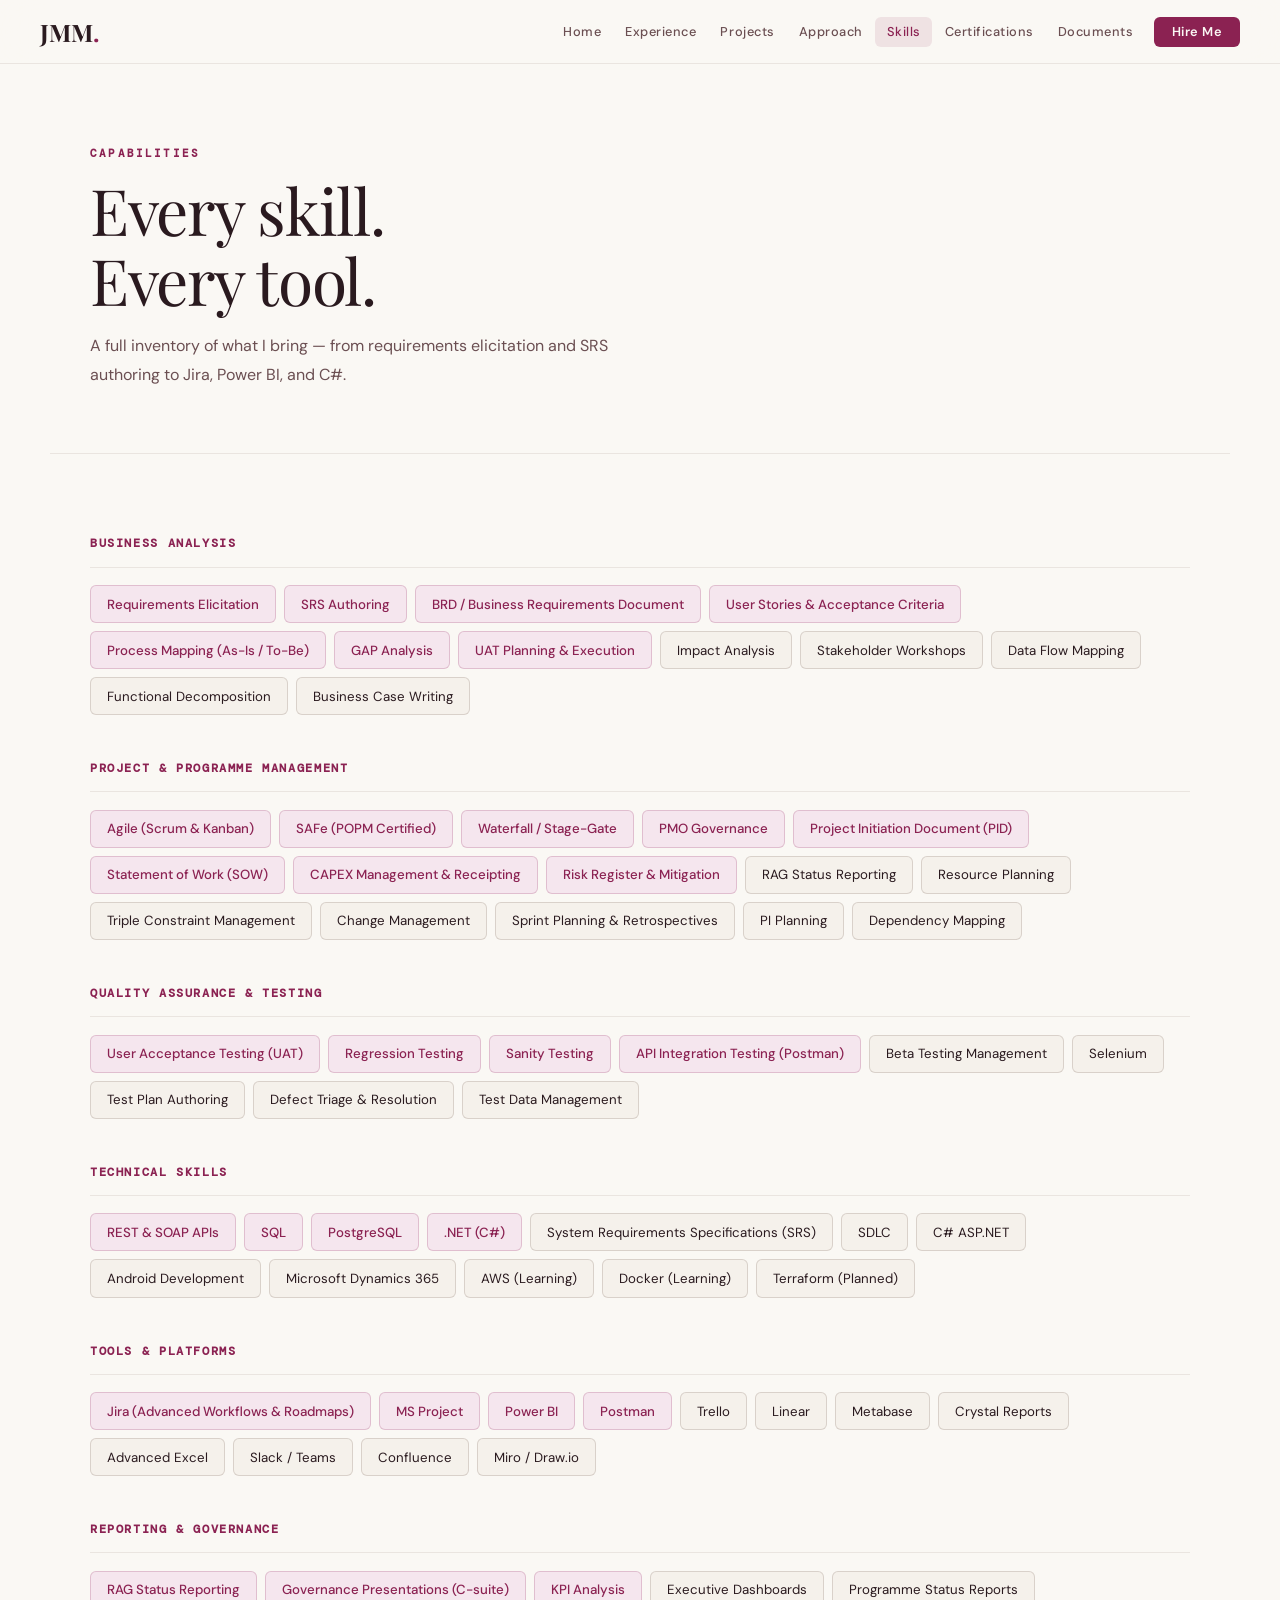
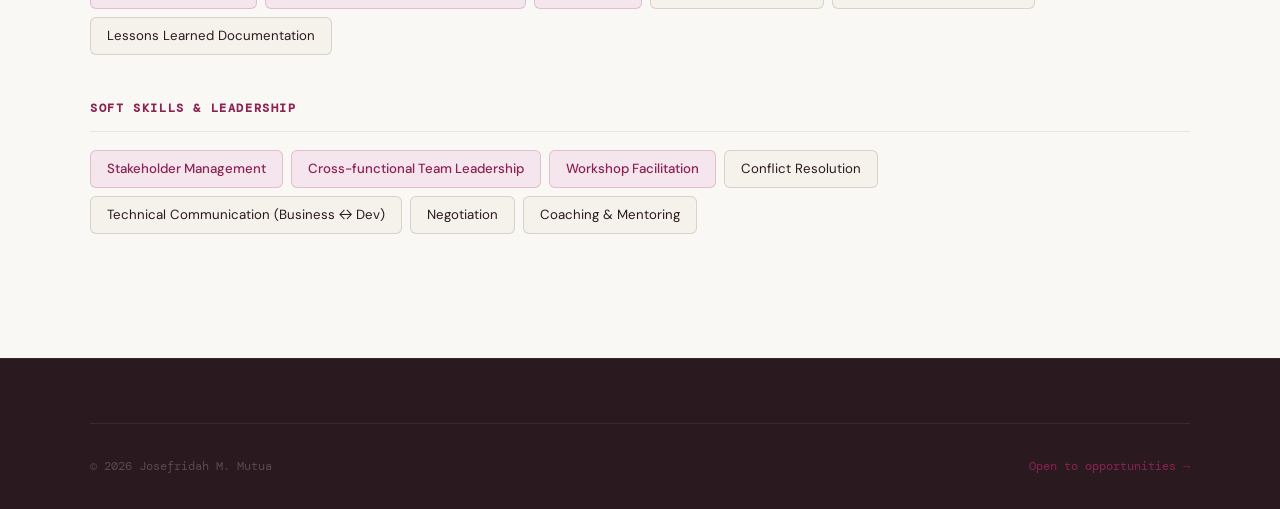
<file: josefridah-portfolio/pages/skills.html>
<!DOCTYPE html>
<html lang="en">
<head>
<meta charset="UTF-8">
<meta name="viewport" content="width=device-width, initial-scale=1.0">
<title>Skills — Josefridah M. Mutua</title>
<link rel="preconnect" href="https://fonts.googleapis.com">
<link href="https://fonts.googleapis.com/css2?family=Playfair+Display:wght@400;700;900&family=DM+Sans:wght@300;400;500;600&family=DM+Mono:wght@400;500&display=swap" rel="stylesheet">
<link rel="stylesheet" href="../css/main.css">
</head>
<body>
<nav id="nav">
  <a href="../index.html" class="nav-logo">JMM<span>.</span></a>
  <button class="nav-toggle" id="navToggle"><span></span><span></span><span></span></button>
  <ul class="nav-links" id="navLinks">
    <li><a href="../index.html">Home</a></li>
    <li><a href="experience.html">Experience</a></li>
    <li><a href="projects.html">Projects</a></li>
    <li><a href="approach.html">Approach</a></li>
    <li><a href="skills.html" class="active">Skills</a></li>
    <li><a href="certifications.html">Certifications</a></li>
    <li><a href="documents.html">Documents</a></li>
    <li><a href="contact.html" class="nav-cta">Hire Me</a></li>
  </ul>
</nav>
<div class="page-hero">
  <span class="section-eyebrow">Capabilities</span>
  <h1>Every skill.<br>Every tool.</h1>
  <p>A full inventory of what I bring — from requirements elicitation and SRS authoring to Jira, Power BI, and C#.</p>
</div>

<section class="skills-section">
  <div class="container">

    <div class="skills-category fade-in">
      <h3>Business Analysis</h3>
      <div class="skills-pills">
        <span class="skill-pill-item strong">Requirements Elicitation</span>
        <span class="skill-pill-item strong">SRS Authoring</span>
        <span class="skill-pill-item strong">BRD / Business Requirements Document</span>
        <span class="skill-pill-item strong">User Stories & Acceptance Criteria</span>
        <span class="skill-pill-item strong">Process Mapping (As-Is / To-Be)</span>
        <span class="skill-pill-item strong">GAP Analysis</span>
        <span class="skill-pill-item strong">UAT Planning & Execution</span>
        <span class="skill-pill-item">Impact Analysis</span>
        <span class="skill-pill-item">Stakeholder Workshops</span>
        <span class="skill-pill-item">Data Flow Mapping</span>
        <span class="skill-pill-item">Functional Decomposition</span>
        <span class="skill-pill-item">Business Case Writing</span>
      </div>
    </div>

    <div class="skills-category fade-in">
      <h3>Project & Programme Management</h3>
      <div class="skills-pills">
        <span class="skill-pill-item strong">Agile (Scrum & Kanban)</span>
        <span class="skill-pill-item strong">SAFe (POPM Certified)</span>
        <span class="skill-pill-item strong">Waterfall / Stage-Gate</span>
        <span class="skill-pill-item strong">PMO Governance</span>
        <span class="skill-pill-item strong">Project Initiation Document (PID)</span>
        <span class="skill-pill-item strong">Statement of Work (SOW)</span>
        <span class="skill-pill-item strong">CAPEX Management & Receipting</span>
        <span class="skill-pill-item strong">Risk Register & Mitigation</span>
        <span class="skill-pill-item">RAG Status Reporting</span>
        <span class="skill-pill-item">Resource Planning</span>
        <span class="skill-pill-item">Triple Constraint Management</span>
        <span class="skill-pill-item">Change Management</span>
        <span class="skill-pill-item">Sprint Planning & Retrospectives</span>
        <span class="skill-pill-item">PI Planning</span>
        <span class="skill-pill-item">Dependency Mapping</span>
      </div>
    </div>

    <div class="skills-category fade-in">
      <h3>Quality Assurance & Testing</h3>
      <div class="skills-pills">
        <span class="skill-pill-item strong">User Acceptance Testing (UAT)</span>
        <span class="skill-pill-item strong">Regression Testing</span>
        <span class="skill-pill-item strong">Sanity Testing</span>
        <span class="skill-pill-item strong">API Integration Testing (Postman)</span>
        <span class="skill-pill-item">Beta Testing Management</span>
        <span class="skill-pill-item">Selenium</span>
        <span class="skill-pill-item">Test Plan Authoring</span>
        <span class="skill-pill-item">Defect Triage & Resolution</span>
        <span class="skill-pill-item">Test Data Management</span>
      </div>
    </div>

    <div class="skills-category fade-in">
      <h3>Technical Skills</h3>
      <div class="skills-pills">
        <span class="skill-pill-item strong">REST & SOAP APIs</span>
        <span class="skill-pill-item strong">SQL</span>
        <span class="skill-pill-item strong">PostgreSQL</span>
        <span class="skill-pill-item strong">.NET (C#)</span>
        <span class="skill-pill-item">System Requirements Specifications (SRS)</span>
        <span class="skill-pill-item">SDLC</span>
        <span class="skill-pill-item">C# ASP.NET</span>
        <span class="skill-pill-item">Android Development</span>
        <span class="skill-pill-item">Microsoft Dynamics 365</span>
        <span class="skill-pill-item">AWS (Learning)</span>
        <span class="skill-pill-item">Docker (Learning)</span>
        <span class="skill-pill-item">Terraform (Planned)</span>
      </div>
    </div>

    <div class="skills-category fade-in">
      <h3>Tools & Platforms</h3>
      <div class="skills-pills">
        <span class="skill-pill-item strong">Jira (Advanced Workflows & Roadmaps)</span>
        <span class="skill-pill-item strong">MS Project</span>
        <span class="skill-pill-item strong">Power BI</span>
        <span class="skill-pill-item strong">Postman</span>
        <span class="skill-pill-item">Trello</span>
        <span class="skill-pill-item">Linear</span>
        <span class="skill-pill-item">Metabase</span>
        <span class="skill-pill-item">Crystal Reports</span>
        <span class="skill-pill-item">Advanced Excel</span>
        <span class="skill-pill-item">Slack / Teams</span>
        <span class="skill-pill-item">Confluence</span>
        <span class="skill-pill-item">Miro / Draw.io</span>
      </div>
    </div>

    <div class="skills-category fade-in">
      <h3>Reporting & Governance</h3>
      <div class="skills-pills">
        <span class="skill-pill-item strong">RAG Status Reporting</span>
        <span class="skill-pill-item strong">Governance Presentations (C-suite)</span>
        <span class="skill-pill-item strong">KPI Analysis</span>
        <span class="skill-pill-item">Executive Dashboards</span>
        <span class="skill-pill-item">Programme Status Reports</span>
        <span class="skill-pill-item">Lessons Learned Documentation</span>
      </div>
    </div>

    <div class="skills-category fade-in">
      <h3>Soft Skills & Leadership</h3>
      <div class="skills-pills">
        <span class="skill-pill-item strong">Stakeholder Management</span>
        <span class="skill-pill-item strong">Cross-functional Team Leadership</span>
        <span class="skill-pill-item strong">Workshop Facilitation</span>
        <span class="skill-pill-item">Conflict Resolution</span>
        <span class="skill-pill-item">Technical Communication (Business ↔ Dev)</span>
        <span class="skill-pill-item">Negotiation</span>
        <span class="skill-pill-item">Coaching & Mentoring</span>
      </div>
    </div>

  </div>
</section>

<footer class="footer">
  <div class="container">
    <div class="footer-bottom">
      <span>© 2026 Josefridah M. Mutua</span>
      <a href="contact.html" style="color:var(--accent);">Open to opportunities →</a>
    </div>
  </div>
</footer>
<script src="../js/main.js"></script>
</body>
</html>
</file>
<file: josefridah-portfolio/css/main.css>
/* ═══════════════════════════════════════════════════════
   JOSEFRIDAH M. MUTUA — PORTFOLIO
   Soft Elegant · Cream/Ivory · Deep Rose Burgundy
═══════════════════════════════════════════════════════ */

:root {
  --bg: #FAF8F4;
  --bg2: #F5F1EB;
  --bg3: #EDE8DF;
  --bg-dark: #2A1A1F;
  --border: rgba(90, 60, 50, 0.10);
  --border2: rgba(90, 60, 50, 0.18);
  --border3: rgba(90, 60, 50, 0.28);
  --text: #2A1A1F;
  --text2: #6B4F52;
  --text3: #A08880;
  --text-inv: #FAF8F4;
  --accent: #8B2252;
  --accent2: #A62D63;
  --accent3: #C4527E;
  --accent-pale: #F5E6EE;
  --accent-mid: rgba(139, 34, 82, 0.10);
  --gold: #C49A3C;
  --gold-pale: #FBF3E0;
  --teal: #2A7B6F;
  --teal-pale: #E3F1EE;
  --green: #3A7D5A;
  --green-pale: #E4F2EB;
  --font-display: 'Cormorant Garamond', 'Playfair Display', Georgia, serif;
  --font-body: 'Jost', 'DM Sans', system-ui, sans-serif;
  --font-mono: 'DM Mono', monospace;
  --radius: 6px;
  --radius-lg: 14px;
  --radius-xl: 22px;
  --shadow-sm: 0 2px 12px rgba(42, 26, 31, 0.06);
  --shadow-md: 0 6px 32px rgba(42, 26, 31, 0.10);
  --shadow-lg: 0 16px 56px rgba(42, 26, 31, 0.13);
  --transition: 0.3s cubic-bezier(0.4, 0, 0.2, 1);
  --max-w: 1180px;
}

*,
*::before,
*::after {
  box-sizing: border-box;
  margin: 0;
  padding: 0;
}

html {
  scroll-behavior: smooth;
  font-size: 16px;
}

body {
  background: var(--bg);
  color: var(--text);
  font-family: var(--font-body);
  font-weight: 400;
  line-height: 1.75;
  overflow-x: hidden;
}

a {
  color: inherit;
  text-decoration: none;
}

img {
  max-width: 100%;
  display: block;
}

ul {
  list-style: none;
}

::-webkit-scrollbar {
  width: 3px;
}

::-webkit-scrollbar-track {
  background: var(--bg2);
}

::-webkit-scrollbar-thumb {
  background: var(--accent3);
  border-radius: 2px;
}

/* ── NAV */
#nav {
  position: fixed;
  top: 0;
  left: 0;
  right: 0;
  z-index: 1000;
  display: flex;
  align-items: center;
  justify-content: space-between;
  padding: 0 2.5rem;
  height: 64px;
  background: rgba(250, 248, 244, 0.92);
  backdrop-filter: blur(20px);
  border-bottom: 1px solid var(--border);
  transition: var(--transition);
}

#nav.scrolled {
  background: rgba(250, 248, 244, 0.98);
  box-shadow: var(--shadow-sm);
}

.nav-logo {
  font-family: var(--font-display);
  font-size: 1.5rem;
  font-weight: 700;
  color: var(--text);
}

.nav-logo span {
  color: var(--accent);
}

.nav-links {
  display: flex;
  align-items: center;
  gap: 0.1rem;
}

.nav-links a {
  font-size: 0.8rem;
  font-weight: 500;
  color: var(--text2);
  padding: 0.4rem 0.7rem;
  border-radius: var(--radius);
  transition: var(--transition);
  letter-spacing: 0.04em;
}

.nav-links a:hover,
.nav-links a.active {
  color: var(--accent);
  background: var(--accent-mid);
}

.nav-links .nav-cta {
  background: var(--accent);
  color: var(--text-inv);
  padding: 0.4rem 1.1rem;
  font-weight: 600;
  margin-left: 0.5rem;
}

.nav-links .nav-cta:hover {
  background: var(--accent2);
}

.nav-toggle {
  display: none;
  flex-direction: column;
  gap: 5px;
  background: none;
  border: none;
  cursor: pointer;
  padding: 4px;
}

.nav-toggle span {
  display: block;
  width: 22px;
  height: 1.5px;
  background: var(--text);
  border-radius: 2px;
  transition: var(--transition);
}

/* ── HERO */
.hero {
  min-height: 100vh;
  display: flex;
  flex-direction: column;
  justify-content: center;
  padding: 9rem 2.5rem 5rem;
  max-width: var(--max-w);
  margin: 0 auto;
  position: relative;
}

.hero-bg {
  position: fixed;
  inset: 0;
  z-index: -1;
  pointer-events: none;
  background:
    radial-gradient(ellipse 80% 60% at 70% 20%, rgba(139, 34, 82, 0.05) 0%, transparent 60%),
    radial-gradient(ellipse 60% 40% at 10% 80%, rgba(196, 154, 60, 0.04) 0%, transparent 60%);
}

.hero-grid {
  position: absolute;
  inset: 0;
  opacity: 0.35;
  background-image: linear-gradient(var(--border) 1px, transparent 1px), linear-gradient(90deg, var(--border) 1px, transparent 1px);
  background-size: 80px 80px;
}

.hero-glow {
  display: none;
}

.hero-tag {
  display: inline-flex;
  align-items: center;
  gap: 0.5rem;
  font-size: 0.7rem;
  font-weight: 600;
  letter-spacing: 0.12em;
  text-transform: uppercase;
  font-family: var(--font-mono);
  color: var(--green);
  background: var(--green-pale);
  border: 1px solid rgba(58, 125, 90, 0.2);
  padding: 0.35rem 1rem;
  border-radius: 20px;
  margin-bottom: 2.5rem;
}

.hero-tag::before {
  content: '';
  width: 6px;
  height: 6px;
  border-radius: 50%;
  background: var(--green);
  animation: blink 2.5s infinite;
}

@keyframes blink {

  0%,
  100% {
    opacity: 1
  }

  50% {
    opacity: 0.25
  }
}

.hero-name {
  font-family: var(--font-display);
  font-size: clamp(4rem, 9vw, 8rem);
  font-weight: 300;
  line-height: 0.92;
  letter-spacing: -0.02em;
  color: var(--text);
  margin-bottom: 2rem;
}

.accent-text {
  color: var(--accent);
  font-style: italic;
}

.hero-roles {
  display: flex;
  flex-wrap: wrap;
  align-items: center;
  gap: 0.5rem;
  margin-bottom: 2rem;
}

.role-pill {
  font-size: 0.78rem;
  font-weight: 500;
  background: var(--bg2);
  border: 1px solid var(--border2);
  color: var(--text2);
  padding: 0.3rem 0.9rem;
  border-radius: 20px;
}

.role-sep {
  color: var(--text3);
}

.hero-bio {
  max-width: 540px;
  font-size: 1rem;
  color: var(--text2);
  line-height: 1.85;
  margin-bottom: 2.5rem;
}

.hero-actions {
  display: flex;
  gap: 1rem;
  flex-wrap: wrap;
  margin-bottom: 3rem;
}

.btn-primary {
  background: var(--accent);
  color: var(--text-inv);
  font-size: 0.85rem;
  font-weight: 600;
  padding: 0.8rem 1.8rem;
  border-radius: var(--radius);
  transition: var(--transition);
  letter-spacing: 0.04em;
  box-shadow: 0 4px 16px rgba(139, 34, 82, 0.25);
}

.btn-primary:hover {
  background: var(--accent2);
  box-shadow: 0 6px 24px rgba(139, 34, 82, 0.35);
  transform: translateY(-1px);
}

.btn-ghost {
  background: transparent;
  color: var(--text);
  font-size: 0.85rem;
  font-weight: 500;
  padding: 0.8rem 1.8rem;
  border: 1px solid var(--border3);
  border-radius: var(--radius);
  transition: var(--transition);
}

.btn-ghost:hover {
  border-color: var(--accent);
  color: var(--accent);
  background: var(--accent-mid);
}

.hero-location {
  display: flex;
  align-items: center;
  gap: 0.5rem;
  font-size: 0.78rem;
  color: var(--text3);
  font-family: var(--font-mono);
}

.dot-green {
  width: 7px;
  height: 7px;
  border-radius: 50%;
  background: var(--green);
  animation: blink 2.5s infinite;
}

.hero-stats {
  display: flex;
  align-items: stretch;
  margin-top: 5rem;
  background: var(--bg);
  border: 1px solid var(--border2);
  border-radius: var(--radius-lg);
  box-shadow: var(--shadow-sm);
  overflow: hidden;
  max-width: 700px;
}

.stat {
  flex: 1;
  display: flex;
  flex-direction: column;
  align-items: center;
  padding: 1.75rem 1rem;
  transition: var(--transition);
}

.stat:hover {
  background: var(--accent-pale);
}

.stat-num {
  font-family: var(--font-display);
  font-size: 2.2rem;
  font-weight: 700;
  color: var(--accent);
  line-height: 1;
}

.stat-label {
  font-size: 0.68rem;
  color: var(--text3);
  margin-top: 0.35rem;
  text-align: center;
  font-weight: 500;
  letter-spacing: 0.06em;
  text-transform: uppercase;
  font-family: var(--font-mono);
}

.stat-div {
  width: 1px;
  background: var(--border);
  align-self: stretch;
}

/* ── SHARED */
.container {
  max-width: var(--max-w);
  margin: 0 auto;
  padding: 0 2.5rem;
}

.section-eyebrow {
  display: block;
  font-size: 0.68rem;
  font-weight: 600;
  letter-spacing: 0.2em;
  text-transform: uppercase;
  color: var(--accent);
  margin-bottom: 0.75rem;
  font-family: var(--font-mono);
}

.section-header {
  max-width: 620px;
  margin-bottom: 3.5rem;
}

.section-header h2 {
  font-family: var(--font-display);
  font-size: clamp(2rem, 4vw, 2.8rem);
  font-weight: 400;
  color: var(--text);
  line-height: 1.2;
  margin-bottom: 1rem;
  letter-spacing: -0.01em;
}

.section-header p {
  color: var(--text2);
  font-size: 0.97rem;
  line-height: 1.8;
}

/* ── ABOUT / PHOTO SECTION */
.about-section {
  padding: 7rem 0;
  background: var(--bg2);
  border-top: 1px solid var(--border);
  border-bottom: 1px solid var(--border);
}

.about-grid {
  display: grid;
  grid-template-columns: 320px 1fr;
  gap: 5rem;
  align-items: center;
}

.about-photo-wrap {
  position: relative;
}

.about-photo-frame {
  width: 100%;
  aspect-ratio: 3/4;
  border-radius: var(--radius-xl);
  overflow: hidden;
  box-shadow: var(--shadow-lg);
  background: var(--bg3);
  position: relative;
}

.about-photo-frame img {
  width: 100%;
  height: 100%;
  object-fit: cover;
  object-position: center top;
  display: block;
}

.photo-placeholder {
  width: 100%;
  height: 100%;
  min-height: 420px;
  display: flex;
  flex-direction: column;
  align-items: center;
  justify-content: center;
  background: linear-gradient(145deg, var(--bg3) 0%, var(--accent-pale) 100%);
  gap: 0.75rem;
}

.ph-initials {
  font-family: var(--font-display);
  font-size: 5rem;
  font-weight: 700;
  color: var(--accent);
  opacity: 0.5;
  line-height: 1;
}

.ph-label {
  font-size: 0.68rem;
  font-family: var(--font-mono);
  color: var(--text3);
  letter-spacing: 0.12em;
  text-transform: uppercase;
}

.about-photo-wrap::before {
  content: '';
  position: absolute;
  top: -14px;
  left: -14px;
  width: 70px;
  height: 70px;
  border-top: 2px solid var(--accent);
  border-left: 2px solid var(--accent);
  border-radius: 4px 0 0 0;
  opacity: 0.4;
  z-index: 1;
}

.about-photo-wrap::after {
  content: '';
  position: absolute;
  bottom: -14px;
  right: -14px;
  width: 70px;
  height: 70px;
  border-bottom: 2px solid var(--gold);
  border-right: 2px solid var(--gold);
  border-radius: 0 0 4px 0;
  opacity: 0.35;
  z-index: 1;
}

.photo-upload-hint {
  margin-top: 1rem;
  font-size: 0.7rem;
  color: var(--text3);
  font-family: var(--font-mono);
  text-align: center;
  line-height: 1.5;
  background: var(--bg);
  border: 1px dashed var(--border2);
  border-radius: var(--radius);
  padding: 0.65rem 1rem;
}

.about-content h2 {
  font-family: var(--font-display);
  font-size: clamp(1.8rem, 3.5vw, 2.6rem);
  font-weight: 400;
  color: var(--text);
  line-height: 1.2;
  margin-bottom: 1.5rem;
}

.about-content h2 em {
  color: var(--accent);
  font-style: italic;
}

.about-content p {
  font-size: 0.97rem;
  color: var(--text2);
  line-height: 1.85;
  margin-bottom: 1rem;
}

.about-highlights {
  display: grid;
  grid-template-columns: 1fr 1fr;
  gap: 0.75rem;
  margin: 1.75rem 0;
}

.highlight-item {
  display: flex;
  align-items: flex-start;
  gap: 0.6rem;
  font-size: 0.85rem;
  color: var(--text2);
}

.hi-dot {
  width: 6px;
  height: 6px;
  border-radius: 50%;
  background: var(--accent);
  flex-shrink: 0;
  margin-top: 0.45rem;
}

.about-tags {
  display: flex;
  flex-wrap: wrap;
  gap: 0.5rem;
  margin-top: 1.5rem;
}

.about-tag {
  font-size: 0.75rem;
  font-weight: 500;
  background: var(--accent-pale);
  border: 1px solid rgba(139, 34, 82, 0.15);
  color: var(--accent);
  padding: 0.28rem 0.8rem;
  border-radius: 20px;
}

/* ── ROLES */
.roles-section {
  padding: 7rem 0;
  background: var(--bg);
}

.roles-grid {
  display: grid;
  grid-template-columns: repeat(auto-fit, minmax(260px, 1fr));
  gap: 1.25rem;
}

.role-card {
  background: var(--bg);
  border: 1px solid var(--border2);
  border-radius: var(--radius-lg);
  padding: 2.25rem;
  transition: var(--transition);
  box-shadow: var(--shadow-sm);
  position: relative;
  overflow: hidden;
}

.role-card::before {
  content: '';
  position: absolute;
  top: 0;
  left: 0;
  right: 0;
  height: 3px;
  background: var(--accent);
  opacity: 0;
  transition: var(--transition);
}

.role-card:hover {
  box-shadow: var(--shadow-md);
  border-color: var(--border3);
  transform: translateY(-2px);
}

.role-card:hover::before {
  opacity: 1;
}

.role-card[data-color="teal"]::before {
  background: var(--teal);
}

.role-card[data-color="gold"]::before {
  background: var(--gold);
}

.role-card[data-color="purple"]::before {
  background: #7C5CBF;
}

.role-icon {
  font-size: 1.5rem;
  margin-bottom: 1.25rem;
  color: var(--accent);
}

.role-card[data-color="teal"] .role-icon {
  color: var(--teal);
}

.role-card[data-color="gold"] .role-icon {
  color: var(--gold);
}

.role-card[data-color="purple"] .role-icon {
  color: #7C5CBF;
}

.role-card h3 {
  font-family: var(--font-display);
  font-size: 1.3rem;
  font-weight: 600;
  color: var(--text);
  margin-bottom: 0.75rem;
}

.role-card p {
  font-size: 0.88rem;
  color: var(--text2);
  line-height: 1.75;
  margin-bottom: 1.25rem;
}

.role-card ul {
  margin-bottom: 1.5rem;
}

.role-card ul li {
  font-size: 0.82rem;
  color: var(--text3);
  padding: 0.2rem 0 0.2rem 1rem;
  position: relative;
}

.role-card ul li::before {
  content: '—';
  position: absolute;
  left: 0;
  color: var(--accent);
  font-size: 0.65rem;
  top: 0.35rem;
}

.role-card[data-color="teal"] ul li::before {
  color: var(--teal);
}

.role-card[data-color="gold"] ul li::before {
  color: var(--gold);
}

.role-card[data-color="purple"] ul li::before {
  color: #7C5CBF;
}

.role-link {
  font-size: 0.8rem;
  font-weight: 600;
  color: var(--accent);
}

.role-card[data-color="teal"] .role-link {
  color: var(--teal);
}

.role-card[data-color="gold"] .role-link {
  color: var(--gold);
}

.role-card[data-color="purple"] .role-link {
  color: #7C5CBF;
}

.role-card[data-color="startup"] .role-icon {
  color: var(--gold);
}

.role-card[data-color="startup"]::before {
  background: var(--gold);
}

.role-card[data-color="startup"] ul li::before {
  color: var(--gold);
}

.role-card[data-color="startup"] .role-link {
  color: var(--gold);
}


/* ── FEATURED */
.featured-section {
  padding: 7rem 0;
  background: var(--bg2);
  border-top: 1px solid var(--border);
}

.projects-strip {
  display: flex;
  flex-direction: column;
  border: 1px solid var(--border2);
  border-radius: var(--radius-lg);
  overflow: hidden;
  box-shadow: var(--shadow-sm);
}

.project-strip-card {
  display: grid;
  grid-template-columns: 56px 1fr 36px;
  gap: 2rem;
  align-items: center;
  padding: 2.25rem 2.5rem;
  background: var(--bg);
  border-bottom: 1px solid var(--border);
  transition: var(--transition);
}

.project-strip-card:last-child {
  border-bottom: none;
}

.project-strip-card:hover {
  background: var(--accent-pale);
}

.psc-num {
  font-family: var(--font-display);
  font-size: 2.2rem;
  font-weight: 300;
  color: var(--border3);
  line-height: 1;
}

.project-strip-card:hover .psc-num {
  color: var(--accent);
}

.psc-tag {
  font-size: 0.68rem;
  font-weight: 600;
  letter-spacing: 0.12em;
  text-transform: uppercase;
  color: var(--accent);
  font-family: var(--font-mono);
  display: block;
  margin-bottom: 0.4rem;
}

.psc-body h3 {
  font-family: var(--font-display);
  font-size: 1.25rem;
  font-weight: 600;
  color: var(--text);
  margin-bottom: 0.35rem;
}

.psc-body p {
  font-size: 0.86rem;
  color: var(--text2);
  line-height: 1.6;
  margin-bottom: 0.75rem;
}

.psc-outcomes {
  display: flex;
  flex-wrap: wrap;
  gap: 0.4rem;
}

.psc-outcomes span {
  font-size: 0.72rem;
  font-weight: 600;
  background: var(--accent-pale);
  border: 1px solid rgba(139, 34, 82, 0.15);
  color: var(--accent);
  padding: 0.18rem 0.6rem;
  border-radius: 10px;
}

.psc-arrow {
  font-size: 1.2rem;
  color: var(--border3);
  transition: var(--transition);
}

.project-strip-card:hover .psc-arrow {
  color: var(--accent);
  transform: translateX(3px);
}

/* ── MARQUEE */
.marquee-section {
  padding: 1.25rem 0;
  border-top: 1px solid var(--border);
  border-bottom: 1px solid var(--border);
  background: var(--bg3);
  overflow: hidden;
}

.marquee-track {
  overflow: hidden;
}

.marquee-content {
  display: flex;
  align-items: center;
  gap: 1.5rem;
  white-space: nowrap;
  animation: marquee 32s linear infinite;
  font-family: var(--font-mono);
  font-size: 0.75rem;
  color: var(--text3);
}

@keyframes marquee {
  from {
    transform: translateX(0)
  }

  to {
    transform: translateX(-50%)
  }
}

/* ── INDUSTRIES */
.industries-section {
  padding: 7rem 0;
  background: var(--bg);
}

.industries-grid {
  display: grid;
  grid-template-columns: 1fr 1fr;
  gap: 5rem;
  align-items: center;
}

.industry-intro h2 {
  color: var(--text);
}

.industry-intro p {
  color: var(--text2);
  margin-bottom: 2rem;
}

.btn-outline {
  display: inline-block;
  font-size: 0.85rem;
  font-weight: 600;
  color: var(--accent);
  border: 1px solid rgba(139, 34, 82, 0.35);
  padding: 0.65rem 1.5rem;
  border-radius: var(--radius);
  transition: var(--transition);
}

.btn-outline:hover {
  background: var(--accent-pale);
}

.industry-cards {
  display: grid;
  grid-template-columns: 1fr 1fr;
  gap: 1rem;
}

.industry-card {
  background: var(--bg2);
  border: 1px solid var(--border2);
  border-radius: var(--radius-lg);
  padding: 1.75rem;
  transition: var(--transition);
}

.industry-card:hover {
  box-shadow: var(--shadow-sm);
  border-color: var(--border3);
}

.ic-icon {
  font-size: 1.2rem;
  color: var(--accent);
  margin-bottom: 0.75rem;
}

.industry-card h4 {
  font-size: 0.97rem;
  font-weight: 600;
  color: var(--text);
  margin-bottom: 0.4rem;
}

.industry-card p {
  font-size: 0.8rem;
  color: var(--text2);
  line-height: 1.65;
}

/* ── CTA */
.cta-section {
  padding: 6rem 0;
  background: var(--bg-dark);
}

.cta-inner {
  display: flex;
  justify-content: space-between;
  align-items: center;
  gap: 3rem;
  flex-wrap: wrap;
}

.cta-text h2 {
  font-family: var(--font-display);
  font-size: clamp(1.6rem, 3vw, 2.2rem);
  font-weight: 400;
  color: var(--text-inv);
  max-width: 540px;
  margin-bottom: 0.5rem;
}

.cta-text p {
  color: rgba(250, 248, 244, 0.45);
  font-size: 0.95rem;
}

.cta-actions {
  display: flex;
  gap: 1rem;
  flex-wrap: wrap;
}

.btn-primary-lg {
  background: var(--accent);
  color: var(--text-inv);
  font-size: 0.9rem;
  font-weight: 600;
  padding: 0.9rem 2rem;
  border-radius: var(--radius);
  transition: var(--transition);
  white-space: nowrap;
  box-shadow: 0 4px 20px rgba(139, 34, 82, 0.4);
}

.btn-primary-lg:hover {
  background: var(--accent2);
  transform: translateY(-1px);
}

.btn-ghost-lg {
  background: transparent;
  color: rgba(250, 248, 244, 0.75);
  font-size: 0.9rem;
  font-weight: 500;
  padding: 0.9rem 2rem;
  border: 1px solid rgba(250, 248, 244, 0.18);
  border-radius: var(--radius);
  transition: var(--transition);
  white-space: nowrap;
}

.btn-ghost-lg:hover {
  border-color: rgba(250, 248, 244, 0.4);
  color: var(--text-inv);
}

/* ── FOOTER */
.footer {
  padding: 4rem 0 2rem;
  background: var(--bg-dark);
  border-top: 1px solid rgba(250, 248, 244, 0.07);
}

.footer-grid {
  display: grid;
  grid-template-columns: 2fr 1fr 1fr;
  gap: 3rem;
  margin-bottom: 3rem;
}

.footer-brand .nav-logo {
  display: block;
  margin-bottom: 0.75rem;
  color: var(--text-inv);
}

.footer-brand .nav-logo span {
  color: var(--accent3);
}

.footer-brand p {
  font-size: 0.84rem;
  color: rgba(250, 248, 244, 0.4);
  line-height: 1.6;
}

.footer-location {
  color: rgba(250, 248, 244, 0.22) !important;
  margin-top: 0.5rem;
}

.footer-links h5,
.footer-contact h5 {
  font-size: 0.66rem;
  font-weight: 600;
  letter-spacing: 0.16em;
  text-transform: uppercase;
  color: rgba(250, 248, 244, 0.28);
  margin-bottom: 1rem;
  font-family: var(--font-mono);
}

.footer-links a,
.footer-contact a {
  display: block;
  font-size: 0.85rem;
  color: rgba(250, 248, 244, 0.5);
  margin-bottom: 0.5rem;
  transition: var(--transition);
}

.footer-links a:hover,
.footer-contact a:hover {
  color: var(--accent3);
}

.footer-bottom {
  display: flex;
  justify-content: space-between;
  padding-top: 2rem;
  border-top: 1px solid rgba(250, 248, 244, 0.07);
  font-size: 0.74rem;
  color: rgba(250, 248, 244, 0.22);
  font-family: var(--font-mono);
}

/* ── PAGE HERO */
.page-hero {
  padding: 9rem 2.5rem 4rem;
  max-width: var(--max-w);
  margin: 0 auto;
  border-bottom: 1px solid var(--border);
}

.page-hero h1 {
  font-family: var(--font-display);
  font-size: clamp(2.5rem, 5vw, 4rem);
  font-weight: 300;
  color: var(--text);
  line-height: 1.1;
  letter-spacing: -0.02em;
  margin-bottom: 1rem;
}

.page-hero p {
  font-size: 1rem;
  color: var(--text2);
  max-width: 560px;
  line-height: 1.8;
}

/* ── EXPERIENCE */
.exp-section {
  padding: 5rem 0;
}

.exp-timeline {
  position: relative;
  padding-left: 1px;
}

.exp-timeline::before {
  content: '';
  position: absolute;
  left: 0;
  top: 0;
  bottom: 0;
  width: 1px;
  background: var(--border2);
}

.exp-item {
  display: grid;
  grid-template-columns: 190px 1fr;
  gap: 3rem;
  padding: 3rem 0 3rem 2.5rem;
  border-bottom: 1px solid var(--border);
  position: relative;
}

.exp-item::before {
  content: '';
  position: absolute;
  left: -4px;
  top: 3.5rem;
  width: 9px;
  height: 9px;
  border-radius: 50%;
  background: var(--accent);
  border: 2px solid var(--bg);
}

.exp-period {
  font-family: var(--font-mono);
  font-size: 0.75rem;
  color: var(--text3);
  margin-bottom: 0.5rem;
}

.exp-company {
  font-size: 0.88rem;
  font-weight: 600;
  color: var(--teal);
}

.exp-tags {
  display: flex;
  flex-wrap: wrap;
  gap: 0.4rem;
  margin-top: 0.75rem;
}

.exp-tag-item {
  font-size: 0.68rem;
  padding: 0.15rem 0.5rem;
  background: var(--bg2);
  border: 1px solid var(--border2);
  border-radius: 10px;
  color: var(--text3);
}

.exp-content h3 {
  font-family: var(--font-display);
  font-size: 1.55rem;
  font-weight: 600;
  color: var(--text);
  margin-bottom: 0.2rem;
}

.exp-subtitle {
  font-size: 0.85rem;
  color: var(--accent);
  font-weight: 500;
  margin-bottom: 1rem;
  font-style: italic;
}

.exp-content p {
  font-size: 0.9rem;
  color: var(--text2);
  line-height: 1.8;
  margin-bottom: 1rem;
}

.exp-bullets {
  display: flex;
  flex-direction: column;
  gap: 0.5rem;
}

.exp-bullet {
  display: flex;
  gap: 0.75rem;
  font-size: 0.88rem;
  color: var(--text2);
  line-height: 1.65;
}

.exp-bullet::before {
  content: '→';
  color: var(--accent);
  font-size: 0.75rem;
  flex-shrink: 0;
  margin-top: 0.2rem;
}

.exp-outcomes {
  display: flex;
  flex-wrap: wrap;
  gap: 0.5rem;
  margin-top: 1.25rem;
}

.outcome-chip {
  font-size: 0.75rem;
  font-weight: 600;
  background: var(--green-pale);
  border: 1px solid rgba(58, 125, 90, 0.2);
  color: var(--green);
  padding: 0.28rem 0.75rem;
  border-radius: 20px;
}

/* ── PROJECTS */
.projects-section {
  padding: 5rem 0;
}

.project-card {
  background: var(--bg);
  border: 1px solid var(--border2);
  border-radius: var(--radius-lg);
  overflow: hidden;
  margin-bottom: 2rem;
  box-shadow: var(--shadow-sm);
  transition: var(--transition);
}

.project-card:hover {
  box-shadow: var(--shadow-md);
}

.pc-header {
  padding: 2.5rem;
  border-bottom: 1px solid var(--border);
  background: var(--bg2);
  display: flex;
  justify-content: space-between;
  align-items: flex-start;
  gap: 2rem;
}

.pc-eyebrow {
  font-family: var(--font-mono);
  font-size: 0.68rem;
  font-weight: 600;
  letter-spacing: 0.12em;
  text-transform: uppercase;
  color: var(--accent);
  margin-bottom: 0.5rem;
  display: block;
}

.pc-header-left h3 {
  font-family: var(--font-display);
  font-size: 1.6rem;
  font-weight: 600;
  color: var(--text);
  margin-bottom: 0.35rem;
}

.pc-header-left p {
  font-size: 0.88rem;
  color: var(--text2);
}

.pc-period {
  font-family: var(--font-mono);
  font-size: 0.78rem;
  color: var(--text3);
}

.pc-body {
  padding: 2.5rem;
}

.pc-grid {
  display: grid;
  grid-template-columns: 1fr 1fr;
  gap: 1.5rem;
  margin-bottom: 1.5rem;
}

.pc-block {
  background: var(--bg2);
  border: 1px solid var(--border);
  border-radius: var(--radius);
  padding: 1.5rem;
}

.pc-block h5 {
  font-size: 0.68rem;
  font-weight: 700;
  letter-spacing: 0.12em;
  text-transform: uppercase;
  color: var(--accent);
  font-family: var(--font-mono);
  margin-bottom: 0.75rem;
}

.pc-block p,
.pc-block li {
  font-size: 0.87rem;
  color: var(--text2);
  line-height: 1.7;
}

.pc-block ul {
  display: flex;
  flex-direction: column;
  gap: 0.3rem;
}

.pc-block li {
  padding-left: 1rem;
  position: relative;
}

.pc-block li::before {
  content: '·';
  position: absolute;
  left: 0;
  color: var(--accent);
}

.pc-outcomes-row {
  display: flex;
  flex-wrap: wrap;
  gap: 0.75rem;
  margin: 1.25rem 0;
}

.pc-outcome {
  display: flex;
  align-items: center;
  gap: 0.4rem;
  font-size: 0.8rem;
  font-weight: 600;
  background: var(--green-pale);
  border: 1px solid rgba(58, 125, 90, 0.2);
  color: var(--green);
  padding: 0.38rem 1rem;
  border-radius: var(--radius);
}

.pc-tools {
  margin-top: 1.5rem;
  padding-top: 1.5rem;
  border-top: 1px solid var(--border);
}

.pc-tools h5 {
  font-size: 0.68rem;
  font-weight: 700;
  letter-spacing: 0.12em;
  text-transform: uppercase;
  color: var(--text3);
  font-family: var(--font-mono);
  margin-bottom: 0.6rem;
}

.tools-list {
  display: flex;
  flex-wrap: wrap;
  gap: 0.4rem;
}

.tool-chip {
  font-size: 0.75rem;
  background: var(--bg2);
  border: 1px solid var(--border2);
  color: var(--text2);
  padding: 0.2rem 0.65rem;
  border-radius: var(--radius);
}

/* ── APPROACH */
.approach-section {
  padding: 5rem 0;
}

.approach-grid {
  display: grid;
  grid-template-columns: 1fr 1fr;
  gap: 1.25rem;
  margin-bottom: 4rem;
}

.approach-card {
  background: var(--bg2);
  border: 1px solid var(--border2);
  border-radius: var(--radius-lg);
  padding: 2.25rem;
  transition: var(--transition);
}

.approach-card:hover {
  box-shadow: var(--shadow-sm);
  border-color: var(--border3);
}

.ac-step {
  font-family: var(--font-mono);
  font-size: 0.68rem;
  color: var(--text3);
  margin-bottom: 1rem;
}

.ac-icon {
  font-size: 1.8rem;
  margin-bottom: 1rem;
}

.approach-card h3 {
  font-family: var(--font-display);
  font-size: 1.25rem;
  font-weight: 600;
  color: var(--text);
  margin-bottom: 0.6rem;
}

.approach-card p {
  font-size: 0.87rem;
  color: var(--text2);
  line-height: 1.7;
  margin-bottom: 1rem;
}

.approach-items {
  display: flex;
  flex-direction: column;
  gap: 0.35rem;
}

.approach-item {
  font-size: 0.82rem;
  color: var(--text3);
  padding-left: 1rem;
  position: relative;
}

.approach-item::before {
  content: '→';
  position: absolute;
  left: 0;
  color: var(--teal);
  font-size: 0.72rem;
}

/* ── SKILLS */
.skills-section {
  padding: 5rem 0;
}

.skills-category {
  margin-bottom: 2.75rem;
}

.skills-category h3 {
  font-family: var(--font-mono);
  font-size: 0.72rem;
  font-weight: 600;
  letter-spacing: 0.14em;
  text-transform: uppercase;
  color: var(--accent);
  margin-bottom: 1.1rem;
  padding-bottom: 0.75rem;
  border-bottom: 1px solid var(--border);
}

.skills-pills {
  display: flex;
  flex-wrap: wrap;
  gap: 0.5rem;
}

.skill-pill-item {
  font-size: 0.83rem;
  background: var(--bg2);
  border: 1px solid var(--border2);
  color: var(--text);
  padding: 0.4rem 1rem;
  border-radius: var(--radius);
  transition: var(--transition);
}

.skill-pill-item:hover {
  border-color: var(--accent);
  color: var(--accent);
  background: var(--accent-pale);
}

.skill-pill-item.strong {
  background: var(--accent-pale);
  border-color: rgba(139, 34, 82, 0.2);
  color: var(--accent);
  font-weight: 500;
}

/* ── CERTIFICATIONS */
.certs-section {
  padding: 5rem 0;
}

.cert-phase {
  margin-bottom: 3.5rem;
}

.cert-phase-header {
  display: flex;
  align-items: center;
  gap: 1rem;
  margin-bottom: 1.5rem;
  padding-bottom: 0.75rem;
  border-bottom: 1px solid var(--border);
}

.cert-phase-num {
  font-family: var(--font-mono);
  font-size: 0.68rem;
  font-weight: 600;
  background: var(--accent-pale);
  border: 1px solid rgba(139, 34, 82, 0.2);
  color: var(--accent);
  padding: 0.2rem 0.6rem;
  border-radius: var(--radius);
}

.cert-phase-header h3 {
  font-family: var(--font-display);
  font-size: 1.15rem;
  font-weight: 600;
  color: var(--text);
}

.phase-period {
  font-family: var(--font-mono);
  font-size: 0.72rem;
  color: var(--text3);
  margin-left: auto;
}

.certs-grid {
  display: grid;
  grid-template-columns: repeat(auto-fill, minmax(260px, 1fr));
  gap: 1rem;
}

.cert-card {
  background: var(--bg2);
  border: 1px solid var(--border2);
  border-radius: var(--radius);
  padding: 1.5rem;
  transition: var(--transition);
  position: relative;
  overflow: hidden;
}

.cert-card::before {
  content: '';
  position: absolute;
  top: 0;
  left: 0;
  right: 0;
  height: 2px;
  opacity: 0;
  transition: var(--transition);
}

.cert-card:hover {
  border-color: var(--border3);
  box-shadow: var(--shadow-sm);
}

.cert-card.earned::before {
  opacity: 1;
  background: var(--green);
}

.cert-card.inprog::before {
  opacity: 1;
  background: var(--gold);
}

.cert-status {
  font-size: 0.68rem;
  font-weight: 700;
  letter-spacing: 0.1em;
  text-transform: uppercase;
  font-family: var(--font-mono);
  margin-bottom: 0.75rem;
  display: block;
}

.cert-card.earned .cert-status {
  color: var(--green);
}

.cert-card.inprog .cert-status {
  color: var(--gold);
}

.cert-card.planned .cert-status {
  color: var(--text3);
}

.cert-card h4 {
  font-size: 0.94rem;
  font-weight: 600;
  color: var(--text);
  margin-bottom: 0.25rem;
}

.cert-card .cert-issuer {
  font-size: 0.8rem;
  color: var(--text2);
}

.cert-card .cert-year {
  font-family: var(--font-mono);
  font-size: 0.75rem;
  color: var(--accent);
  font-weight: 600;
  margin-top: 0.75rem;
  display: block;
}

/* ── DOCUMENTS */
.docs-section {
  padding: 5rem 0;
}

.docs-grid {
  display: grid;
  grid-template-columns: repeat(auto-fill, minmax(290px, 1fr));
  gap: 1.5rem;
}

.doc-card {
  background: var(--bg2);
  border: 1px solid var(--border2);
  border-radius: var(--radius-lg);
  padding: 2rem;
  transition: var(--transition);
}

.doc-card:hover {
  box-shadow: var(--shadow-sm);
  border-color: var(--border3);
  transform: translateY(-2px);
}

.doc-icon {
  width: 48px;
  height: 48px;
  border-radius: 12px;
  display: flex;
  align-items: center;
  justify-content: center;
  font-size: 1.3rem;
  margin-bottom: 1.25rem;
}

.doc-icon.red {
  background: var(--accent-pale);
}

.doc-icon.teal {
  background: var(--teal-pale);
}

.doc-icon.gold {
  background: var(--gold-pale);
}

.doc-card h4 {
  font-size: 0.97rem;
  font-weight: 600;
  color: var(--text);
  margin-bottom: 0.4rem;
}

.doc-card p {
  font-size: 0.83rem;
  color: var(--text2);
  line-height: 1.65;
  margin-bottom: 1.25rem;
}

.doc-card .doc-link {
  display: inline-flex;
  align-items: center;
  gap: 0.4rem;
  font-size: 0.8rem;
  font-weight: 600;
  color: var(--accent);
  border: 1px solid rgba(139, 34, 82, 0.25);
  padding: 0.38rem 0.9rem;
  border-radius: var(--radius);
  transition: var(--transition);
}

.doc-card .doc-link:hover {
  background: var(--accent-pale);
}

/* ── CONTACT */
.contact-section {
  padding: 5rem 0;
}

.contact-grid {
  display: grid;
  grid-template-columns: 1fr 1fr;
  gap: 5rem;
}

.contact-info h3 {
  font-family: var(--font-display);
  font-size: 1.5rem;
  font-weight: 600;
  color: var(--text);
  margin-bottom: 0.75rem;
}

.contact-info p {
  font-size: 0.93rem;
  color: var(--text2);
  line-height: 1.8;
  margin-bottom: 2rem;
}

.contact-items {
  display: flex;
  flex-direction: column;
  gap: 0.75rem;
}

.contact-item {
  display: flex;
  align-items: center;
  gap: 1rem;
  background: var(--bg2);
  border: 1px solid var(--border2);
  border-radius: var(--radius);
  padding: 1.1rem 1.25rem;
  transition: var(--transition);
}

.contact-item:hover {
  border-color: var(--accent);
  background: var(--accent-pale);
}

.ci-icon {
  font-size: 1.1rem;
  width: 32px;
  text-align: center;
}

.ci-label {
  font-size: 0.68rem;
  color: var(--text3);
  text-transform: uppercase;
  letter-spacing: 0.08em;
  font-family: var(--font-mono);
  display: block;
}

.ci-value {
  font-size: 0.9rem;
  color: var(--text);
  font-weight: 500;
}

.open-roles {
  background: var(--bg2);
  border: 1px solid var(--border2);
  border-radius: var(--radius-lg);
  padding: 2rem;
}

.open-roles h4 {
  font-size: 0.68rem;
  font-weight: 700;
  letter-spacing: 0.14em;
  text-transform: uppercase;
  color: var(--accent);
  font-family: var(--font-mono);
  margin-bottom: 1.25rem;
}

.role-row {
  display: flex;
  align-items: center;
  justify-content: space-between;
  padding: 0.75rem 0;
  border-bottom: 1px solid var(--border);
  font-size: 0.88rem;
}

.role-row:last-child {
  border-bottom: none;
}

.role-row span {
  color: var(--text2);
}

.role-row .available {
  color: var(--green);
  font-size: 0.72rem;
  font-weight: 600;
  font-family: var(--font-mono);
}

/* ── ANIMATIONS */
.reveal {
  opacity: 0;
  animation: fadeIn 0.7s ease forwards;
}

.reveal-up {
  opacity: 0;
  transform: translateY(20px);
  animation: slideUp 0.8s ease forwards;
}

.delay-1 {
  animation-delay: 0.1s;
}

.delay-2 {
  animation-delay: 0.22s;
}

.delay-3 {
  animation-delay: 0.34s;
}

.delay-4 {
  animation-delay: 0.5s;
}

@keyframes fadeIn {
  to {
    opacity: 1;
  }
}

@keyframes slideUp {
  to {
    opacity: 1;
    transform: translateY(0);
  }
}

.fade-in {
  opacity: 0;
  transform: translateY(24px);
  transition: opacity 0.65s ease, transform 0.65s ease;
}

.fade-in.visible {
  opacity: 1;
  transform: translateY(0);
}

/* ── RESPONSIVE */
@media (max-width: 900px) {
  .about-grid {
    grid-template-columns: 1fr;
    gap: 3rem;
  }

  .about-photo-frame {
    aspect-ratio: 4/3;
    max-width: 360px;
  }

  .industries-grid {
    grid-template-columns: 1fr;
    gap: 3rem;
  }

  .industry-cards {
    grid-template-columns: 1fr 1fr;
  }
}

@media (max-width: 768px) {
  .nav-links {
    display: none;
    flex-direction: column;
    position: absolute;
    top: 64px;
    left: 0;
    right: 0;
    background: rgba(250, 248, 244, 0.98);
    border-bottom: 1px solid var(--border);
    padding: 1rem;
    gap: 0.25rem;
    box-shadow: var(--shadow-md);
  }

  .nav-links.open {
    display: flex;
  }

  .nav-toggle {
    display: flex;
  }

  #nav {
    position: sticky;
  }

  .hero {
    padding: 4rem 1.5rem 3rem;
  }

  .hero-name {
    font-size: 3.5rem;
  }

  .hero-stats {
    flex-direction: column;
  }

  .stat-div {
    width: 100%;
    height: 1px;
  }

  .roles-grid {
    grid-template-columns: 1fr;
  }

  .container {
    padding: 0 1.5rem;
  }

  .exp-item {
    grid-template-columns: 1fr;
    gap: 1rem;
    padding-left: 0;
  }

  .exp-timeline::before,
  .exp-item::before {
    display: none;
  }

  .pc-grid {
    grid-template-columns: 1fr;
  }

  .contact-grid {
    grid-template-columns: 1fr;
    gap: 3rem;
  }

  .approach-grid {
    grid-template-columns: 1fr;
  }

  .footer-grid {
    grid-template-columns: 1fr;
    gap: 2rem;
  }

  .cta-inner {
    flex-direction: column;
  }

  .project-strip-card {
    grid-template-columns: 44px 1fr;
  }

  .psc-arrow {
    display: none;
  }

  .footer-bottom {
    flex-direction: column;
    gap: 0.5rem;
  }

  .page-hero {
    padding: 6rem 1.5rem 3rem;
  }

  .about-highlights {
    grid-template-columns: 1fr;
  }

  .industry-cards {
    grid-template-columns: 1fr;
  }
}
</file>
